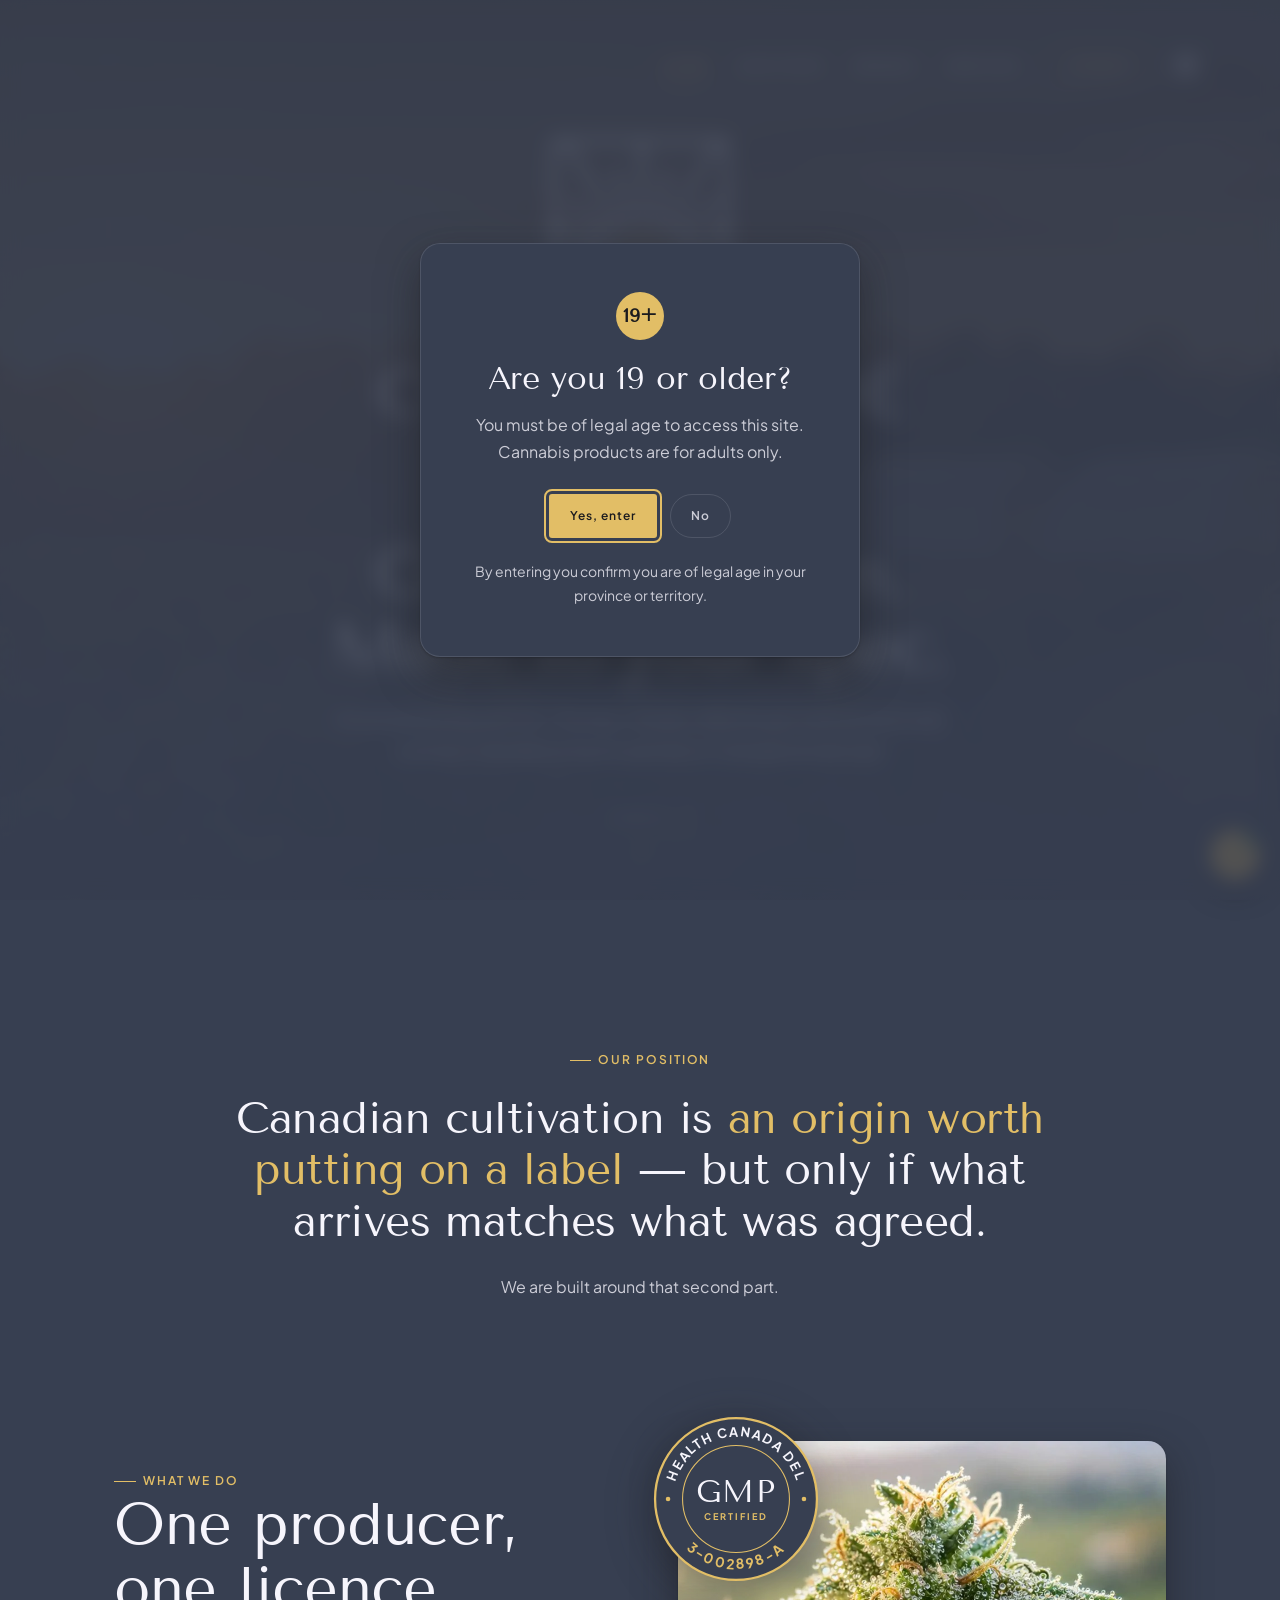
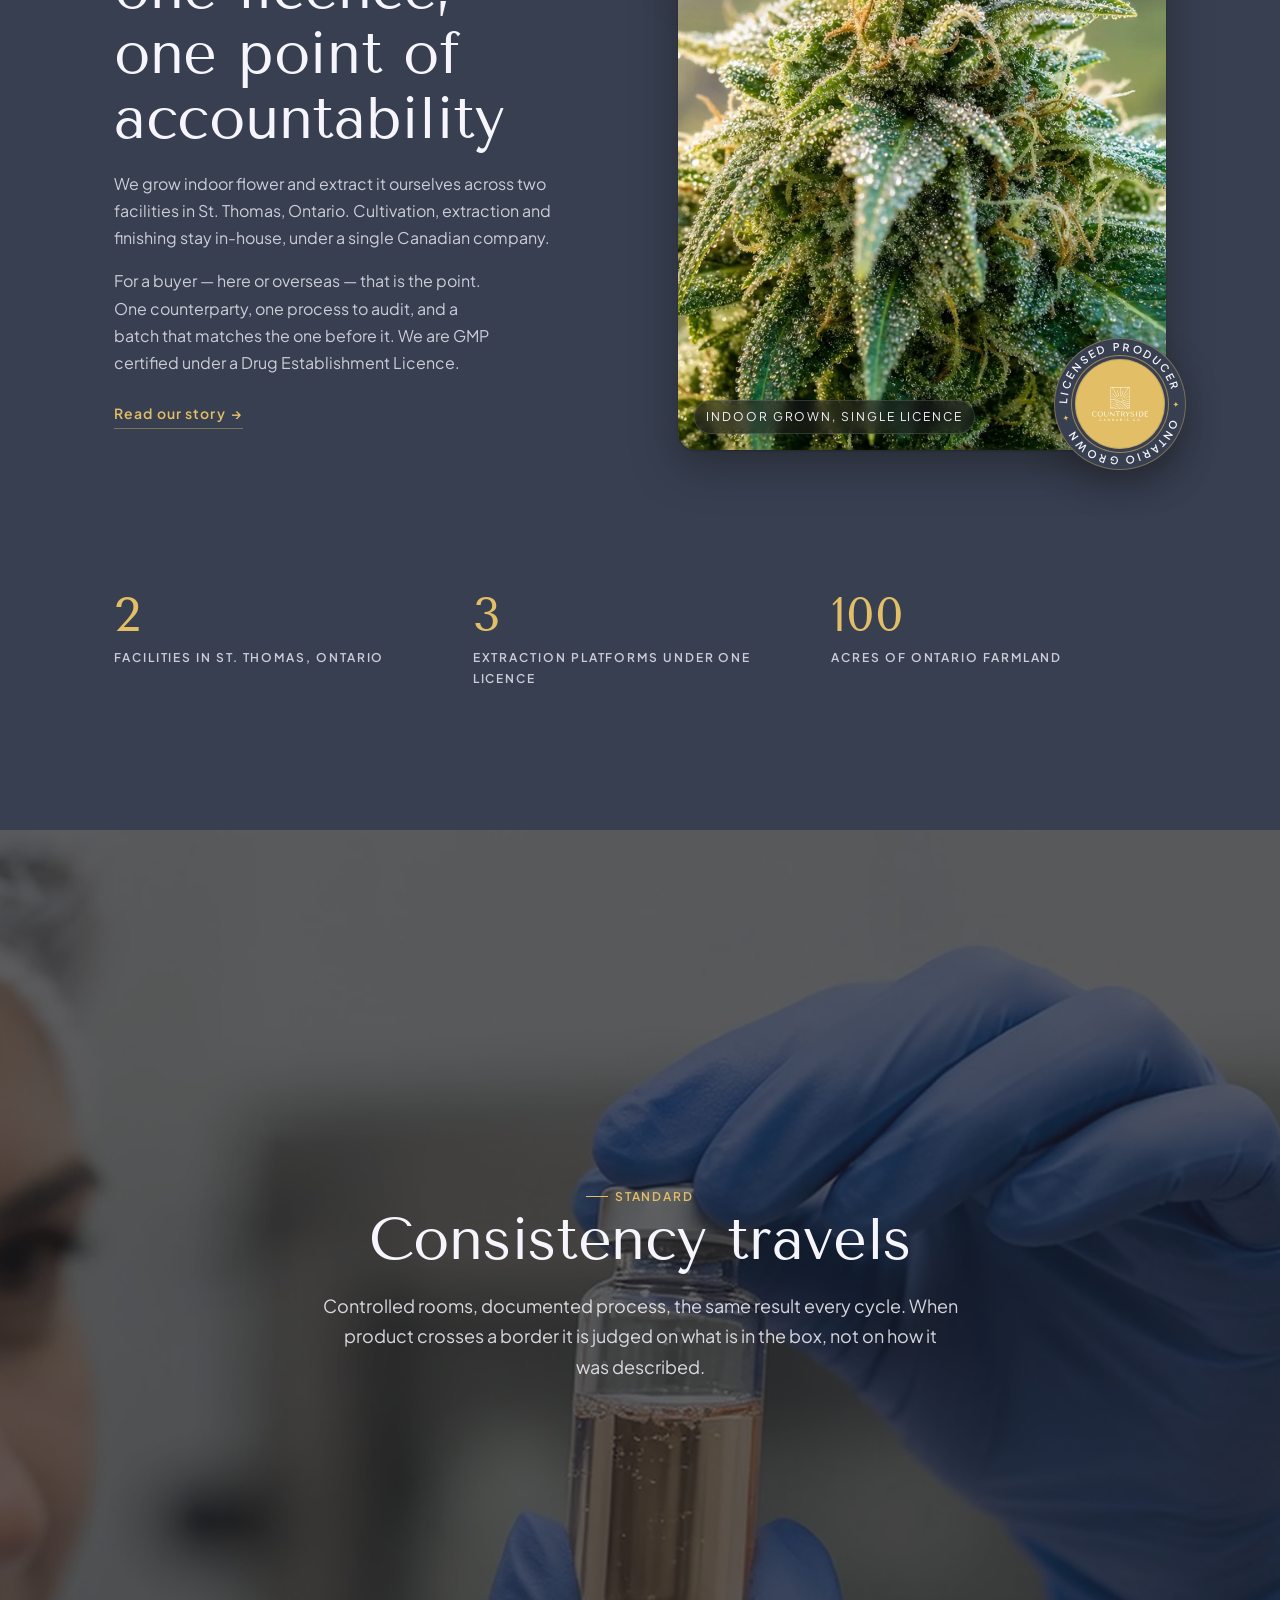
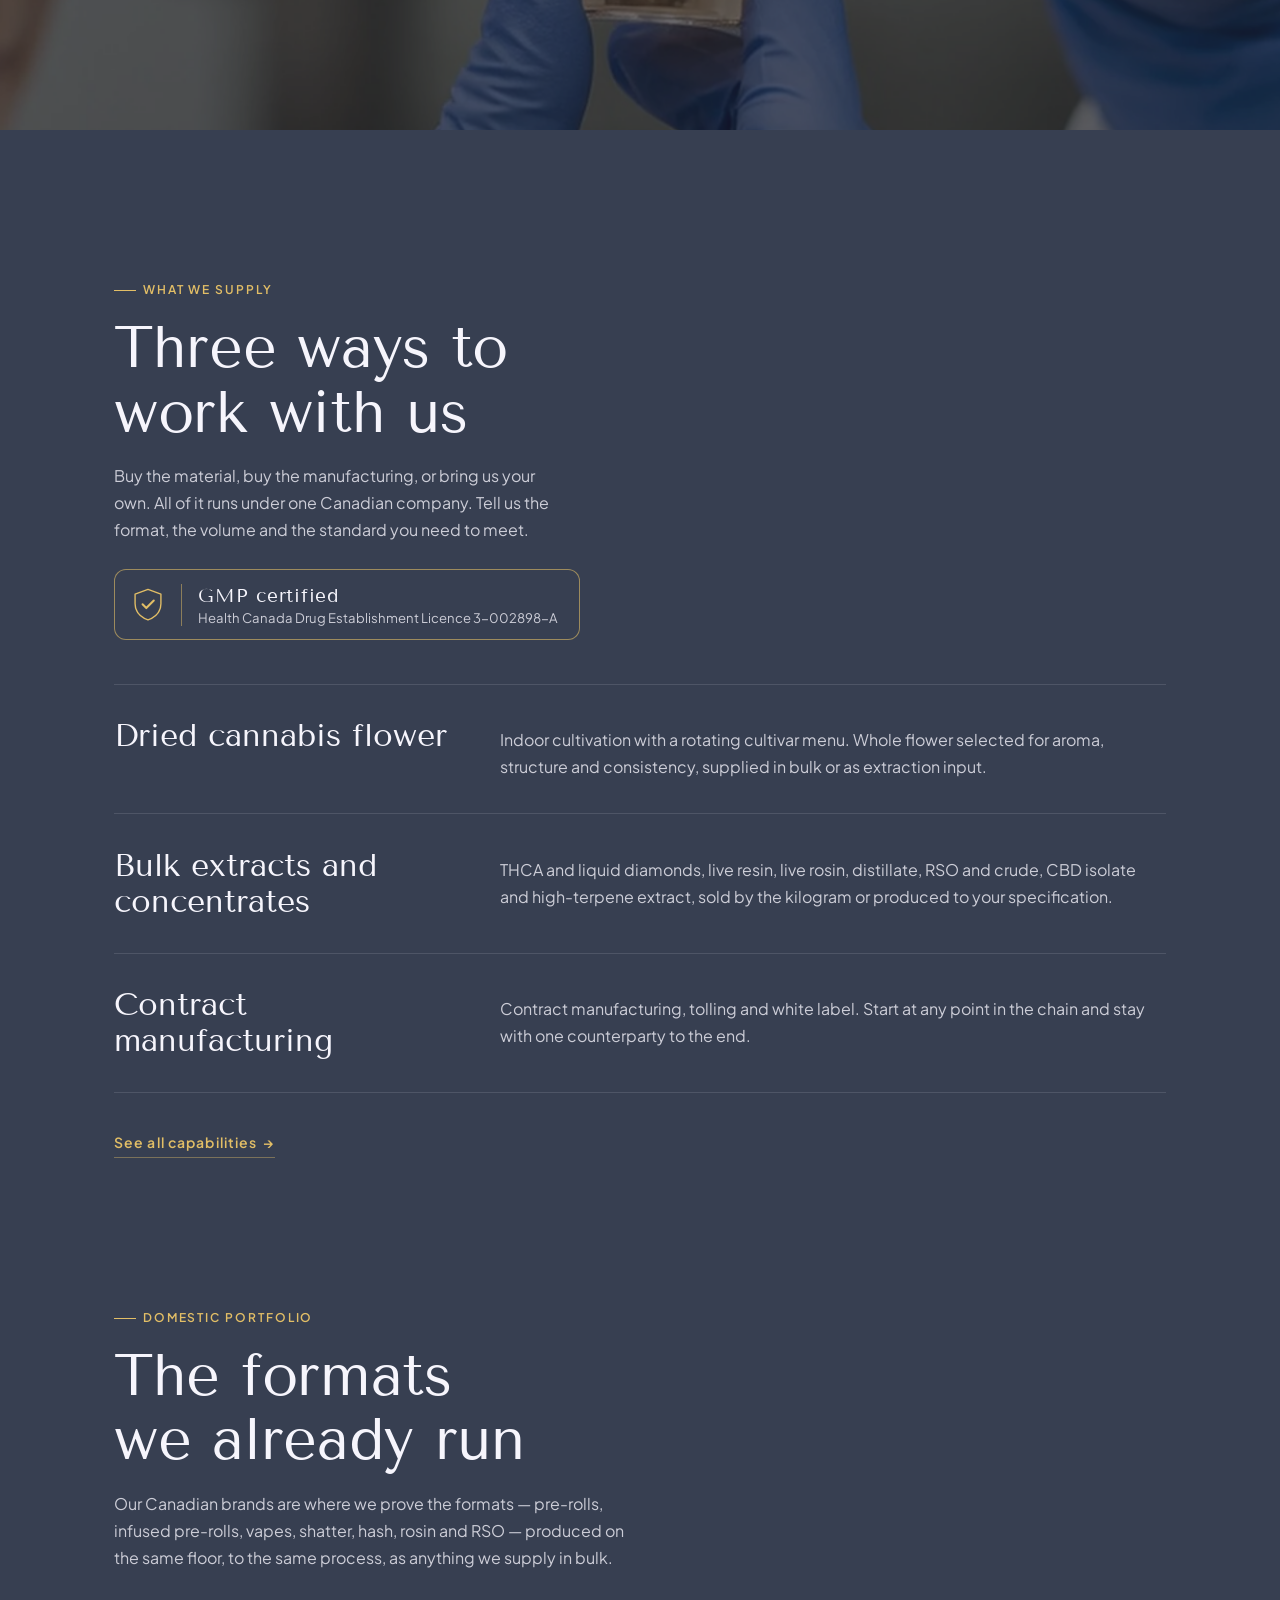
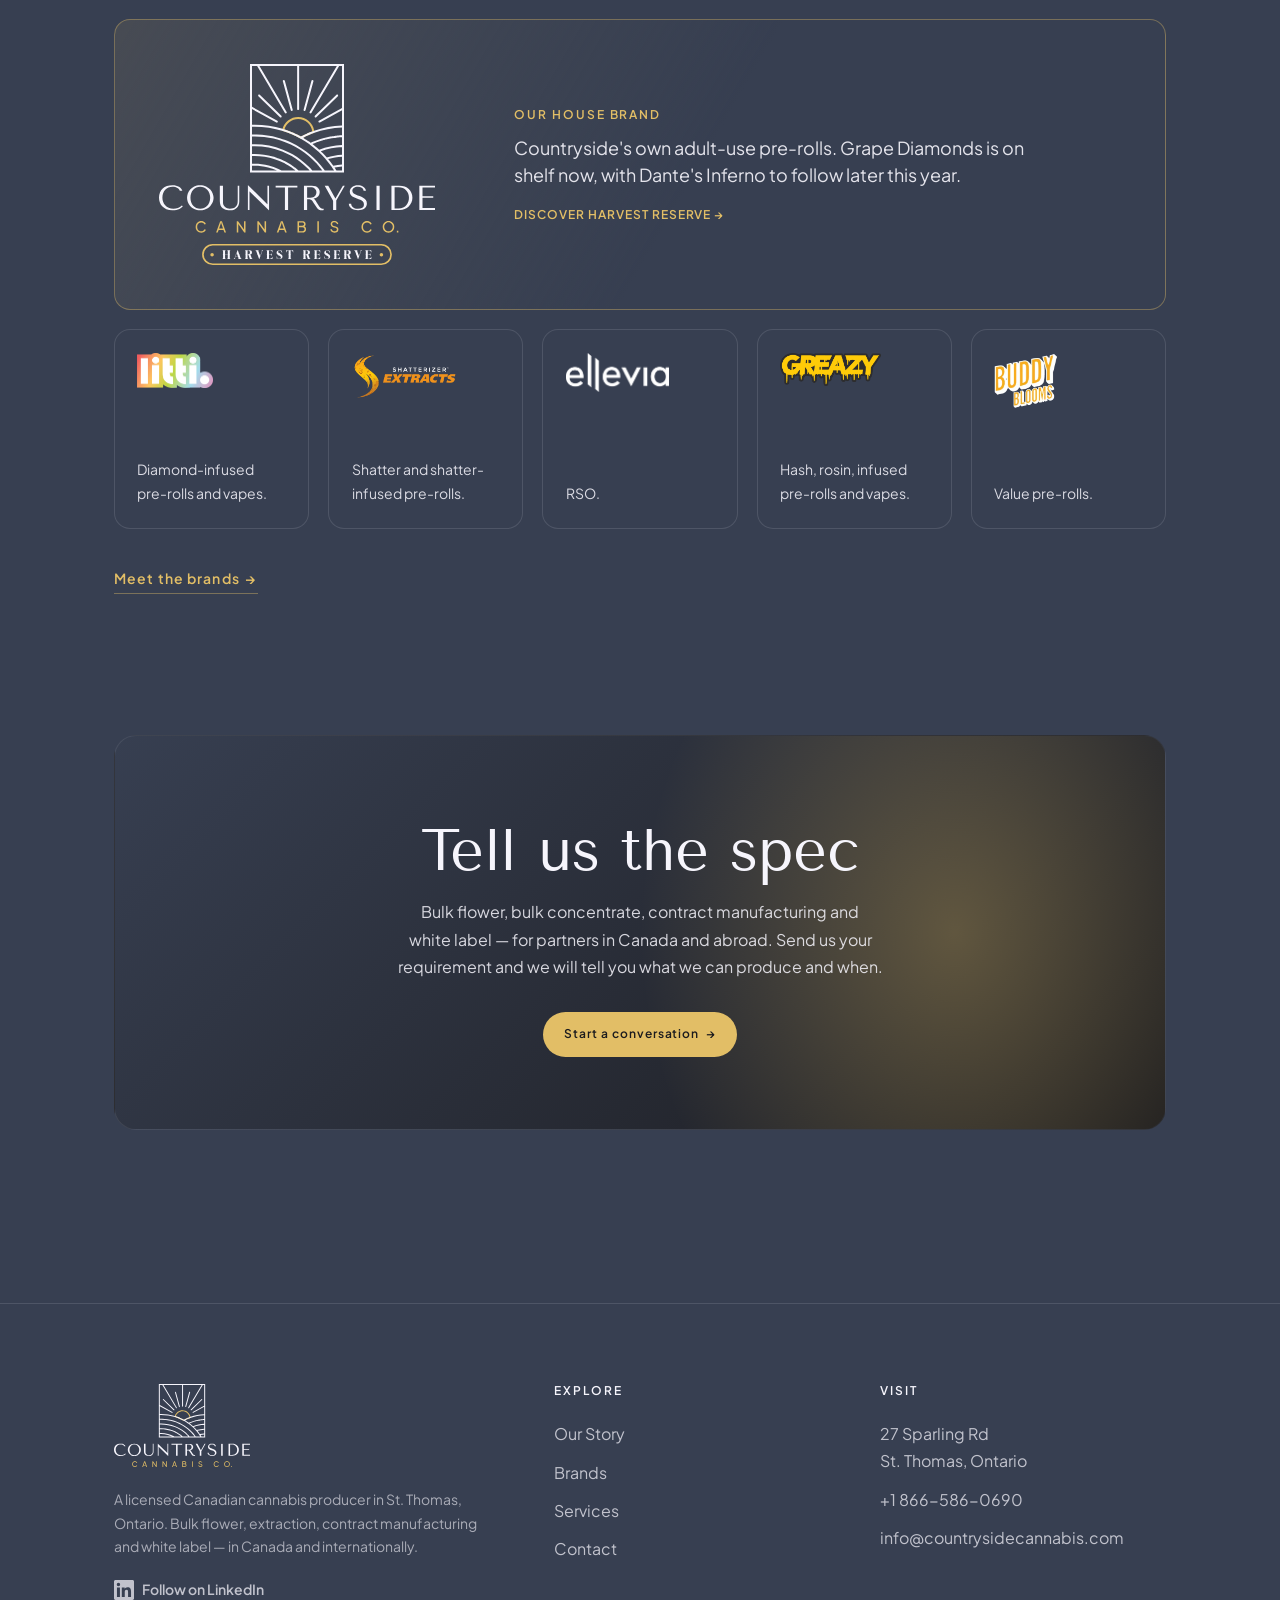
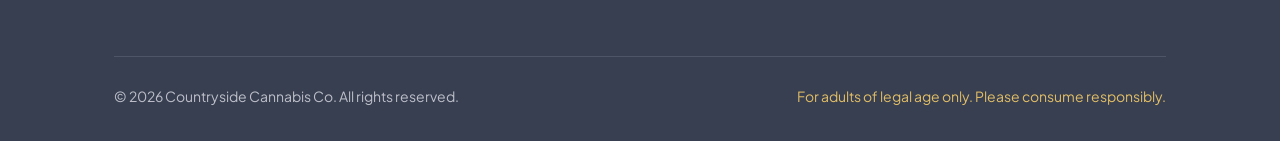
<file: site/index.html>
<!DOCTYPE html>
<html lang="en">
<head>
<meta charset="UTF-8">
<meta name="viewport" content="width=device-width, initial-scale=1.0">
<meta http-equiv="Cache-Control" content="no-cache, no-store, must-revalidate">
<meta http-equiv="Pragma" content="no-cache">
<meta http-equiv="Expires" content="0">
<title>Countryside Cannabis Co. | Bulk Cannabis Supply &amp; Contract Manufacturing</title>
<meta name="description" content="A licensed Canadian producer in St. Thomas, Ontario. Bulk flower, bulk extracts, contract manufacturing, tolling and white label for partners in Canada and internationally.">
<link rel="canonical" href="https://www.countrysidecannabis.com/">
<meta property="og:site_name" content="Countryside Cannabis Co.">
<meta property="og:title" content="Countryside Cannabis Co. | Bulk Cannabis Supply &amp; Contract Manufacturing">
<meta property="og:description" content="A licensed Canadian producer in St. Thomas, Ontario. Bulk flower, bulk extracts, contract manufacturing, tolling and white label for partners in Canada and internationally.">
<meta property="og:image" content="https://www.countrysidecannabis.com/assets/og-countryside-large-cannabis.jpg">
<meta property="og:image:width" content="1200">
<meta property="og:image:height" content="630">
<meta property="og:url" content="https://www.countrysidecannabis.com/">
<meta property="og:type" content="website">
<meta name="twitter:card" content="summary_large_image">
<link rel="icon" href="assets/favicon-brandmark-32.png" sizes="32x32" type="image/png">
<link rel="apple-touch-icon" href="assets/apple-touch-icon-brandmark.png">
<meta name="theme-color" content="#373F51">
<script type="application/ld+json">
{
  "@context": "https://schema.org",
  "@type": "Organization",
  "name": "Countryside Cannabis Co.",
  "legalName": "Countryside Cannabis Corp.",
  "alternateName": "Mera Cannabis Corp.",
  "url": "https://www.countrysidecannabis.com/",
  "logo": "https://www.countrysidecannabis.com/assets/logos/main-logo-large-cannabis/countryside-main-logo-full-colour-large-cannabis.png",
  "image": "https://www.countrysidecannabis.com/assets/og-countryside-large-cannabis.jpg",
  "description": "A licensed Canadian cannabis producer in St. Thomas, Ontario. Bulk flower, bulk extraction, contract manufacturing and white label.",
  "address": {
    "@type": "PostalAddress",
    "streetAddress": "27 Sparling Rd",
    "addressLocality": "St. Thomas",
    "addressRegion": "ON",
    "addressCountry": "CA"
  },
  "telephone": "+1-866-586-0690",
  "email": "info@countrysidecannabis.com",
  "sameAs": ["https://www.linkedin.com/company/countryside-cannabis-co/"]
}
</script>
<link rel="preconnect" href="https://fonts.googleapis.com">
<link rel="preconnect" href="https://fonts.gstatic.com" crossorigin>
<link href="https://fonts.googleapis.com/css2?family=Plus+Jakarta+Sans:wght@400;500;600;700&family=Tenor+Sans&display=swap" rel="stylesheet">
<link rel="stylesheet" href="css/site.v48.css">
<script>/* reveal-on-scroll only hides content once the site script is confirmed running */
document.documentElement.classList.add('js');setTimeout(function(){if(!window.__ccReady)document.documentElement.classList.remove('js');},2500);</script>

</head>
<body>

<a class="skip-link" href="#main">Skip to content</a>

<!-- age gate -->
<div class="agegate" id="agegate" hidden role="dialog" aria-modal="true" aria-labelledby="agegate-title" tabindex="-1">
  <div class="agegate__card">
    <div class="agegate__mark">19+</div>
    <h2 id="agegate-title">Are you 19 or older?</h2>
    <p>You must be of legal age to access this site. Cannabis products are for adults only.</p>
    <div class="agegate__actions">
      <button class="btn btn--gold" data-age="yes">Yes, enter</button>
      <button class="btn agegate__deny" data-age="no">No</button>
    </div>
    <div class="agegate__legal">By entering you confirm you are of legal age in your province or territory.</div>
  </div>
</div>

<!-- nav -->
<nav class="nav nav--home">
  <a class="nav__brand" href="index.html"><img class="nav__logo nav__logo--full" src="assets/logos/main-logo-large-cannabis/countryside-main-logo-inverse-large-cannabis.svg" alt="Countryside Cannabis Co." width="500" height="306" decoding="async"></a>
  <div class="nav__links">
    <a href="index.html" class="active">Home</a>
    <a href="about.html">Our Story</a>
    <a href="brands.html">Brands</a>
    <a href="services.html">Services</a>
    <a class="btn btn--on-dark nav__cta" href="contact.html">Connect</a>
    <a class="nav__social" href="https://www.linkedin.com/company/countryside-cannabis-co/" target="_blank" rel="noopener" aria-label="Countryside Cannabis on LinkedIn"><svg viewBox="0 0 24 24" fill="currentColor" aria-hidden="true"><path d="M20.45 20.45h-3.56v-5.57c0-1.33-.02-3.04-1.85-3.04-1.85 0-2.13 1.45-2.13 2.94v5.67H9.35V9h3.42v1.56h.05c.48-.9 1.64-1.85 3.37-1.85 3.6 0 4.27 2.37 4.27 5.46v6.28zM5.34 7.43a2.07 2.07 0 1 1 0-4.14 2.07 2.07 0 0 1 0 4.14zM7.12 20.45H3.56V9h3.56v11.45zM22.22 0H1.77C.79 0 0 .77 0 1.73v20.54C0 23.23.79 24 1.77 24h20.45c.98 0 1.78-.77 1.78-1.73V1.73C24 .77 23.2 0 22.22 0z"/></svg></a>
  </div>
  <button class="nav__toggle" aria-label="Menu">
    <svg width="26" height="26" viewBox="0 0 24 24" fill="none" stroke="currentColor" stroke-width="2"><path d="M4 7h16M4 12h16M4 17h16"/></svg>
  </button>
</nav>

<main id="main">

<!-- hero -->
<header class="hero">
  <div class="hero__bg" data-parallax="0.14">
    <img src="assets/farm-sunset-field.webp" alt="The sun setting over cannabis rows on the Countryside farm, with a tractor and hoop houses" width="1792" height="1024" decoding="async">
  </div>
  <div class="hero__inner wrap">
    <img class="hero__logo" src="assets/logos/main-logo-large-cannabis/countryside-main-logo-inverse-large-cannabis.svg" alt="" aria-hidden="true" width="500" height="306" decoding="async" fetchpriority="high">
    <h1>Canadian grown. Made to your spec.</h1>
    <p class="hero__sub">A licensed producer in St.&nbsp;Thomas, Ontario. Bulk flower, bulk extracts and contract manufacturing for partners in Canada and abroad.</p>
  </div>
  <div class="scrollcue">Scroll<span></span></div>
</header>

<!-- editorial statement -->
<section class="section statement">
  <div class="wrap reveal">
    <span class="eyebrow" style="justify-content:center">Our position</span>
    <p class="statement__lead" style="margin-top:1.4rem">Canadian cultivation is <em>an origin worth putting on a label</em> &mdash; but only if what arrives matches what was agreed.</p>
    <p class="statement__sub">We are built around that second part.</p>
  </div>
</section>

<!-- intro / what we do -->
<section class="section" style="padding-top:0">
  <div class="wrap">
    <div class="split">
      <div class="reveal">
        <span class="eyebrow">What we do</span>
        <h2>One producer, one licence, one point of accountability</h2>
        <p class="measure" style="margin-top:1.2rem">We grow indoor flower and extract it ourselves across two facilities in St.&nbsp;Thomas, Ontario. Cultivation, extraction and finishing stay in-house, under a single Canadian company.</p>
        <p class="measure" style="margin-top:1rem">For a buyer &mdash; here or overseas &mdash; that is the point. One counterparty, one process to audit, and a batch that matches the one before it. We are GMP certified under a Drug Establishment Licence.</p>
        <a class="textlink" href="about.html" style="margin-top:1.6rem">Read our story <span class="arrow">&rarr;</span></a>
      </div>
      <div class="reveal" data-delay="2">
        <div class="media-stamp">
          <div class="frame frame--tall">
            <img src="assets/macro.webp" alt="Macro view of a fresh cannabis flower covered in dew" width="1920" height="1097" loading="lazy" decoding="async">
            <span class="frame__tag">Indoor grown, single licence</span>
          </div>
<div class="delseal" role="img" aria-label="GMP certified: Health Canada Drug Establishment Licence 3-002898-A">
            <svg viewBox="0 0 220 220" aria-hidden="true">
              <circle cx="110" cy="110" r="106" fill="#373F51" stroke="#E2BE66" stroke-width="3"/>
              <circle cx="110" cy="110" r="70" fill="none" stroke="#E2BE66" stroke-width="1.4"/>
              <defs><path id="delTopA" d="M 28 110 A 82 82 0 0 1 192 110"/><path id="delBotA" d="M 18 110 A 92 92 0 0 0 202 110"/></defs>
              <text class="delseal__ring"><textPath href="#delTopA" startOffset="50%" text-anchor="middle">Health Canada DEL</textPath></text>
              <text class="delseal__ring delseal__ring--num"><textPath href="#delBotA" startOffset="50%" text-anchor="middle">3-002898-A</textPath></text>
              <circle cx="21" cy="110" r="3" fill="#E2BE66"/><circle cx="199" cy="110" r="3" fill="#E2BE66"/>
              <text class="delseal__gmp" x="110" y="114" text-anchor="middle">GMP</text>
              <text class="delseal__sub" x="110" y="137" text-anchor="middle">Certified</text>
            </svg>
          </div>
          <div class="seal" aria-hidden="true">
            <span class="seal__disc"></span>
            <svg viewBox="0 0 132 132">
              <!-- baseline at r=53 centres the caps in the band; textLength = 2&pi;&middot;53 so the ring closes evenly -->
              <defs><path id="sealring" d="M66,66 m-53,0 a53,53 0 1,1 106,0 a53,53 0 1,1 -106,0"></path></defs>
              <text><textPath href="#sealring" startOffset="0" textLength="333" lengthAdjust="spacing">Licensed Producer&#160;&#160;<tspan class="seal__dot">&#10022;</tspan>&#160;&#160;Ontario Grown&#160;&#160;<tspan class="seal__dot">&#10022;</tspan>&#160;&#160;</textPath></text>
            </svg>
            <img class="seal__mark" src="assets/logos/main-logo-large-cannabis/countryside-main-logo-white-large-cannabis.svg" alt="" width="500" height="306" loading="lazy" decoding="async">
          </div>
        </div>
      </div>
    </div>
  </div>
</section>

<!-- stats -->
<section class="section" style="padding-top:0">
  <div class="wrap">
    <div class="stats">
      <div class="reveal">
        <div class="stat__n">2</div>
        <div class="stat__l">Facilities in St.&nbsp;Thomas, Ontario</div>
      </div>
      <div class="reveal" data-delay="1">
        <div class="stat__n">3</div>
        <div class="stat__l">Extraction platforms under one licence</div>
      </div>
      <div class="reveal" data-delay="2">
        <div class="stat__n">100</div>
        <div class="stat__l">Acres of Ontario farmland</div>
      </div>
    </div>
  </div>
</section>

<!-- parallax statement -->
<section class="parallax parallax--full">
  <div class="parallax__bg" data-parallax="0.18"><img src="assets/qc-lab.webp" alt="A scientist in a lab coat inspecting an amber sample vial" width="2560" height="1440" loading="lazy" decoding="async"></div>
  <div class="wrap reveal">
    <span class="eyebrow" style="justify-content:center">Standard</span>
    <h2>Consistency travels</h2>
    <p>Controlled rooms, documented process, the same result every cycle. When product crosses a border it is judged on what is in the box, not on how it was described.</p>
  </div>
</section>

<!-- services teaser -->
<section class="section">
  <div class="wrap">
    <div class="kicker-head reveal">
      <span class="eyebrow">What we supply</span>
      <h2>Three ways to work with us</h2>
      <p>Buy the material, buy the manufacturing, or bring us your own. All of it runs under one Canadian company. Tell us the format, the volume and the standard you need to meet.</p>
    </div>
    <div class="delstrip reveal" role="img" aria-label="GMP certified: Health Canada Drug Establishment Licence 3-002898-A">
      <svg class="delstrip__icon" viewBox="0 0 100 104" aria-hidden="true"><path d="M50 6 L88 20 V48 C88 72 71 88 50 96 C29 88 12 72 12 48 V20 Z" fill="none" stroke="#E2BE66" stroke-width="4" stroke-linejoin="round"/><path d="M34 50 L45 61 L67 39" fill="none" stroke="#E2BE66" stroke-width="6" stroke-linecap="round" stroke-linejoin="round"/></svg>
      <span class="delstrip__text"><b>GMP certified</b><span>Health Canada Drug Establishment Licence 3-002898-A</span></span>
    </div>
    <dl class="spec spec--lead reveal">
      <div class="spec__row"><dt class="spec__term">Dried cannabis flower</dt><dd><p>Indoor cultivation with a rotating cultivar menu. Whole flower selected for aroma, structure and consistency, supplied in bulk or as extraction input.</p></dd></div>
      <div class="spec__row"><dt class="spec__term">Bulk extracts and concentrates</dt><dd><p>THCA and liquid diamonds, live resin, live rosin, distillate, RSO and crude, CBD isolate and high-terpene extract, sold by the kilogram or produced to your specification.</p></dd></div>
      <div class="spec__row"><dt class="spec__term">Contract manufacturing</dt><dd><p>Contract manufacturing, tolling and white label. Start at any point in the chain and stay with one counterparty to the end.</p></dd></div>
    </dl>
    <div class="reveal" style="margin-top:2.2rem">
      <a class="textlink" href="services.html">See all capabilities <span class="arrow">&rarr;</span></a>
    </div>
  </div>
</section>

<!-- brands teaser -->
<section class="section" style="padding-top:0">
  <div class="wrap">
    <div class="kicker-head reveal">
      <span class="eyebrow">Domestic portfolio</span>
      <h2>The formats we already run</h2>
      <p>Our Canadian brands are where we prove the formats &mdash; pre-rolls, infused pre-rolls, vapes, shatter, hash, rosin and RSO &mdash; produced on the same floor, to the same process, as anything we supply in bulk.</p>
    </div>
    <div class="brandcards">
      <a class="brandcard brandcard--feature reveal" style="--brand:#E2BE66" href="brands.html#harvest-reserve">
        <div class="brandcard__inner">
          <img class="brandcard__hr" src="assets/logo-harvest-reserve.svg" alt="Countryside Cannabis Co. Harvest Reserve" width="1000" height="732" decoding="async">
          <div class="brandcard__copy"><span class="brandcard__kicker">Our house brand</span><p class="brandcard__lead">Countryside's own adult-use pre-rolls. Grape Diamonds is on shelf now, with Dante's Inferno to follow later this year.</p><span class="brandcard__more">Discover Harvest Reserve <span class="arrow">&rarr;</span></span></div>
        </div>
      </a>
      <a class="brandcard reveal" data-delay="1" style="--brand:#f79562" href="https://litti.ca" target="_blank" rel="noopener">
        <div class="brandcard__inner"><img class="brandcard__logo" src="assets/logo-litti.png" alt="Litti" width="1201" height="563" loading="lazy" decoding="async"><p>Diamond-infused pre-rolls and vapes.</p></div>
      </a>
      <a class="brandcard reveal" data-delay="1" style="--brand:#f4a018" href="https://shatterizerextracts.ca" target="_blank" rel="noopener">
        <div class="brandcard__inner"><img class="brandcard__logo" src="assets/logo-shatterizer.png" alt="Shatterizer Extracts" width="1529" height="686" loading="lazy" decoding="async"><p>Shatter and shatter-infused pre-rolls.</p></div>
      </a>
      <a class="brandcard reveal" data-delay="2" style="--brand:#aec7a6" href="https://ellevia.ca" target="_blank" rel="noopener">
        <div class="brandcard__inner"><img class="brandcard__logo" src="assets/logo-ellevia.webp" alt="Ellevia" width="1652" height="635" loading="lazy" decoding="async"><p>RSO.</p></div>
      </a>
      <a class="brandcard reveal" style="--brand:#fdca08" href="https://greazy.ca" target="_blank" rel="noopener">
        <div class="brandcard__inner"><img class="brandcard__logo" src="assets/logo-greazy.png" alt="Greazy" width="1469" height="484" loading="lazy" decoding="async"><p>Hash, rosin, infused pre-rolls and vapes.</p></div>
      </a>
      <a class="brandcard reveal" data-delay="1" style="--brand:#f1ae2f" href="https://buddyblooms.ca" target="_blank" rel="noopener">
        <div class="brandcard__inner"><img class="brandcard__logo" src="mrb4xfz6-BuddyBlooms-White-02.webp" alt="BuddyBlooms" width="214" height="188" loading="lazy" decoding="async"><p>Value pre-rolls.</p></div>
      </a>
    </div>
    <div class="reveal" style="margin-top:2.2rem">
      <a class="textlink" href="brands.html">Meet the brands <span class="arrow">&rarr;</span></a>
    </div>
  </div>
</section>

<!-- CTA -->
<section class="section" style="padding-top:0">
  <div class="wrap">
    <div class="cta reveal">
      <span class="eyebrow">Start here</span>
      <h2>Tell us the spec</h2>
      <p>Bulk flower, bulk concentrate, contract manufacturing and white label &mdash; for partners in Canada and abroad. Send us your requirement and we will tell you what we can produce and when.</p>
      <div class="cta__actions">
        <a class="btn btn--gold" href="contact.html">Start a conversation <span class="arrow">&rarr;</span></a>
      </div>
    </div>
  </div>
</section>

</main>

<!-- footer -->
<footer class="footer">
  <div class="wrap">
    <div class="footer__top">
      <div>
        <div class="footer__brand"><img class="footer__logo" src="assets/logos/main-logo-large-cannabis/countryside-main-logo-inverse-large-cannabis.svg" alt="Countryside Cannabis Co." width="500" height="306" loading="lazy" decoding="async"></div>
        <p>A licensed Canadian cannabis producer in St.&nbsp;Thomas, Ontario. Bulk flower, extraction, contract manufacturing and white label &mdash; in Canada and internationally.</p>
        <a class="footer__social" href="https://www.linkedin.com/company/countryside-cannabis-co/" target="_blank" rel="noopener"><svg viewBox="0 0 24 24" fill="currentColor" aria-hidden="true"><path d="M20.45 20.45h-3.56v-5.57c0-1.33-.02-3.04-1.85-3.04-1.85 0-2.13 1.45-2.13 2.94v5.67H9.35V9h3.42v1.56h.05c.48-.9 1.64-1.85 3.37-1.85 3.6 0 4.27 2.37 4.27 5.46v6.28zM5.34 7.43a2.07 2.07 0 1 1 0-4.14 2.07 2.07 0 0 1 0 4.14zM7.12 20.45H3.56V9h3.56v11.45zM22.22 0H1.77C.79 0 0 .77 0 1.73v20.54C0 23.23.79 24 1.77 24h20.45c.98 0 1.78-.77 1.78-1.73V1.73C24 .77 23.2 0 22.22 0z"/></svg> Follow on LinkedIn</a>
      </div>
      <div class="footer__col">
        <h4>Explore</h4>
        <a href="about.html">Our Story</a>
        <a href="brands.html">Brands</a>
        <a href="services.html">Services</a>
        <a href="contact.html">Contact</a>
      </div>
      <div class="footer__col">
        <h4>Visit</h4>
        <a href="contact.html">27 Sparling Rd<br>St.&nbsp;Thomas, Ontario</a>
        <a href="tel:+18665860690">+1 866-586-0690</a>
        <a href="mailto:info@countrysidecannabis.com">info@countrysidecannabis.com</a>
      </div>
    </div>
    <div class="footer__bottom">
      <span>&copy; <span id="year">2026</span> Countryside Cannabis Co. All rights reserved.</span>
      <span class="leaf">For adults of legal age only. Please consume responsibly.</span>
    </div>
  </div>
</footer>

<script src="js/site.v16.js"></script>
</body>
</html>
</file>
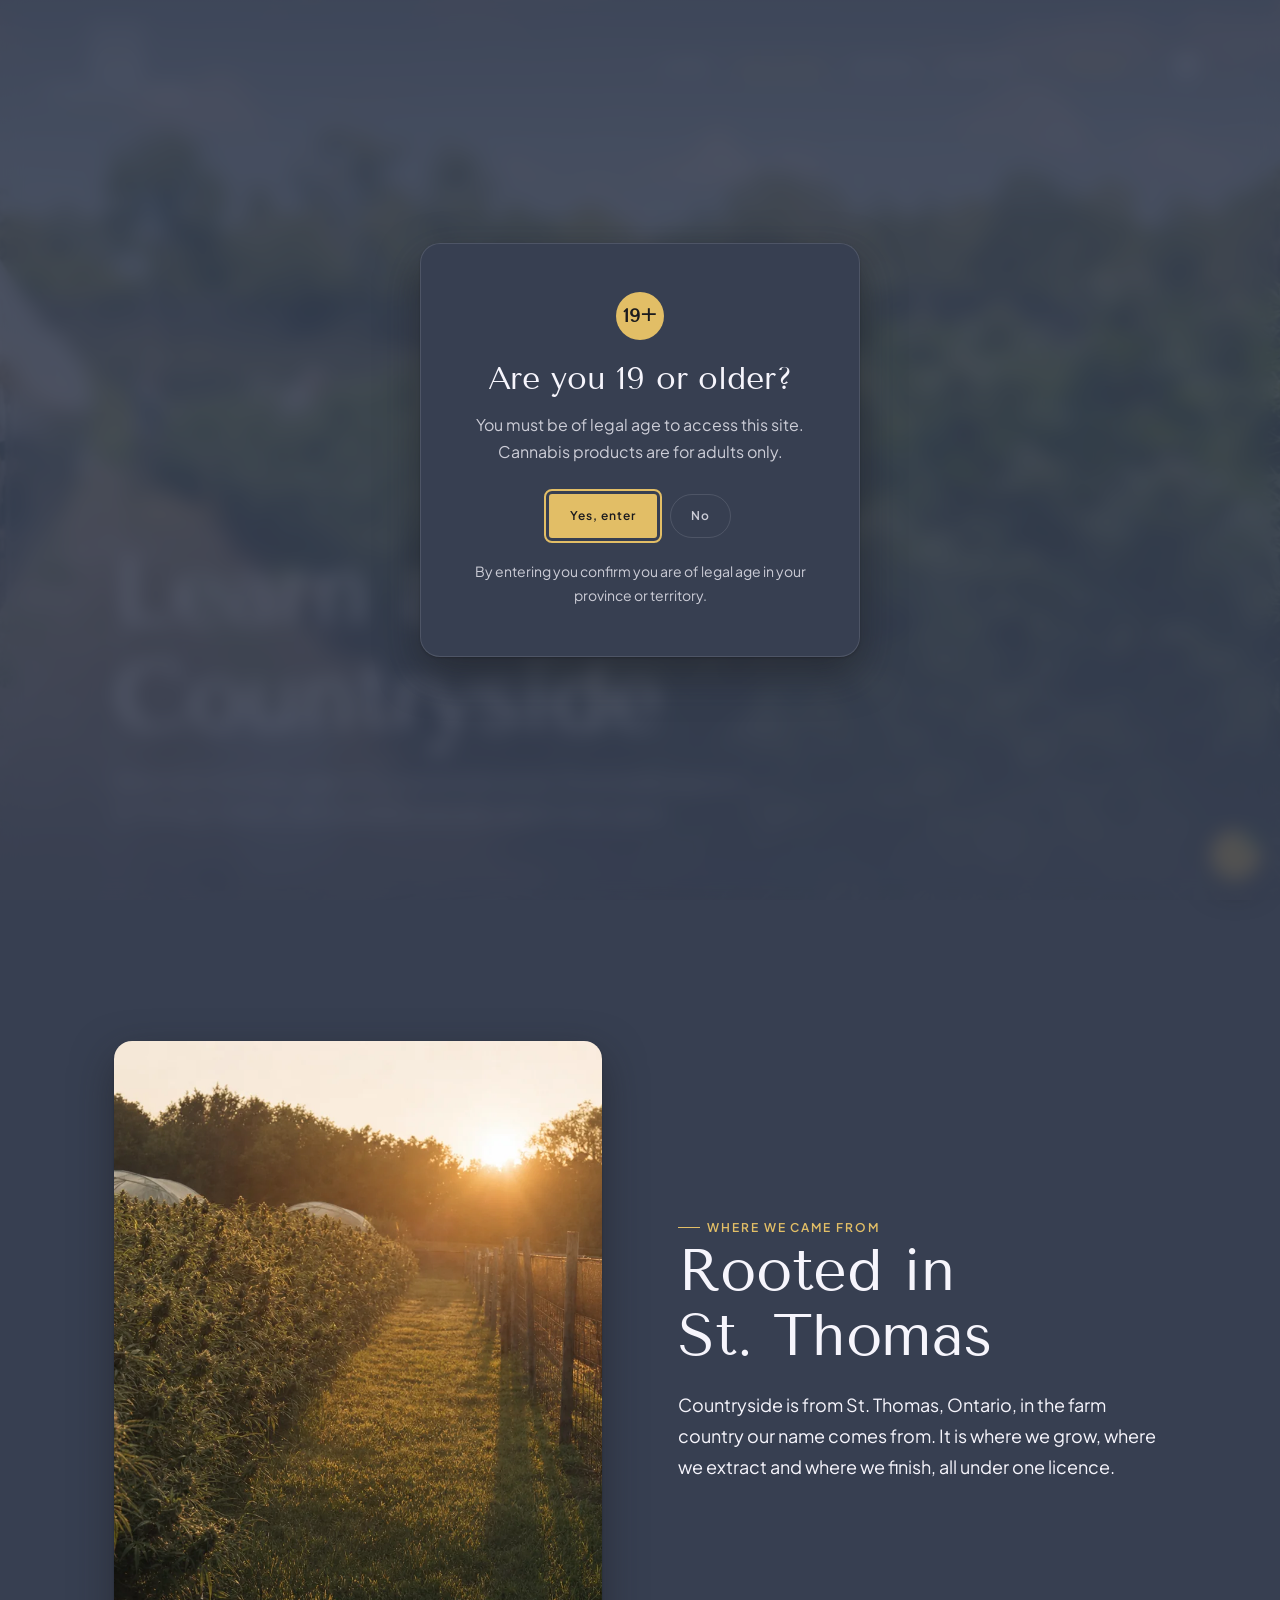
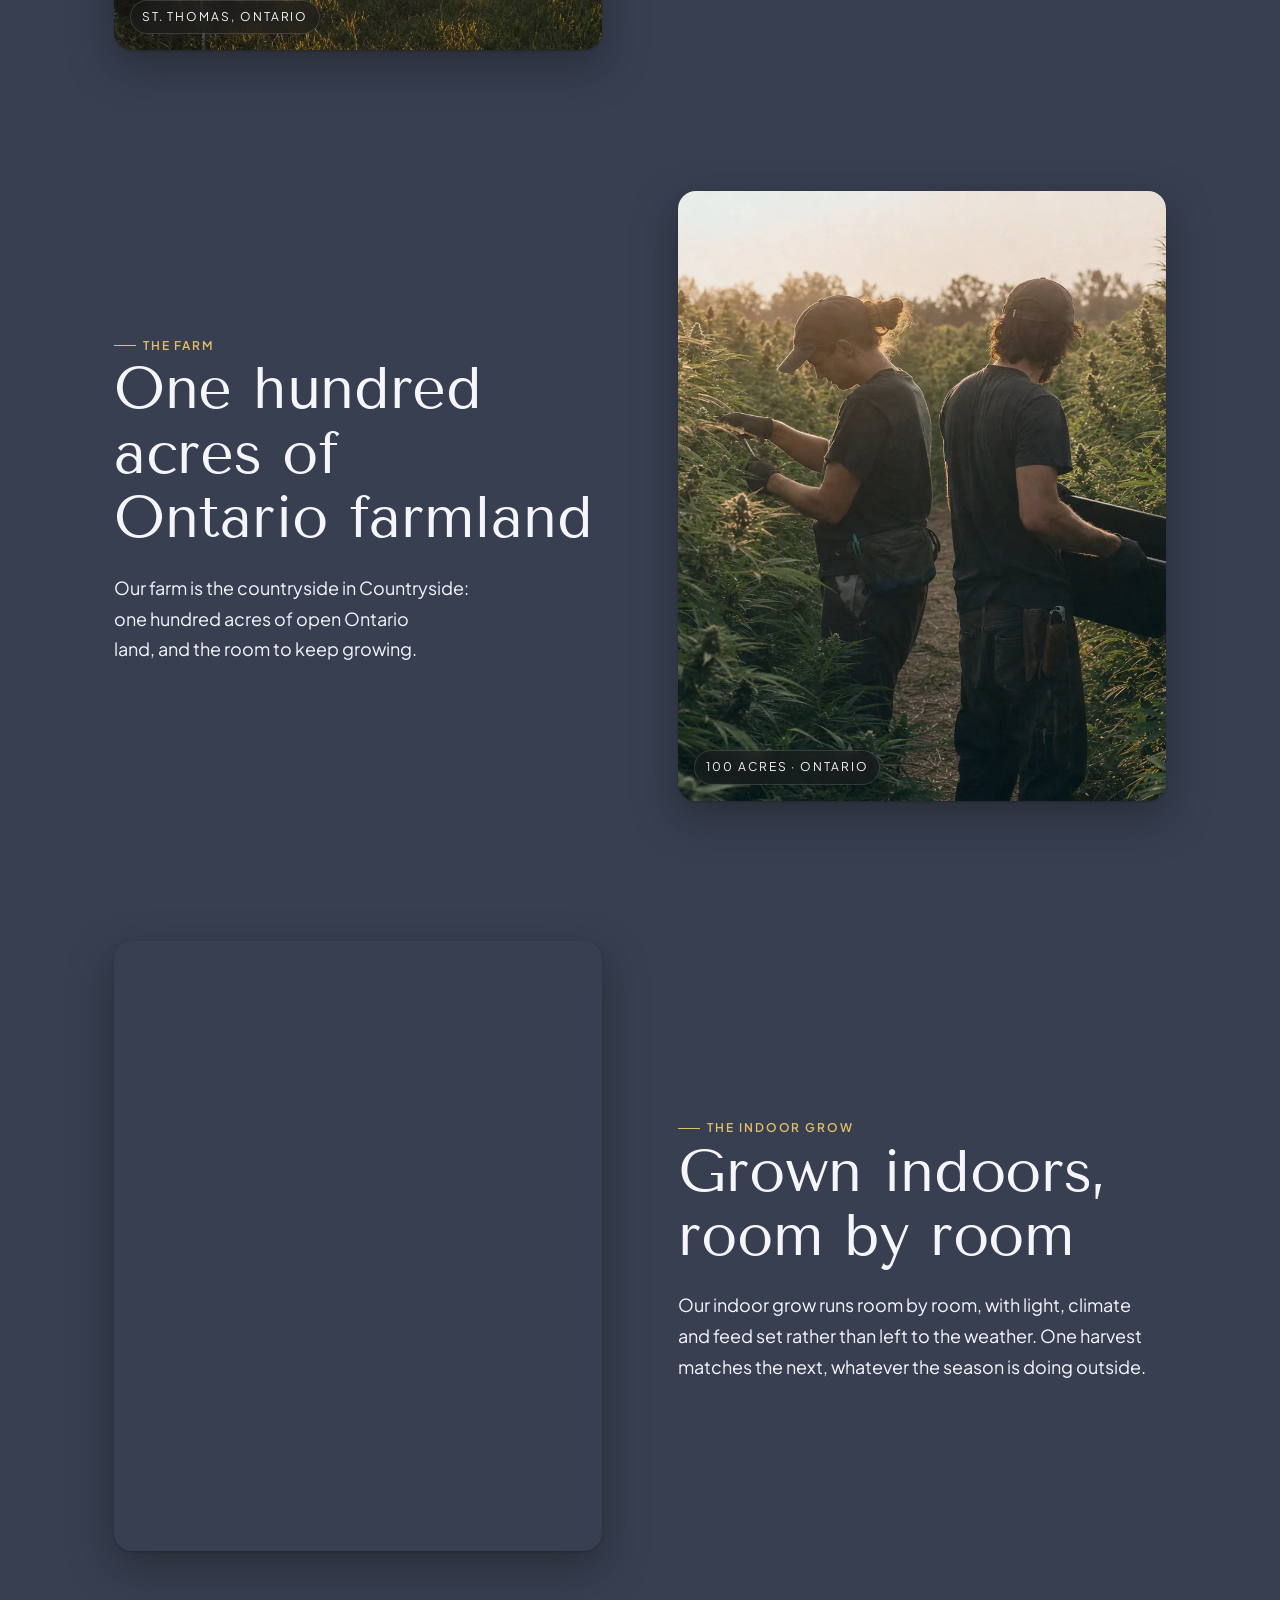
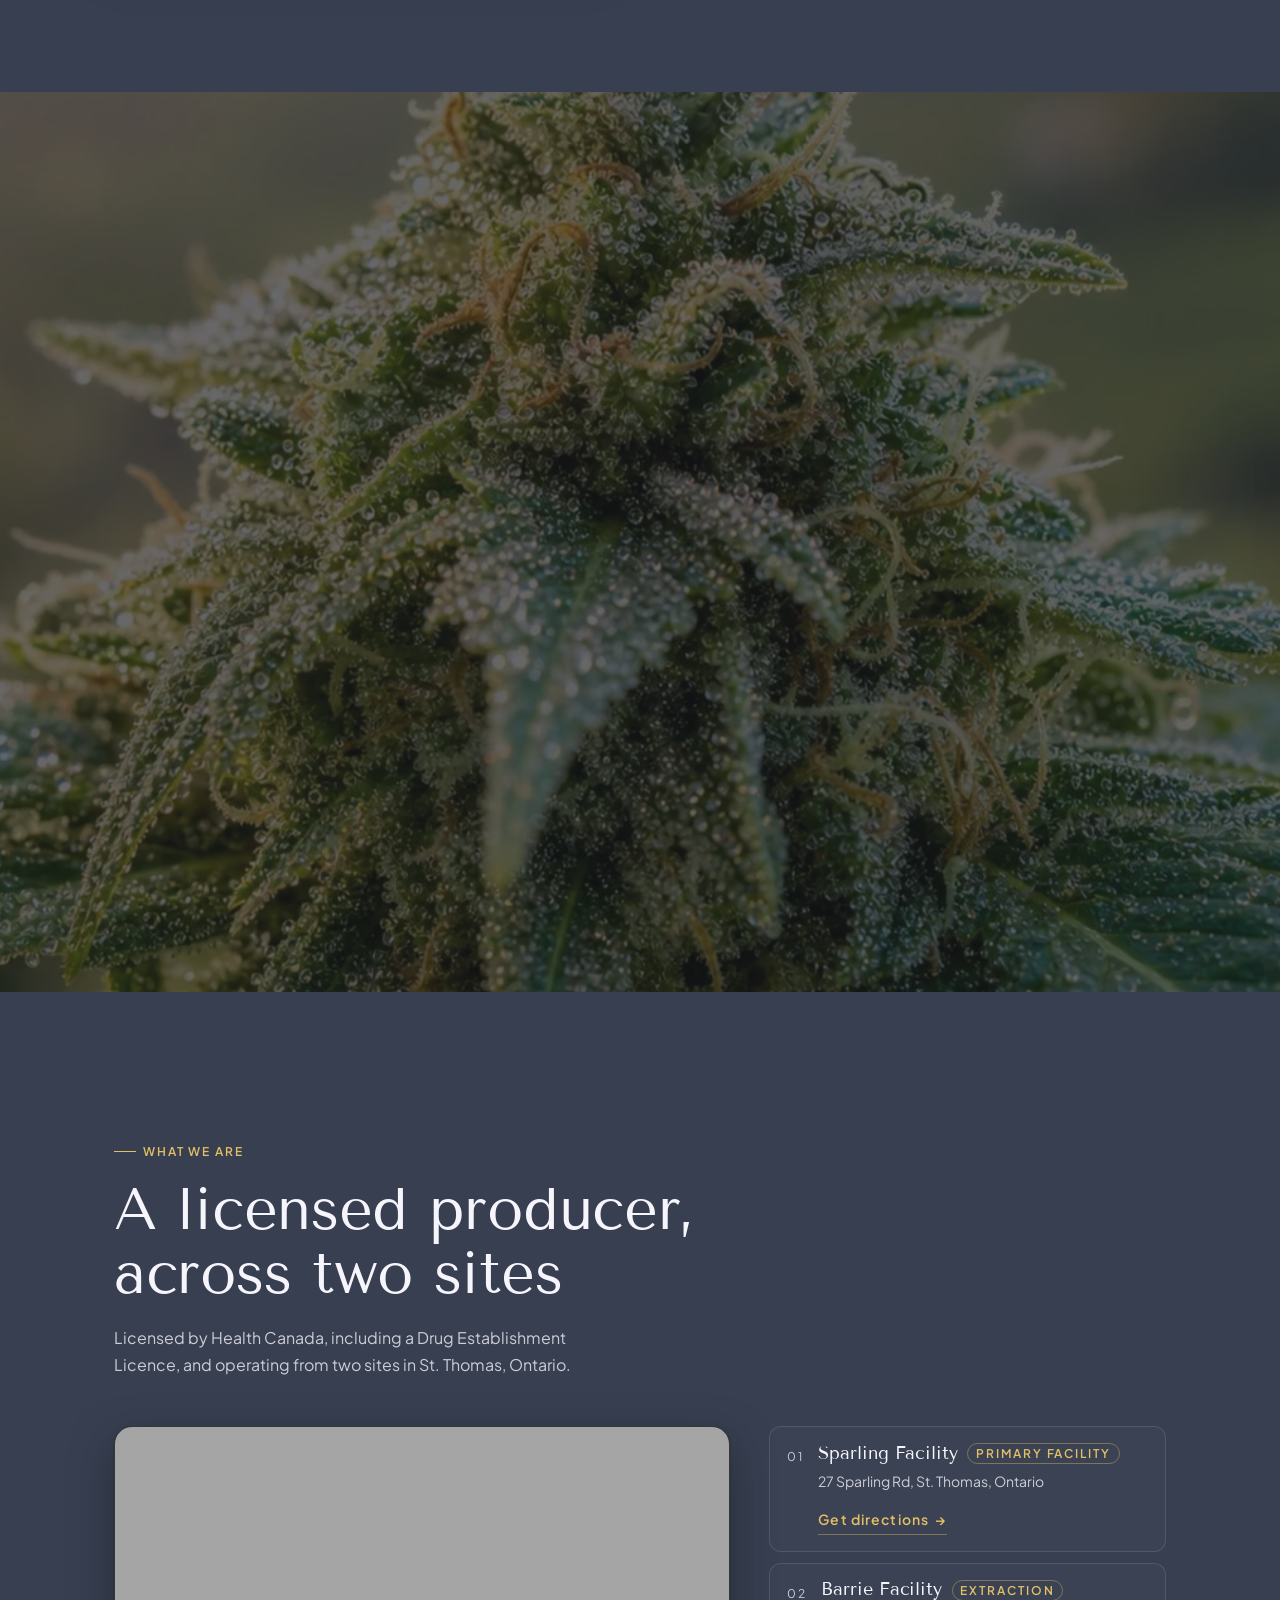
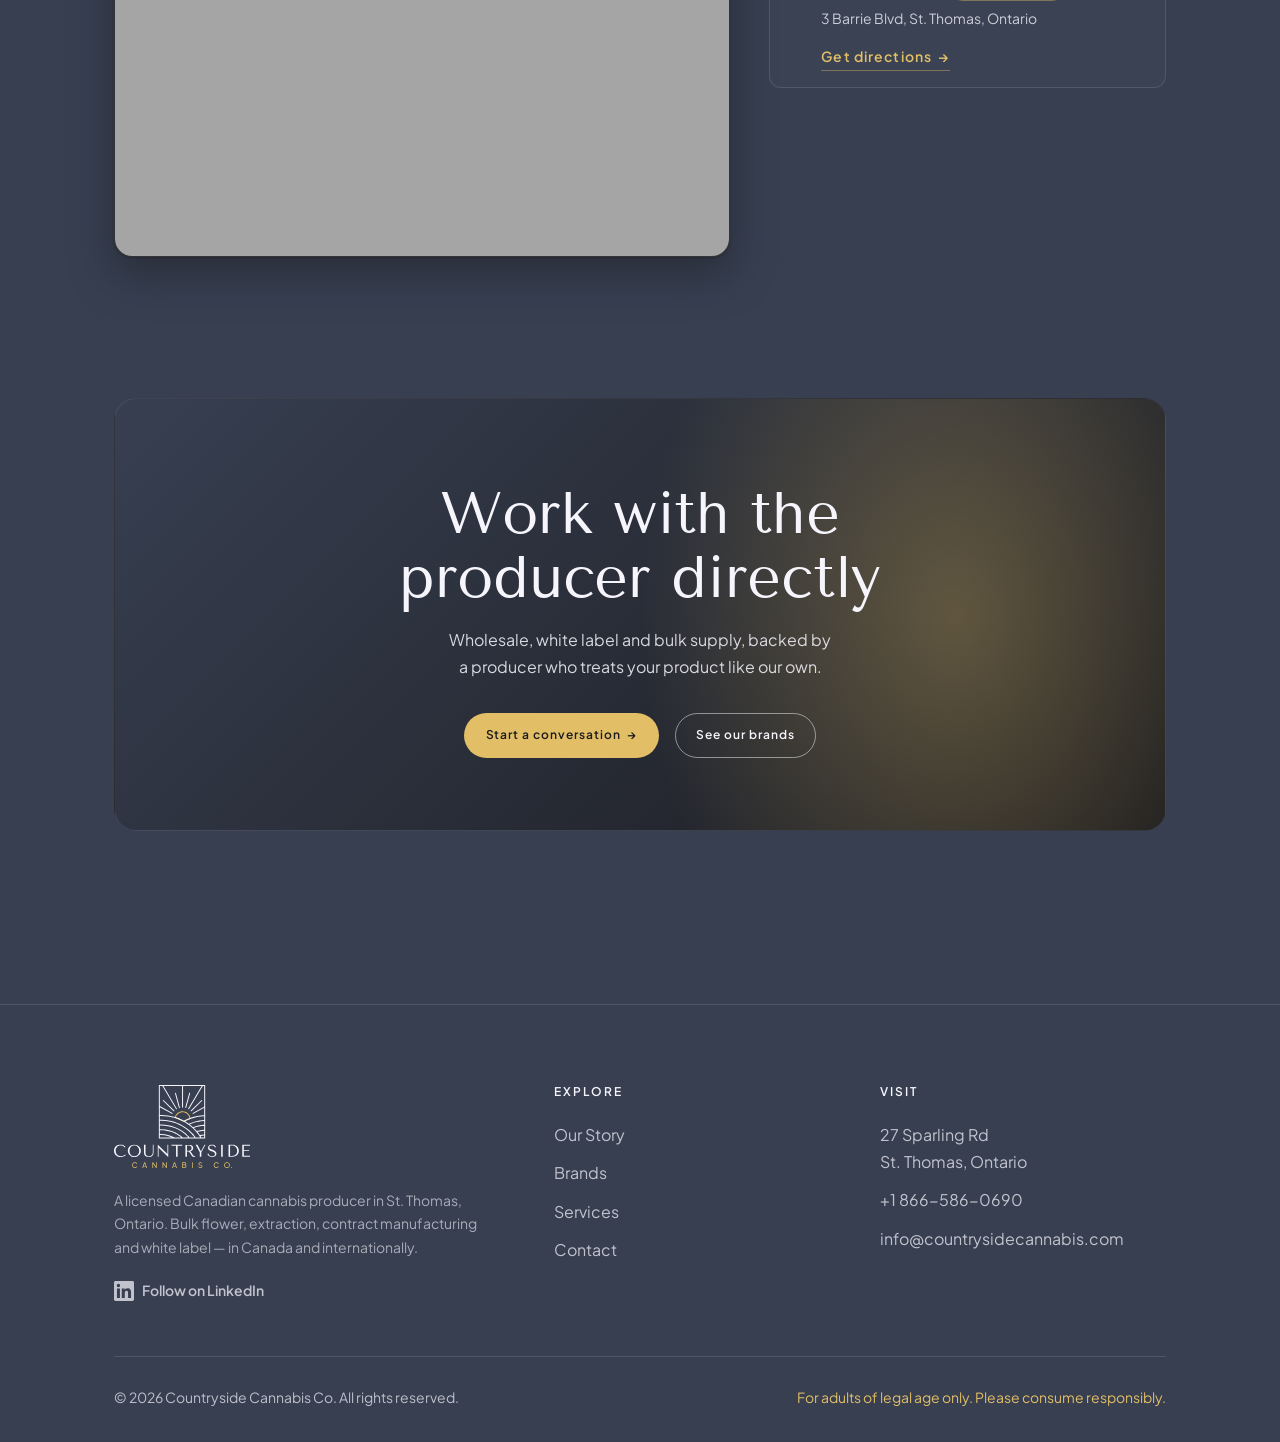
<file: site/about.html>
<!DOCTYPE html>
<html lang="en">
<head>
<meta charset="UTF-8">
<meta name="viewport" content="width=device-width, initial-scale=1.0">
<meta http-equiv="Cache-Control" content="no-cache, no-store, must-revalidate">
<meta http-equiv="Pragma" content="no-cache">
<meta http-equiv="Expires" content="0">
<title>Our Story | Countryside Cannabis Co.</title>
<meta name="description" content="Countryside Cannabis Co. is a licensed producer in St. Thomas, Ontario, running cultivation, extraction and finishing across two sites under a single licence.">
<link rel="canonical" href="https://www.countrysidecannabis.com/about.html">
<meta property="og:site_name" content="Countryside Cannabis Co.">
<meta property="og:title" content="Our Story | Countryside Cannabis Co.">
<meta property="og:description" content="Countryside Cannabis Co. is a licensed producer in St. Thomas, Ontario, running cultivation, extraction and finishing across two sites under a single licence.">
<meta property="og:image" content="https://www.countrysidecannabis.com/assets/og-countryside-large-cannabis.jpg">
<meta property="og:image:width" content="1200">
<meta property="og:image:height" content="630">
<meta property="og:url" content="https://www.countrysidecannabis.com/about.html">
<meta property="og:type" content="website">
<meta name="twitter:card" content="summary_large_image">
<link rel="icon" href="assets/favicon-brandmark-32.png" sizes="32x32" type="image/png">
<link rel="apple-touch-icon" href="assets/apple-touch-icon-brandmark.png">
<meta name="theme-color" content="#373F51">
<link rel="preconnect" href="https://fonts.googleapis.com">
<link rel="preconnect" href="https://fonts.gstatic.com" crossorigin>
<link href="https://fonts.googleapis.com/css2?family=Plus+Jakarta+Sans:wght@400;500;600;700&family=Tenor+Sans&display=swap" rel="stylesheet">
<link rel="stylesheet" href="css/site.v48.css">
<script>/* reveal-on-scroll only hides content once the site script is confirmed running */
document.documentElement.classList.add('js');setTimeout(function(){if(!window.__ccReady)document.documentElement.classList.remove('js');},2500);</script>

</head>
<body>

<a class="skip-link" href="#main">Skip to content</a>

<!-- age gate -->
<div class="agegate" id="agegate" hidden role="dialog" aria-modal="true" aria-labelledby="agegate-title" tabindex="-1">
  <div class="agegate__card">
    <div class="agegate__mark">19+</div>
    <h2 id="agegate-title">Are you 19 or older?</h2>
    <p>You must be of legal age to access this site. Cannabis products are for adults only.</p>
    <div class="agegate__actions">
      <button class="btn btn--gold" data-age="yes">Yes, enter</button>
      <button class="btn agegate__deny" data-age="no">No</button>
    </div>
    <div class="agegate__legal">By entering you confirm you are of legal age in your province or territory.</div>
  </div>
</div>

<nav class="nav">
  <a class="nav__brand" href="index.html"><img class="nav__logo nav__logo--full" src="assets/logos/main-logo-large-cannabis/countryside-main-logo-inverse-large-cannabis.svg" alt="Countryside Cannabis Co." width="500" height="306" decoding="async"></a>
  <div class="nav__links">
    <a href="index.html">Home</a>
    <a href="about.html" class="active">Our Story</a>
    <a href="brands.html">Brands</a>
    <a href="services.html">Services</a>
    <a class="btn btn--on-dark nav__cta" href="contact.html">Connect</a>
    <a class="nav__social" href="https://www.linkedin.com/company/countryside-cannabis-co/" target="_blank" rel="noopener" aria-label="Countryside Cannabis on LinkedIn"><svg viewBox="0 0 24 24" fill="currentColor" aria-hidden="true"><path d="M20.45 20.45h-3.56v-5.57c0-1.33-.02-3.04-1.85-3.04-1.85 0-2.13 1.45-2.13 2.94v5.67H9.35V9h3.42v1.56h.05c.48-.9 1.64-1.85 3.37-1.85 3.6 0 4.27 2.37 4.27 5.46v6.28zM5.34 7.43a2.07 2.07 0 1 1 0-4.14 2.07 2.07 0 0 1 0 4.14zM7.12 20.45H3.56V9h3.56v11.45zM22.22 0H1.77C.79 0 0 .77 0 1.73v20.54C0 23.23.79 24 1.77 24h20.45c.98 0 1.78-.77 1.78-1.73V1.73C24 .77 23.2 0 22.22 0z"/></svg></a>
  </div>
  <button class="nav__toggle" aria-label="Menu">
    <svg width="26" height="26" viewBox="0 0 24 24" fill="none" stroke="currentColor" stroke-width="2"><path d="M4 7h16M4 12h16M4 17h16"/></svg>
  </button>
</nav>

<main id="main">
<header class="pagehero">
  <div class="pagehero__bg" data-parallax="0.14"><img src="assets/farm-midday.webp" alt="Growers working between rows of cannabis and a hoop house on the Countryside farm on a sunny day" width="1792" height="1024" decoding="async"></div>
  <div class="pagehero__inner">
    <div class="wrap">
      <span class="eyebrow">Our story</span>
      <h1>Learn about Countryside</h1>
      <p class="lede">Where we came from, what we grow and what we do. A licensed producer in St.&nbsp;Thomas, Ontario, with a hundred-acre farm and an indoor grow.</p>
    </div>
  </div>
</header>

<!-- where we came from -->
<section class="section" data-od-id="about-origin">
  <div class="wrap">
    <div class="split">
      <div class="reveal">
        <div class="frame frame--tall">
          <img src="assets/farm-sunset-fenceline.webp" alt="Cannabis rows along a fenceline on the Countryside farm at sunset" width="1792" height="1024" loading="lazy" decoding="async">
          <span class="frame__tag">St.&nbsp;Thomas, Ontario</span>
        </div>
      </div>
      <div class="reveal story-copy" data-delay="2">
        <span class="eyebrow">Where we came from</span>
        <h2>Rooted in St.&nbsp;Thomas</h2>
        <p class="story-lead" style="margin-top:1.4rem">Countryside is from St.&nbsp;Thomas, Ontario, in the farm country our name comes from. It is where we grow, where we extract and where we finish, all under one licence.</p>
      </div>
    </div>
  </div>
</section>

<!-- the farm -->
<section class="section" style="padding-top:0" data-od-id="about-farm">
  <div class="wrap">
    <div class="split split--flip">
      <div class="reveal">
        <div class="frame frame--tall">
          <img src="assets/farm-workers-field.webp" alt="Two Countryside growers inspecting and harvesting cannabis plants on the farm" width="1792" height="1024" loading="lazy" decoding="async">
          <span class="frame__tag">100 acres &middot; Ontario</span>
        </div>
      </div>
      <div class="reveal story-copy" data-delay="2">
        <span class="eyebrow">The farm</span>
        <h2>One hundred acres of Ontario farmland</h2>
        <p class="story-lead" style="margin-top:1.4rem">Our farm is the countryside in Countryside: one hundred acres of open Ontario land, and the room to keep growing.</p>
      </div>
    </div>
  </div>
</section>

<!-- the indoor grow -->
<section class="section" style="padding-top:0" data-od-id="about-indoor">
  <div class="wrap">
    <div class="split">
      <div class="reveal">
        <div class="frame frame--tall">
          <img src="assets/grow-inspect.webp" alt="A Countryside grower in protective gear inspecting cannabis plants indoors at the St. Thomas facility" width="2400" height="1600" loading="lazy" decoding="async">
        </div>
      </div>
      <div class="reveal story-copy" data-delay="2">
        <span class="eyebrow">The indoor grow</span>
        <h2>Grown indoors, room by room</h2>
        <p class="story-lead" style="margin-top:1.4rem">Our indoor grow runs room by room, with light, climate and feed set rather than left to the weather. One harvest matches the next, whatever the season is doing outside.</p>
      </div>
    </div>
  </div>
</section>

<!-- what we do -->
<section class="parallax parallax--full" data-od-id="about-what-we-do">
  <div class="parallax__bg" data-parallax="0.16"><img src="assets/macro.webp" alt="Close-up of a cannabis flower" width="1920" height="1097" loading="lazy" decoding="async"></div>
  <div class="wrap reveal mission-split">
    <div>
      <span class="eyebrow">What we do</span>
      <h2>Grow, extract, finish</h2>
    </div>
    <div>
      <p>We grow, extract and finish cannabis ourselves, and put that work to use for other businesses: bulk flower and extracts, contract manufacturing, tolling and white label, for partners in Canada and overseas.</p>
      <p>At home, the same floor makes six brands on Canadian shelves: <strong>Harvest Reserve</strong>, <strong>Shatterizer Extracts</strong>, <strong>Greazy</strong>, <strong>Ellevia</strong>, <strong>Litti</strong> and <strong>Buddy Blooms</strong>.</p>
    </div>
  </div>
</section>

<!-- facilities: what we are -->
<section class="section" data-od-id="about-what-we-are">
  <div class="wrap">
    <div class="kicker-head reveal">
      <span class="eyebrow">What we are</span>
      <h2>A licensed producer, across two sites</h2>
      <p id="licensing">Licensed by Health Canada, including a Drug Establishment Licence, and operating from two sites in St.&nbsp;Thomas, Ontario.</p>
    </div>

    <div class="facmap reveal">
      <div class="facmap__stage">
        <iframe class="facmap__frame" title="Map of Countryside Cannabis in St. Thomas, Ontario" src="https://www.google.com/maps?q=St.+Thomas,+Ontario,+Canada&z=12&output=embed" loading="lazy" referrerpolicy="no-referrer-when-downgrade"></iframe>
      </div>
      <div class="facmap__panel">
        <article class="facsite">
          <span class="facsite__no">01</span>
          <div class="facsite__body">
            <h3>Sparling Facility <span class="facsite__tag">Primary facility</span></h3>
            <p>27 Sparling Rd, St.&nbsp;Thomas, Ontario</p>
            <a class="textlink" href="https://www.google.com/maps/search/?api=1&amp;query=27+Sparling+Rd+St+Thomas+Ontario" target="_blank" rel="noopener">Get directions <span class="arrow">&rarr;</span></a>
          </div>
        </article>
        <article class="facsite">
          <span class="facsite__no">02</span>
          <div class="facsite__body">
            <h3>Barrie Facility <span class="facsite__tag">Extraction</span></h3>
            <p>3 Barrie Blvd, St.&nbsp;Thomas, Ontario</p>
            <a class="textlink" href="https://www.google.com/maps/search/?api=1&amp;query=3+Barrie+Blvd+St+Thomas+Ontario" target="_blank" rel="noopener">Get directions <span class="arrow">&rarr;</span></a>
          </div>
        </article>
      </div>
    </div>
  </div>
</section>

<!-- CTA -->
<section class="section" style="padding-top:0">
  <div class="wrap">
    <div class="cta reveal">
      <span class="eyebrow">Partnerships</span>
      <h2>Work with the producer directly</h2>
      <p>Wholesale, white label and bulk supply, backed by a producer who treats your product like our own.</p>
      <div class="cta__actions">
        <a class="btn btn--gold" href="contact.html">Start a conversation <span class="arrow">&rarr;</span></a>
        <a class="btn btn--on-dark" href="brands.html">See our brands</a>
      </div>
    </div>
  </div>
</section>
</main>

<footer class="footer">
  <div class="wrap">
    <div class="footer__top">
      <div>
        <div class="footer__brand"><img class="footer__logo" src="assets/logos/main-logo-large-cannabis/countryside-main-logo-inverse-large-cannabis.svg" alt="Countryside Cannabis Co." width="500" height="306" loading="lazy" decoding="async"></div>
        <p>A licensed Canadian cannabis producer in St.&nbsp;Thomas, Ontario. Bulk flower, extraction, contract manufacturing and white label &mdash; in Canada and internationally.</p>
        <a class="footer__social" href="https://www.linkedin.com/company/countryside-cannabis-co/" target="_blank" rel="noopener"><svg viewBox="0 0 24 24" fill="currentColor" aria-hidden="true"><path d="M20.45 20.45h-3.56v-5.57c0-1.33-.02-3.04-1.85-3.04-1.85 0-2.13 1.45-2.13 2.94v5.67H9.35V9h3.42v1.56h.05c.48-.9 1.64-1.85 3.37-1.85 3.6 0 4.27 2.37 4.27 5.46v6.28zM5.34 7.43a2.07 2.07 0 1 1 0-4.14 2.07 2.07 0 0 1 0 4.14zM7.12 20.45H3.56V9h3.56v11.45zM22.22 0H1.77C.79 0 0 .77 0 1.73v20.54C0 23.23.79 24 1.77 24h20.45c.98 0 1.78-.77 1.78-1.73V1.73C24 .77 23.2 0 22.22 0z"/></svg> Follow on LinkedIn</a>
      </div>
      <div class="footer__col">
        <h4>Explore</h4>
        <a href="about.html">Our Story</a>
        <a href="brands.html">Brands</a>
        <a href="services.html">Services</a>
        <a href="contact.html">Contact</a>
      </div>
      <div class="footer__col">
        <h4>Visit</h4>
        <a href="contact.html">27 Sparling Rd<br>St.&nbsp;Thomas, Ontario</a>
        <a href="tel:+18665860690">+1 866-586-0690</a>
        <a href="mailto:info@countrysidecannabis.com">info@countrysidecannabis.com</a>
      </div>
    </div>
    <div class="footer__bottom">
      <span>&copy; <span id="year">2026</span> Countryside Cannabis Co. All rights reserved.</span>
      <span class="leaf">For adults of legal age only. Please consume responsibly.</span>
    </div>
  </div>
</footer>

<script src="js/site.v16.js"></script>
</body>
</html>
</file>
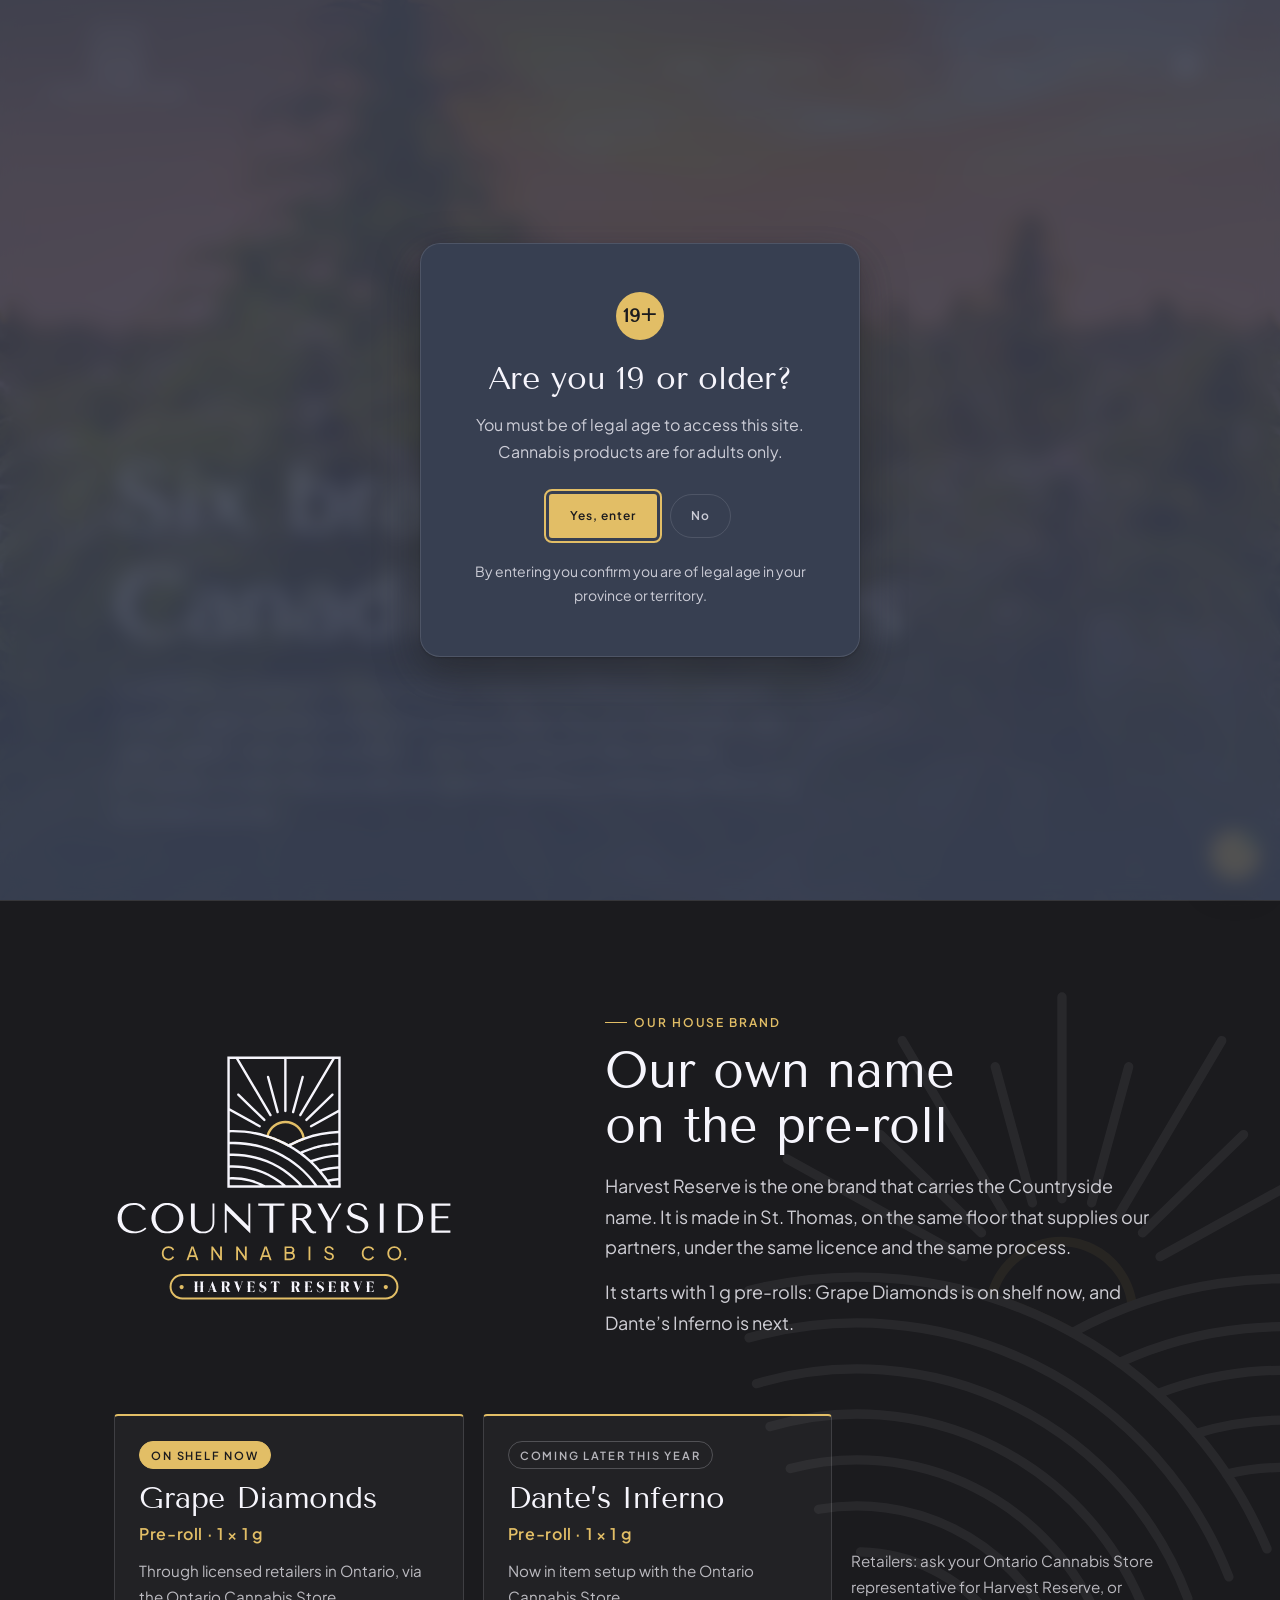
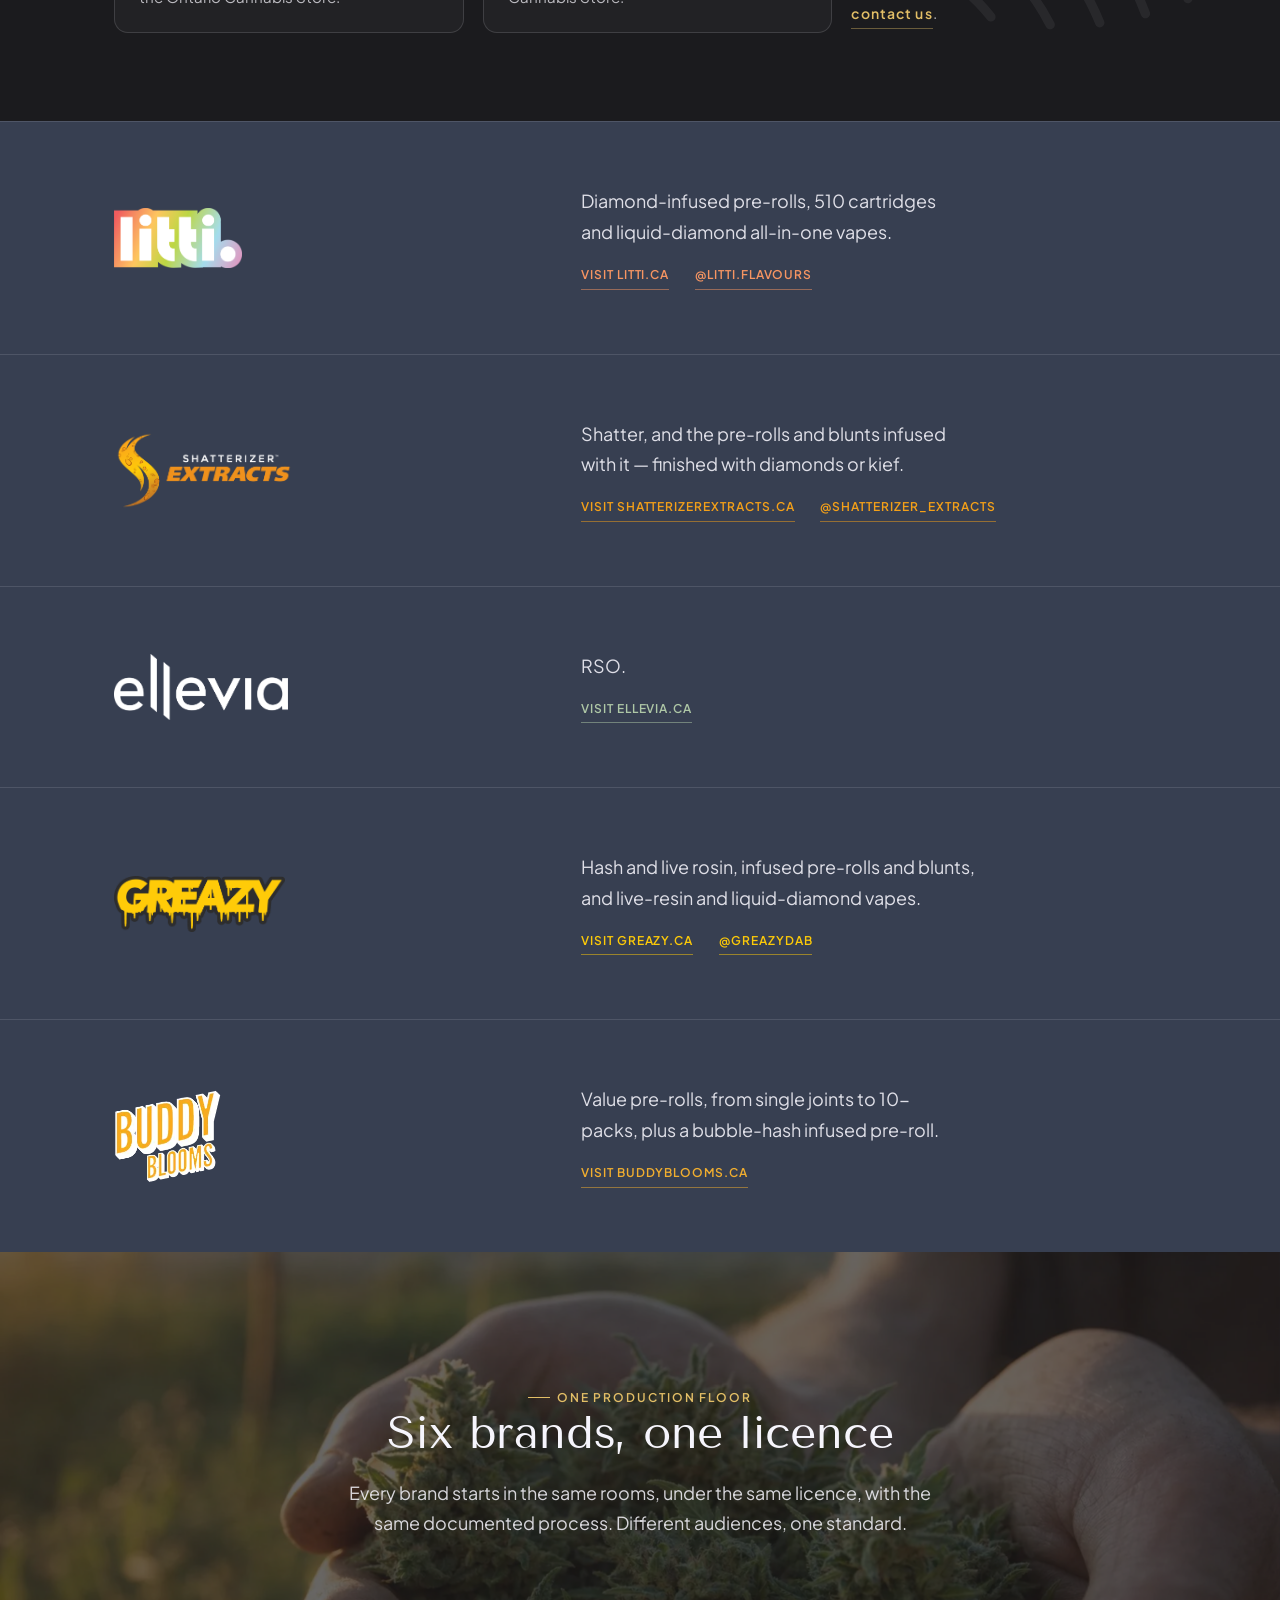
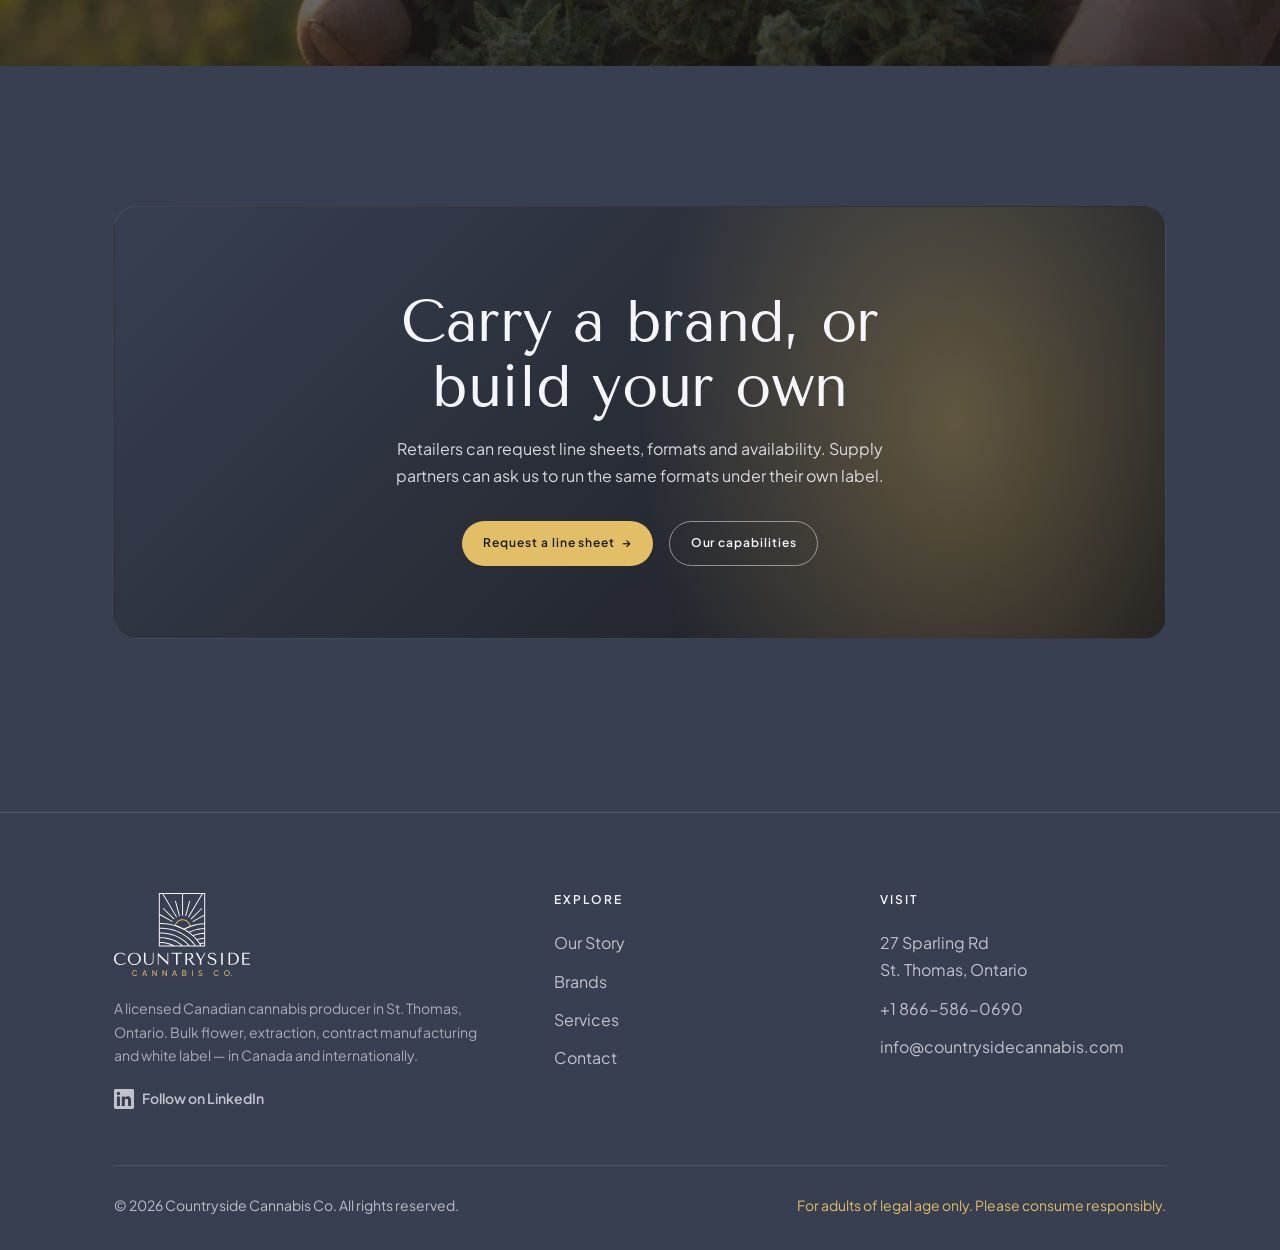
<file: site/brands.html>
<!DOCTYPE html>
<html lang="en">
<head>
<meta charset="UTF-8">
<meta name="viewport" content="width=device-width, initial-scale=1.0">
<meta http-equiv="Cache-Control" content="no-cache, no-store, must-revalidate">
<meta http-equiv="Pragma" content="no-cache">
<meta http-equiv="Expires" content="0">
<title>Our Brands | Countryside Cannabis Co.</title>
<meta name="description" content="Six in-house brands from Countryside Cannabis Co. — Harvest Reserve, Litti, Shatterizer Extracts, Ellevia, Greazy and Buddy Blooms. Pre-rolls, infused pre-rolls, vapes, shatter, hash, rosin and RSO.">
<link rel="canonical" href="https://www.countrysidecannabis.com/brands.html">
<meta property="og:site_name" content="Countryside Cannabis Co.">
<meta property="og:title" content="Our Brands | Countryside Cannabis Co.">
<meta property="og:description" content="Six in-house brands from Countryside Cannabis Co. — Harvest Reserve, Litti, Shatterizer Extracts, Ellevia, Greazy and Buddy Blooms. Pre-rolls, infused pre-rolls, vapes, shatter, hash, rosin and RSO.">
<meta property="og:image" content="https://www.countrysidecannabis.com/assets/og-countryside-large-cannabis.jpg">
<meta property="og:image:width" content="1200">
<meta property="og:image:height" content="630">
<meta property="og:url" content="https://www.countrysidecannabis.com/brands.html">
<meta property="og:type" content="website">
<meta name="twitter:card" content="summary_large_image">
<link rel="icon" href="assets/favicon-brandmark-32.png" sizes="32x32" type="image/png">
<link rel="apple-touch-icon" href="assets/apple-touch-icon-brandmark.png">
<meta name="theme-color" content="#373F51">
<link rel="preconnect" href="https://fonts.googleapis.com">
<link rel="preconnect" href="https://fonts.gstatic.com" crossorigin>
<link href="https://fonts.googleapis.com/css2?family=Plus+Jakarta+Sans:wght@400;500;600;700&family=Tenor+Sans&display=swap" rel="stylesheet">
<link rel="stylesheet" href="css/site.v48.css">
<script>/* reveal-on-scroll only hides content once the site script is confirmed running */
document.documentElement.classList.add('js');setTimeout(function(){if(!window.__ccReady)document.documentElement.classList.remove('js');},2500);</script>

</head>
<body>

<a class="skip-link" href="#main">Skip to content</a>

<!-- age gate -->
<div class="agegate" id="agegate" hidden role="dialog" aria-modal="true" aria-labelledby="agegate-title" tabindex="-1">
  <div class="agegate__card">
    <div class="agegate__mark">19+</div>
    <h2 id="agegate-title">Are you 19 or older?</h2>
    <p>You must be of legal age to access this site. Cannabis products are for adults only.</p>
    <div class="agegate__actions">
      <button class="btn btn--gold" data-age="yes">Yes, enter</button>
      <button class="btn agegate__deny" data-age="no">No</button>
    </div>
    <div class="agegate__legal">By entering you confirm you are of legal age in your province or territory.</div>
  </div>
</div>

<nav class="nav">
  <a class="nav__brand" href="index.html"><img class="nav__logo nav__logo--full" src="assets/logos/main-logo-large-cannabis/countryside-main-logo-inverse-large-cannabis.svg" alt="Countryside Cannabis Co." width="500" height="306" decoding="async"></a>
  <div class="nav__links">
    <a href="index.html">Home</a>
    <a href="about.html">Our Story</a>
    <a href="brands.html" class="active">Brands</a>
    <a href="services.html">Services</a>
    <a class="btn btn--on-dark nav__cta" href="contact.html">Connect</a>
    <a class="nav__social" href="https://www.linkedin.com/company/countryside-cannabis-co/" target="_blank" rel="noopener" aria-label="Countryside Cannabis on LinkedIn"><svg viewBox="0 0 24 24" fill="currentColor" aria-hidden="true"><path d="M20.45 20.45h-3.56v-5.57c0-1.33-.02-3.04-1.85-3.04-1.85 0-2.13 1.45-2.13 2.94v5.67H9.35V9h3.42v1.56h.05c.48-.9 1.64-1.85 3.37-1.85 3.6 0 4.27 2.37 4.27 5.46v6.28zM5.34 7.43a2.07 2.07 0 1 1 0-4.14 2.07 2.07 0 0 1 0 4.14zM7.12 20.45H3.56V9h3.56v11.45zM22.22 0H1.77C.79 0 0 .77 0 1.73v20.54C0 23.23.79 24 1.77 24h20.45c.98 0 1.78-.77 1.78-1.73V1.73C24 .77 23.2 0 22.22 0z"/></svg></a>
  </div>
  <button class="nav__toggle" aria-label="Menu">
    <svg width="26" height="26" viewBox="0 0 24 24" fill="none" stroke="currentColor" stroke-width="2"><path d="M4 7h16M4 12h16M4 17h16"/></svg>
  </button>
</nav>

<main id="main">
<header class="pagehero">
  <div class="pagehero__bg" data-parallax="0.14"><img src="assets/farm-sunset-sky.webp" alt="Flowering cannabis plants under an orange sunset sky" width="1560" height="1040" decoding="async"></div>
  <div class="pagehero__inner">
    <div class="wrap">
      <span class="eyebrow">Domestic portfolio</span>
      <h1>Six brands on Canadian shelves</h1>
      <p class="lede">Countryside Cannabis Co. is the producer; the brands below are the consumer names it makes, and Harvest Reserve carries our own. Pre-rolls, infused pre-rolls, vapes, shatter, hash, rosin and RSO &mdash; six in-house brands, all produced in St.&nbsp;Thomas, Ontario. They are also the clearest evidence of the formats we can run for a supply partner.</p>
    </div>
  </div>
</header>

<!-- full-height brand sections -->
<section class="hr" id="harvest-reserve" aria-labelledby="hr-title">
  <img class="hr__emb" src="assets/logo-emblem-open.svg" alt="" aria-hidden="true">
  <div class="hr__inner wrap reveal">
    <div class="hr__brand">
      <img class="hr__logo" src="assets/logo-harvest-reserve.svg" alt="Countryside Cannabis Co. Harvest Reserve" width="1000" height="732" decoding="async">
    </div>
    <div class="hr__story">
      <span class="eyebrow">Our house brand</span>
      <h2 id="hr-title">Our own name on the pre-roll</h2>
      <p>Harvest Reserve is the one brand that carries the Countryside name. It is made in St.&nbsp;Thomas, on the same floor that supplies our partners, under the same licence and the same process.</p>
      <p>It starts with 1&nbsp;g pre-rolls: Grape Diamonds is on shelf now, and Dante&rsquo;s Inferno is next.</p>
    </div>
  </div>
  <div class="hr__range wrap reveal">
    <article class="hr__item">
      <span class="hr__status hr__status--live">On shelf now</span>
      <h3>Grape Diamonds</h3>
      <p class="hr__fmt">Pre-roll &middot; 1 &times; 1&nbsp;g</p>
      <p class="hr__where">Through licensed retailers in Ontario, via the Ontario Cannabis Store.</p>
    </article>
    <article class="hr__item">
      <span class="hr__status">Coming later this year</span>
      <h3>Dante&rsquo;s Inferno</h3>
      <p class="hr__fmt">Pre-roll &middot; 1 &times; 1&nbsp;g</p>
      <p class="hr__where">Now in item setup with the Ontario Cannabis Store.</p>
    </article>
    <aside class="hr__note">
      <p>Retailers: ask your Ontario Cannabis Store representative for Harvest Reserve, or <a class="textlink" href="contact.html">contact us</a>.</p>
    </aside>
  </div>
</section>

<section class="brandsec" style="--brand:#f79562">
  <div class="brandsec__inner wrap reveal">
    <img class="brandsec__logo" src="assets/logo-litti.png" alt="Litti" width="1201" height="563" loading="lazy" decoding="async">
    <p class="brandsec__desc">Diamond-infused pre-rolls, 510 cartridges and liquid-diamond all-in-one vapes.</p>
    <div class="brandsec__links">
      <a class="brandsec__link" href="https://litti.ca" target="_blank" rel="noopener">Visit litti.ca</a>
      <a class="brandsec__link" href="https://instagram.com/litti.flavours" target="_blank" rel="noopener">@litti.flavours</a>
    </div>
  </div>
</section>

<section class="brandsec" style="--brand:#f4a018">
  <div class="brandsec__inner wrap reveal">
    <img class="brandsec__logo" src="assets/logo-shatterizer.png" alt="Shatterizer Extracts" width="1529" height="686" loading="lazy" decoding="async">
    <p class="brandsec__desc">Shatter, and the pre-rolls and blunts infused with it &mdash; finished with diamonds or kief.</p>
    <div class="brandsec__links">
      <a class="brandsec__link" href="https://shatterizerextracts.ca" target="_blank" rel="noopener">Visit shatterizerextracts.ca</a>
      <a class="brandsec__link" href="https://instagram.com/shatterizer_extracts" target="_blank" rel="noopener">@shatterizer_extracts</a>
    </div>
  </div>
</section>

<section class="brandsec" style="--brand:#aec7a6">
  <div class="brandsec__inner wrap reveal">
    <img class="brandsec__logo" src="assets/logo-ellevia.webp" alt="Ellevia" width="1652" height="635" loading="lazy" decoding="async">
    <p class="brandsec__desc">RSO.</p>
    <div class="brandsec__links">
      <a class="brandsec__link" href="https://ellevia.ca" target="_blank" rel="noopener">Visit ellevia.ca</a>
    </div>
  </div>
</section>

<section class="brandsec" style="--brand:#fdca08">
  <div class="brandsec__inner wrap reveal">
    <img class="brandsec__logo" src="assets/logo-greazy.png" alt="Greazy" width="1469" height="484" loading="lazy" decoding="async">
    <p class="brandsec__desc">Hash and live rosin, infused pre-rolls and blunts, and live-resin and liquid-diamond vapes.</p>
    <div class="brandsec__links">
      <a class="brandsec__link" href="https://greazy.ca" target="_blank" rel="noopener">Visit greazy.ca</a>
      <a class="brandsec__link" href="https://instagram.com/greazydab" target="_blank" rel="noopener">@greazydab</a>
    </div>
  </div>
</section>

<section class="brandsec" style="--brand:#f1ae2f">
  <div class="brandsec__inner wrap reveal">
    <img class="brandsec__logo" src="mrb4xfz6-BuddyBlooms-White-02.webp" alt="BuddyBlooms" width="214" height="188" loading="lazy" decoding="async">
    <p class="brandsec__desc">Value pre-rolls, from single joints to 10-packs, plus a bubble-hash infused pre-roll.</p>
    <div class="brandsec__links">
      <a class="brandsec__link" href="https://buddyblooms.ca" target="_blank" rel="noopener">Visit buddyblooms.ca</a>
    </div>
  </div>
</section>

<!-- parallax statement -->
<section class="parallax parallax--band">
  <div class="parallax__bg" data-parallax="0.16"><img src="assets/harvest_hands.webp" alt="Hands cradling freshly harvested cannabis at golden hour" width="1920" height="1097" loading="lazy" decoding="async"></div>
  <div class="wrap reveal">
    <span class="eyebrow" style="justify-content:center">One production floor</span>
    <h2>Six brands, one licence</h2>
    <p>Every brand starts in the same rooms, under the same licence, with the same documented process. Different audiences, one standard.</p>
  </div>
</section>

<section class="section">
  <div class="wrap">
    <div class="cta reveal">
      <span class="eyebrow">Stockists &amp; partners</span>
      <h2>Carry a brand, or build your own</h2>
      <p>Retailers can request line sheets, formats and availability. Supply partners can ask us to run the same formats under their own label.</p>
      <div class="cta__actions">
        <a class="btn btn--gold" href="contact.html">Request a line sheet <span class="arrow">&rarr;</span></a>
        <a class="btn btn--on-dark" href="services.html">Our capabilities</a>
      </div>
    </div>
  </div>
</section>
</main>

<footer class="footer">
  <div class="wrap">
    <div class="footer__top">
      <div>
        <div class="footer__brand"><img class="footer__logo" src="assets/logos/main-logo-large-cannabis/countryside-main-logo-inverse-large-cannabis.svg" alt="Countryside Cannabis Co." width="500" height="306" loading="lazy" decoding="async"></div>
        <p>A licensed Canadian cannabis producer in St.&nbsp;Thomas, Ontario. Bulk flower, extraction, contract manufacturing and white label &mdash; in Canada and internationally.</p>
        <a class="footer__social" href="https://www.linkedin.com/company/countryside-cannabis-co/" target="_blank" rel="noopener"><svg viewBox="0 0 24 24" fill="currentColor" aria-hidden="true"><path d="M20.45 20.45h-3.56v-5.57c0-1.33-.02-3.04-1.85-3.04-1.85 0-2.13 1.45-2.13 2.94v5.67H9.35V9h3.42v1.56h.05c.48-.9 1.64-1.85 3.37-1.85 3.6 0 4.27 2.37 4.27 5.46v6.28zM5.34 7.43a2.07 2.07 0 1 1 0-4.14 2.07 2.07 0 0 1 0 4.14zM7.12 20.45H3.56V9h3.56v11.45zM22.22 0H1.77C.79 0 0 .77 0 1.73v20.54C0 23.23.79 24 1.77 24h20.45c.98 0 1.78-.77 1.78-1.73V1.73C24 .77 23.2 0 22.22 0z"/></svg> Follow on LinkedIn</a>
      </div>
      <div class="footer__col">
        <h4>Explore</h4>
        <a href="about.html">Our Story</a>
        <a href="brands.html">Brands</a>
        <a href="services.html">Services</a>
        <a href="contact.html">Contact</a>
      </div>
      <div class="footer__col">
        <h4>Visit</h4>
        <a href="contact.html">27 Sparling Rd<br>St.&nbsp;Thomas, Ontario</a>
        <a href="tel:+18665860690">+1 866-586-0690</a>
        <a href="mailto:info@countrysidecannabis.com">info@countrysidecannabis.com</a>
      </div>
    </div>
    <div class="footer__bottom">
      <span>&copy; <span id="year">2026</span> Countryside Cannabis Co. All rights reserved.</span>
      <span class="leaf">For adults of legal age only. Please consume responsibly.</span>
    </div>
  </div>
</footer>

<script src="js/site.v16.js"></script>
</body>
</html>
</file>
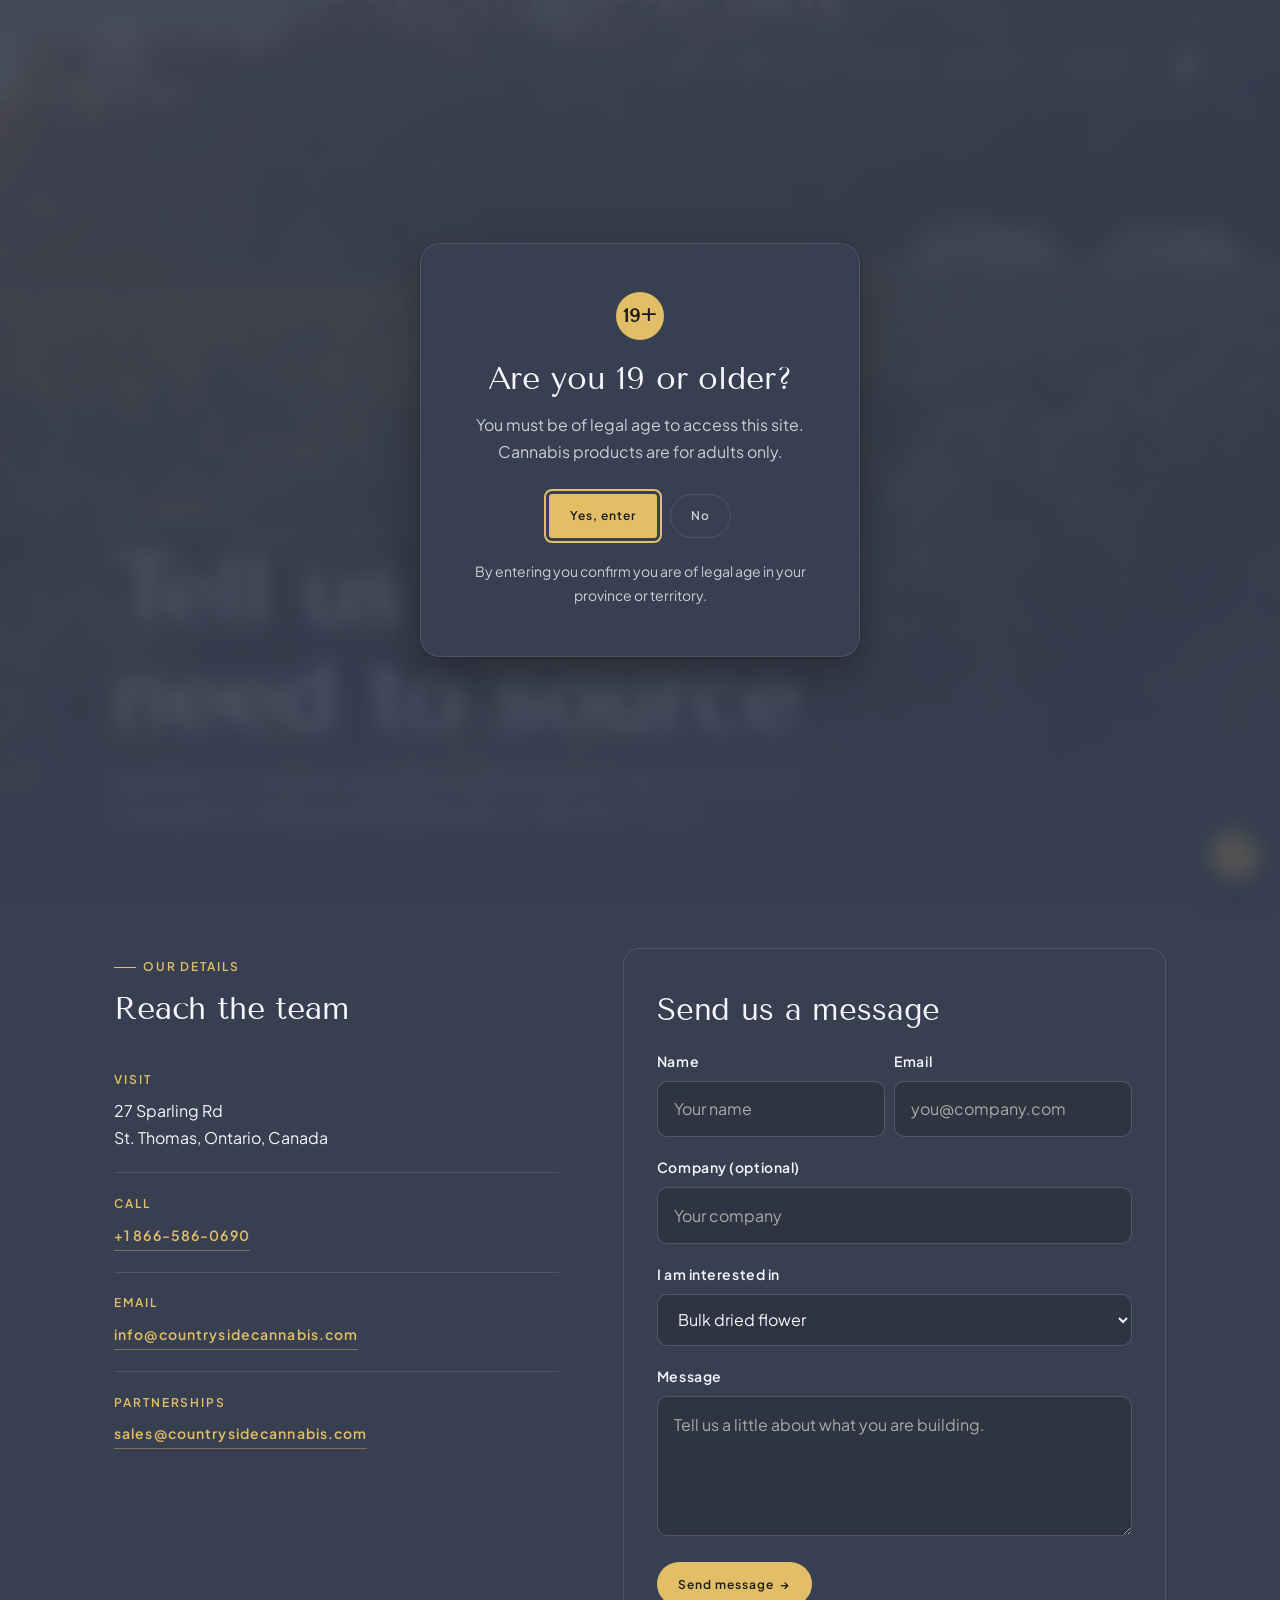
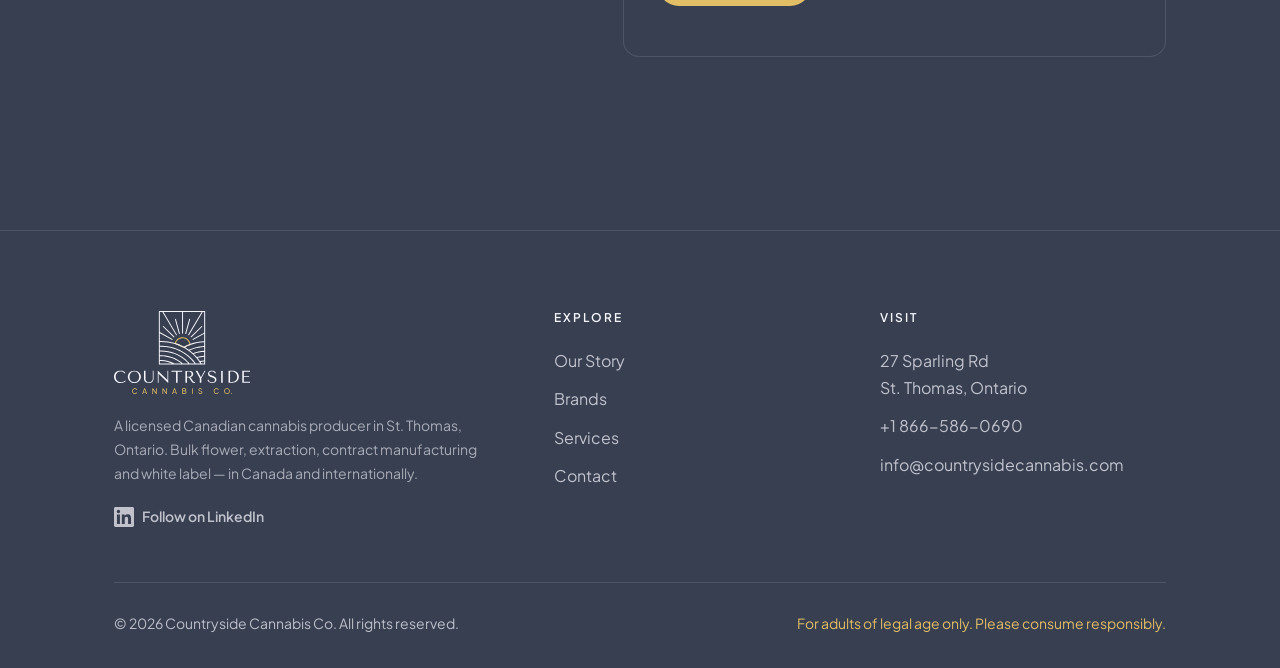
<file: site/contact.html>
<!DOCTYPE html>
<html lang="en">
<head>
<meta charset="UTF-8">
<meta name="viewport" content="width=device-width, initial-scale=1.0">
<meta http-equiv="Cache-Control" content="no-cache, no-store, must-revalidate">
<meta http-equiv="Pragma" content="no-cache">
<meta http-equiv="Expires" content="0">
<title>Contact | Countryside Cannabis Co.</title>
<meta name="description" content="Contact Countryside Cannabis Co. in St. Thomas, Ontario for bulk flower, bulk extraction, contract manufacturing and white label enquiries.">
<link rel="canonical" href="https://www.countrysidecannabis.com/contact.html">
<meta property="og:site_name" content="Countryside Cannabis Co.">
<meta property="og:title" content="Contact | Countryside Cannabis Co.">
<meta property="og:description" content="Contact Countryside Cannabis Co. in St. Thomas, Ontario for bulk flower, bulk extraction, contract manufacturing and white label enquiries.">
<meta property="og:image" content="https://www.countrysidecannabis.com/assets/og-countryside-large-cannabis.jpg">
<meta property="og:image:width" content="1200">
<meta property="og:image:height" content="630">
<meta property="og:url" content="https://www.countrysidecannabis.com/contact.html">
<meta property="og:type" content="website">
<meta name="twitter:card" content="summary_large_image">
<link rel="icon" href="assets/favicon-brandmark-32.png" sizes="32x32" type="image/png">
<link rel="apple-touch-icon" href="assets/apple-touch-icon-brandmark.png">
<meta name="theme-color" content="#373F51">
<link rel="preconnect" href="https://fonts.googleapis.com">
<link rel="preconnect" href="https://fonts.gstatic.com" crossorigin>
<link href="https://fonts.googleapis.com/css2?family=Plus+Jakarta+Sans:wght@400;500;600;700&family=Tenor+Sans&display=swap" rel="stylesheet">
<link rel="stylesheet" href="css/site.v48.css">
<script>/* reveal-on-scroll only hides content once the site script is confirmed running */
document.documentElement.classList.add('js');setTimeout(function(){if(!window.__ccReady)document.documentElement.classList.remove('js');},2500);</script>

</head>
<body>

<a class="skip-link" href="#main">Skip to content</a>

<!-- age gate -->
<div class="agegate" id="agegate" hidden role="dialog" aria-modal="true" aria-labelledby="agegate-title" tabindex="-1">
  <div class="agegate__card">
    <div class="agegate__mark">19+</div>
    <h2 id="agegate-title">Are you 19 or older?</h2>
    <p>You must be of legal age to access this site. Cannabis products are for adults only.</p>
    <div class="agegate__actions">
      <button class="btn btn--gold" data-age="yes">Yes, enter</button>
      <button class="btn agegate__deny" data-age="no">No</button>
    </div>
    <div class="agegate__legal">By entering you confirm you are of legal age in your province or territory.</div>
  </div>
</div>

<nav class="nav">
  <a class="nav__brand" href="index.html"><img class="nav__logo nav__logo--full" src="assets/logos/main-logo-large-cannabis/countryside-main-logo-inverse-large-cannabis.svg" alt="Countryside Cannabis Co." width="500" height="306" decoding="async"></a>
  <div class="nav__links">
    <a href="index.html">Home</a>
    <a href="about.html">Our Story</a>
    <a href="brands.html">Brands</a>
    <a href="services.html">Services</a>
    <a class="btn btn--on-dark nav__cta" href="contact.html">Connect</a>
    <a class="nav__social" href="https://www.linkedin.com/company/countryside-cannabis-co/" target="_blank" rel="noopener" aria-label="Countryside Cannabis on LinkedIn"><svg viewBox="0 0 24 24" fill="currentColor" aria-hidden="true"><path d="M20.45 20.45h-3.56v-5.57c0-1.33-.02-3.04-1.85-3.04-1.85 0-2.13 1.45-2.13 2.94v5.67H9.35V9h3.42v1.56h.05c.48-.9 1.64-1.85 3.37-1.85 3.6 0 4.27 2.37 4.27 5.46v6.28zM5.34 7.43a2.07 2.07 0 1 1 0-4.14 2.07 2.07 0 0 1 0 4.14zM7.12 20.45H3.56V9h3.56v11.45zM22.22 0H1.77C.79 0 0 .77 0 1.73v20.54C0 23.23.79 24 1.77 24h20.45c.98 0 1.78-.77 1.78-1.73V1.73C24 .77 23.2 0 22.22 0z"/></svg></a>
  </div>
  <button class="nav__toggle" aria-label="Menu">
    <svg width="26" height="26" viewBox="0 0 24 24" fill="none" stroke="currentColor" stroke-width="2"><path d="M4 7h16M4 12h16M4 17h16"/></svg>
  </button>
</nav>

<main id="main">
<header class="pagehero">
  <div class="pagehero__bg" data-parallax="0.14"><img src="assets/farm-sunset-rows.webp" alt="Rows of cannabis on the Countryside farm at sunset" width="1792" height="1024" decoding="async"></div>
  <div class="pagehero__inner">
    <div class="wrap">
      <span class="eyebrow">Contact</span>
      <h1>Tell us what you need to source</h1>
      <p class="lede">Bulk flower, bulk extraction, white label or a general question. Tell us the format, the volume and the market you are supplying, and our team will be in touch.</p>
    </div>
  </div>
</header>

<section class="section" style="padding-top:clamp(2rem,5vw,3rem)">
  <div class="wrap">
    <div class="contact-grid">
      <!-- info -->
      <div class="reveal">
        <span class="eyebrow">Our details</span>
        <h2 style="margin:0.8rem 0 1.5rem;font-size:2rem">Reach the team</h2>
        <div class="info-item">
          <div class="lbl">Visit</div>
          <div class="val">27 Sparling Rd<br>St.&nbsp;Thomas, Ontario, Canada</div>
        </div>
        <div class="info-item">
          <div class="lbl">Call</div>
          <div class="val"><a class="textlink" href="tel:+18665860690">+1 866-586-0690</a></div>
        </div>
        <div class="info-item">
          <div class="lbl">Email</div>
          <div class="val"><a class="textlink" href="mailto:info@countrysidecannabis.com">info@countrysidecannabis.com</a></div>
        </div>
        <div class="info-item" style="border-bottom:none">
          <div class="lbl">Partnerships</div>
          <div class="val"><a class="textlink" href="mailto:sales@countrysidecannabis.com">sales@countrysidecannabis.com</a></div>
        </div>
      </div>

      <!-- form -->
      <div class="reveal" data-delay="2">
        <div class="card">
          <h3 style="margin-bottom:1.4rem">Send us a message</h3>
          <form id="contact-form" novalidate>
            <div class="grid grid--2" style="gap:0">
              <div class="field" data-required style="margin-right:0.6rem">
                <label for="name">Name</label>
                <input type="text" id="name" name="name" placeholder="Your name" autocomplete="name">
                <div class="error-msg">Please enter your name.</div>
              </div>
              <div class="field" data-required>
                <label for="email">Email</label>
                <input type="email" id="email" name="email" placeholder="you@company.com" autocomplete="email">
                <div class="error-msg">Please enter a valid email.</div>
              </div>
            </div>
            <div class="field">
              <label for="company">Company (optional)</label>
              <input type="text" id="company" name="company" placeholder="Your company" autocomplete="organization">
            </div>
            <div class="field">
              <label for="topic">I am interested in</label>
              <select id="topic" name="topic">
                <option>Bulk dried flower</option>
                <option>Bulk extraction &amp; concentrates</option>
                <option>Contract manufacturing / tolling</option>
                <option>White label / private brand</option>
                <option>General enquiry</option>
              </select>
            </div>
            <div class="field" data-required>
              <label for="message">Message</label>
              <textarea id="message" name="message" placeholder="Tell us a little about what you are building."></textarea>
              <div class="error-msg">Please add a short message.</div>
            </div>
            <button type="submit" class="btn btn--gold">Send message <span class="arrow">&rarr;</span></button>
            <div class="form-status" role="status" aria-live="polite"></div>
          </form>
        </div>
      </div>
    </div>
  </div>
</section>
</main>

<footer class="footer">
  <div class="wrap">
    <div class="footer__top">
      <div>
        <div class="footer__brand"><img class="footer__logo" src="assets/logos/main-logo-large-cannabis/countryside-main-logo-inverse-large-cannabis.svg" alt="Countryside Cannabis Co." width="500" height="306" loading="lazy" decoding="async"></div>
        <p>A licensed Canadian cannabis producer in St.&nbsp;Thomas, Ontario. Bulk flower, extraction, contract manufacturing and white label &mdash; in Canada and internationally.</p>
        <a class="footer__social" href="https://www.linkedin.com/company/countryside-cannabis-co/" target="_blank" rel="noopener"><svg viewBox="0 0 24 24" fill="currentColor" aria-hidden="true"><path d="M20.45 20.45h-3.56v-5.57c0-1.33-.02-3.04-1.85-3.04-1.85 0-2.13 1.45-2.13 2.94v5.67H9.35V9h3.42v1.56h.05c.48-.9 1.64-1.85 3.37-1.85 3.6 0 4.27 2.37 4.27 5.46v6.28zM5.34 7.43a2.07 2.07 0 1 1 0-4.14 2.07 2.07 0 0 1 0 4.14zM7.12 20.45H3.56V9h3.56v11.45zM22.22 0H1.77C.79 0 0 .77 0 1.73v20.54C0 23.23.79 24 1.77 24h20.45c.98 0 1.78-.77 1.78-1.73V1.73C24 .77 23.2 0 22.22 0z"/></svg> Follow on LinkedIn</a>
      </div>
      <div class="footer__col">
        <h4>Explore</h4>
        <a href="about.html">Our Story</a>
        <a href="brands.html">Brands</a>
        <a href="services.html">Services</a>
        <a href="contact.html">Contact</a>
      </div>
      <div class="footer__col">
        <h4>Visit</h4>
        <a href="contact.html">27 Sparling Rd<br>St.&nbsp;Thomas, Ontario</a>
        <a href="tel:+18665860690">+1 866-586-0690</a>
        <a href="mailto:info@countrysidecannabis.com">info@countrysidecannabis.com</a>
      </div>
    </div>
    <div class="footer__bottom">
      <span>&copy; <span id="year">2026</span> Countryside Cannabis Co. All rights reserved.</span>
      <span class="leaf">For adults of legal age only. Please consume responsibly.</span>
    </div>
  </div>
</footer>

<script src="js/site.v16.js"></script>
</body>
</html>
</file>
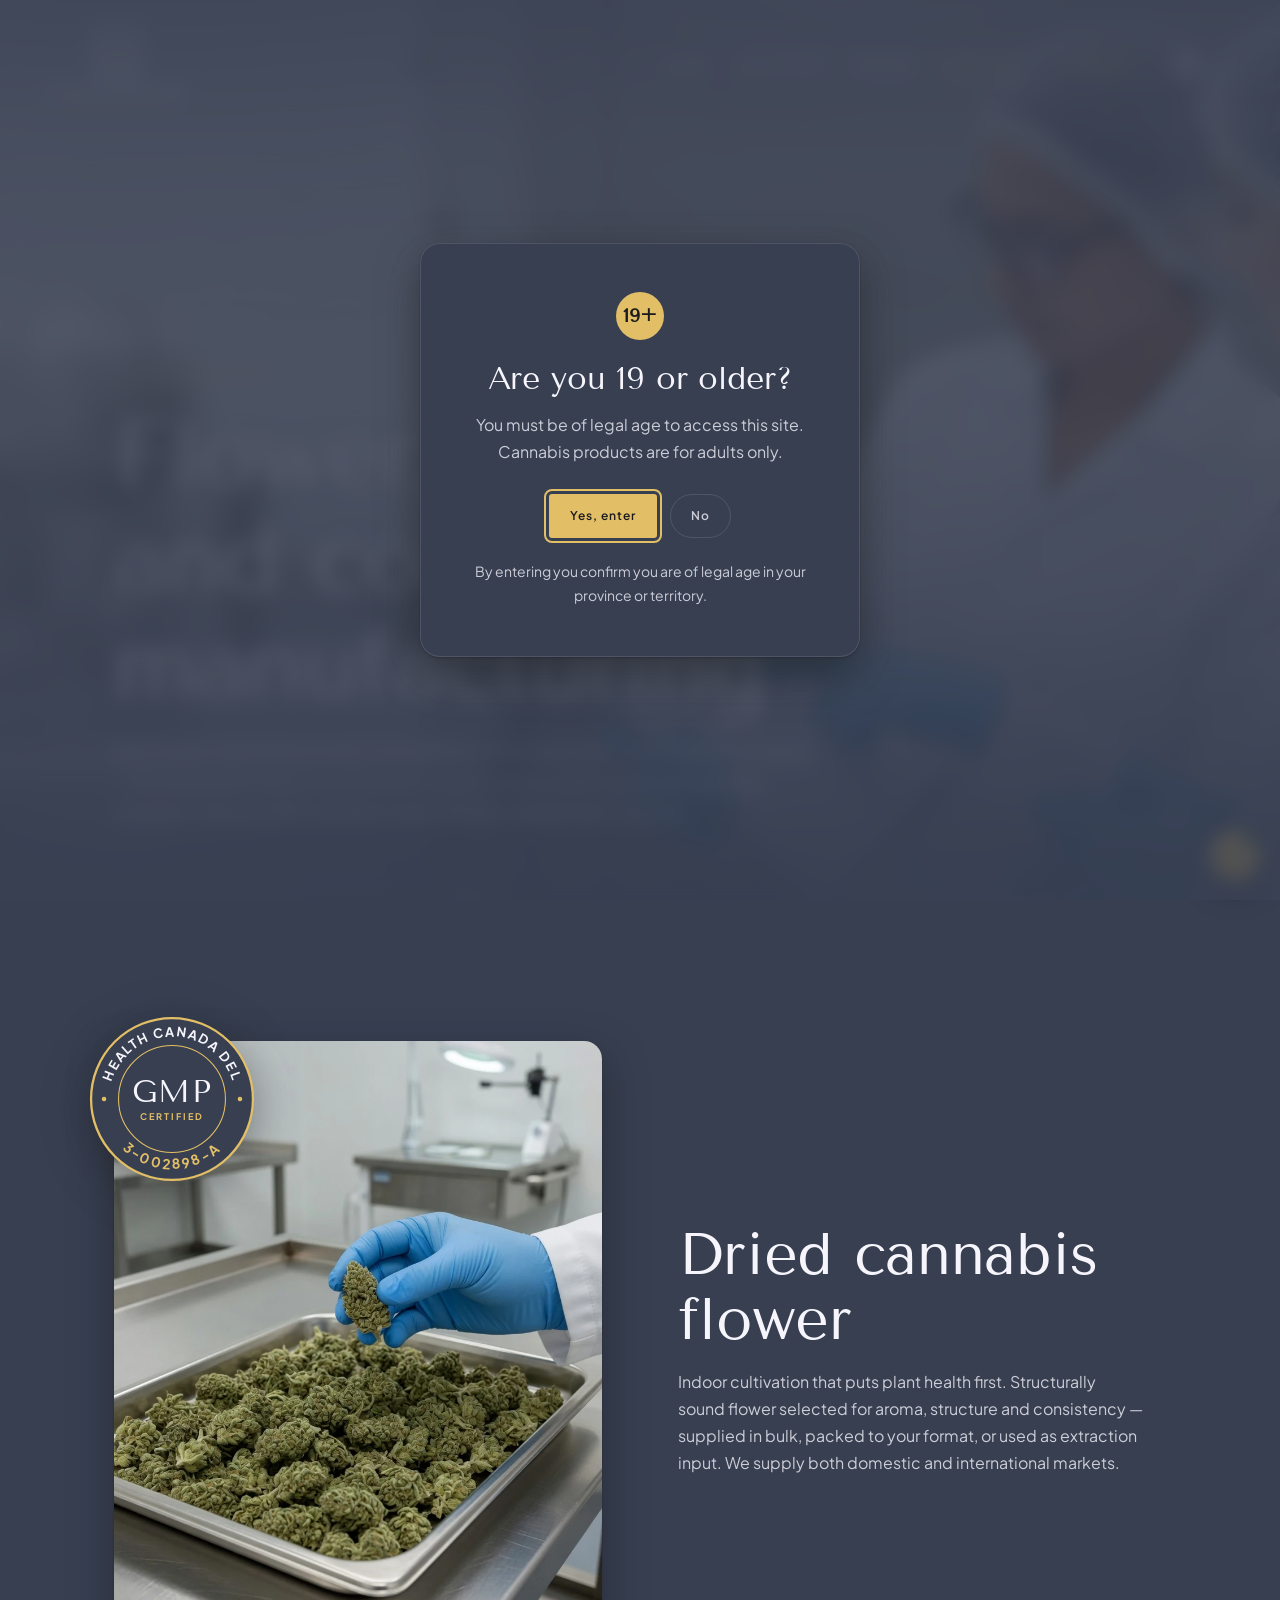
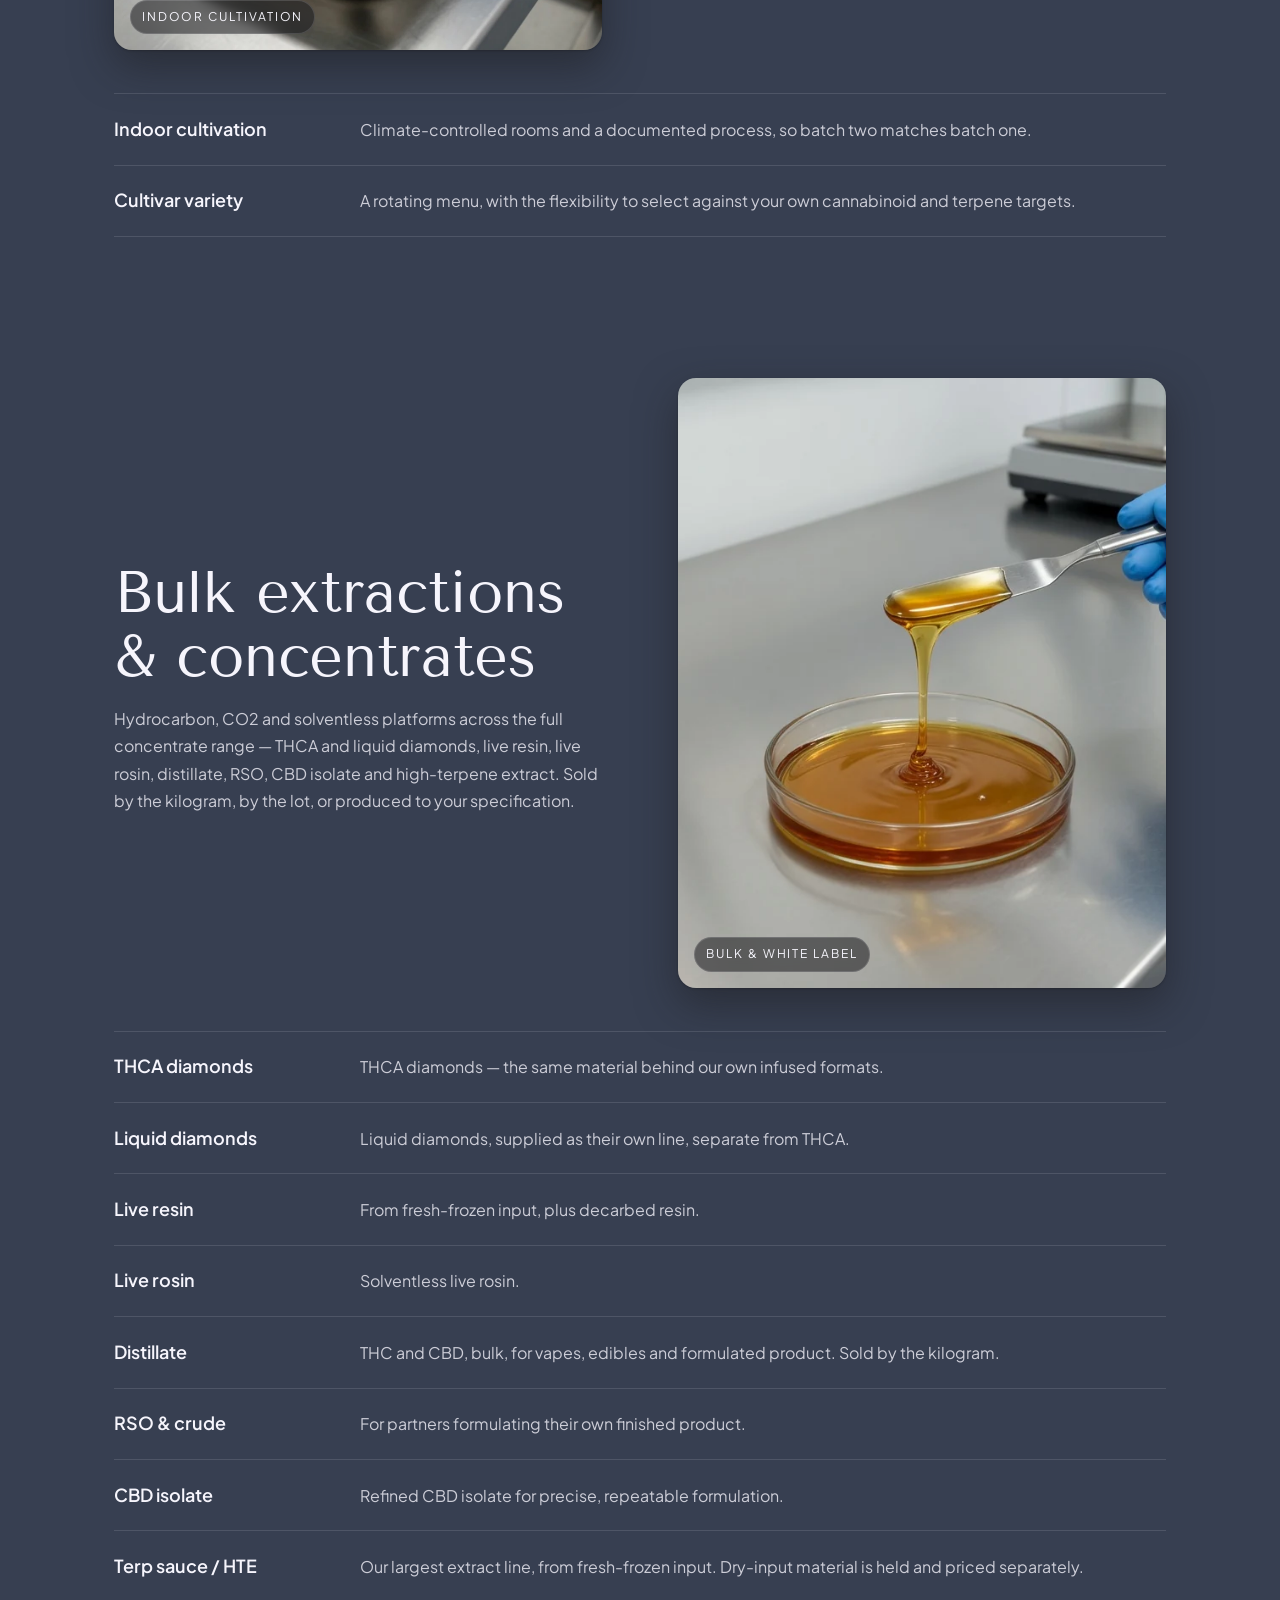
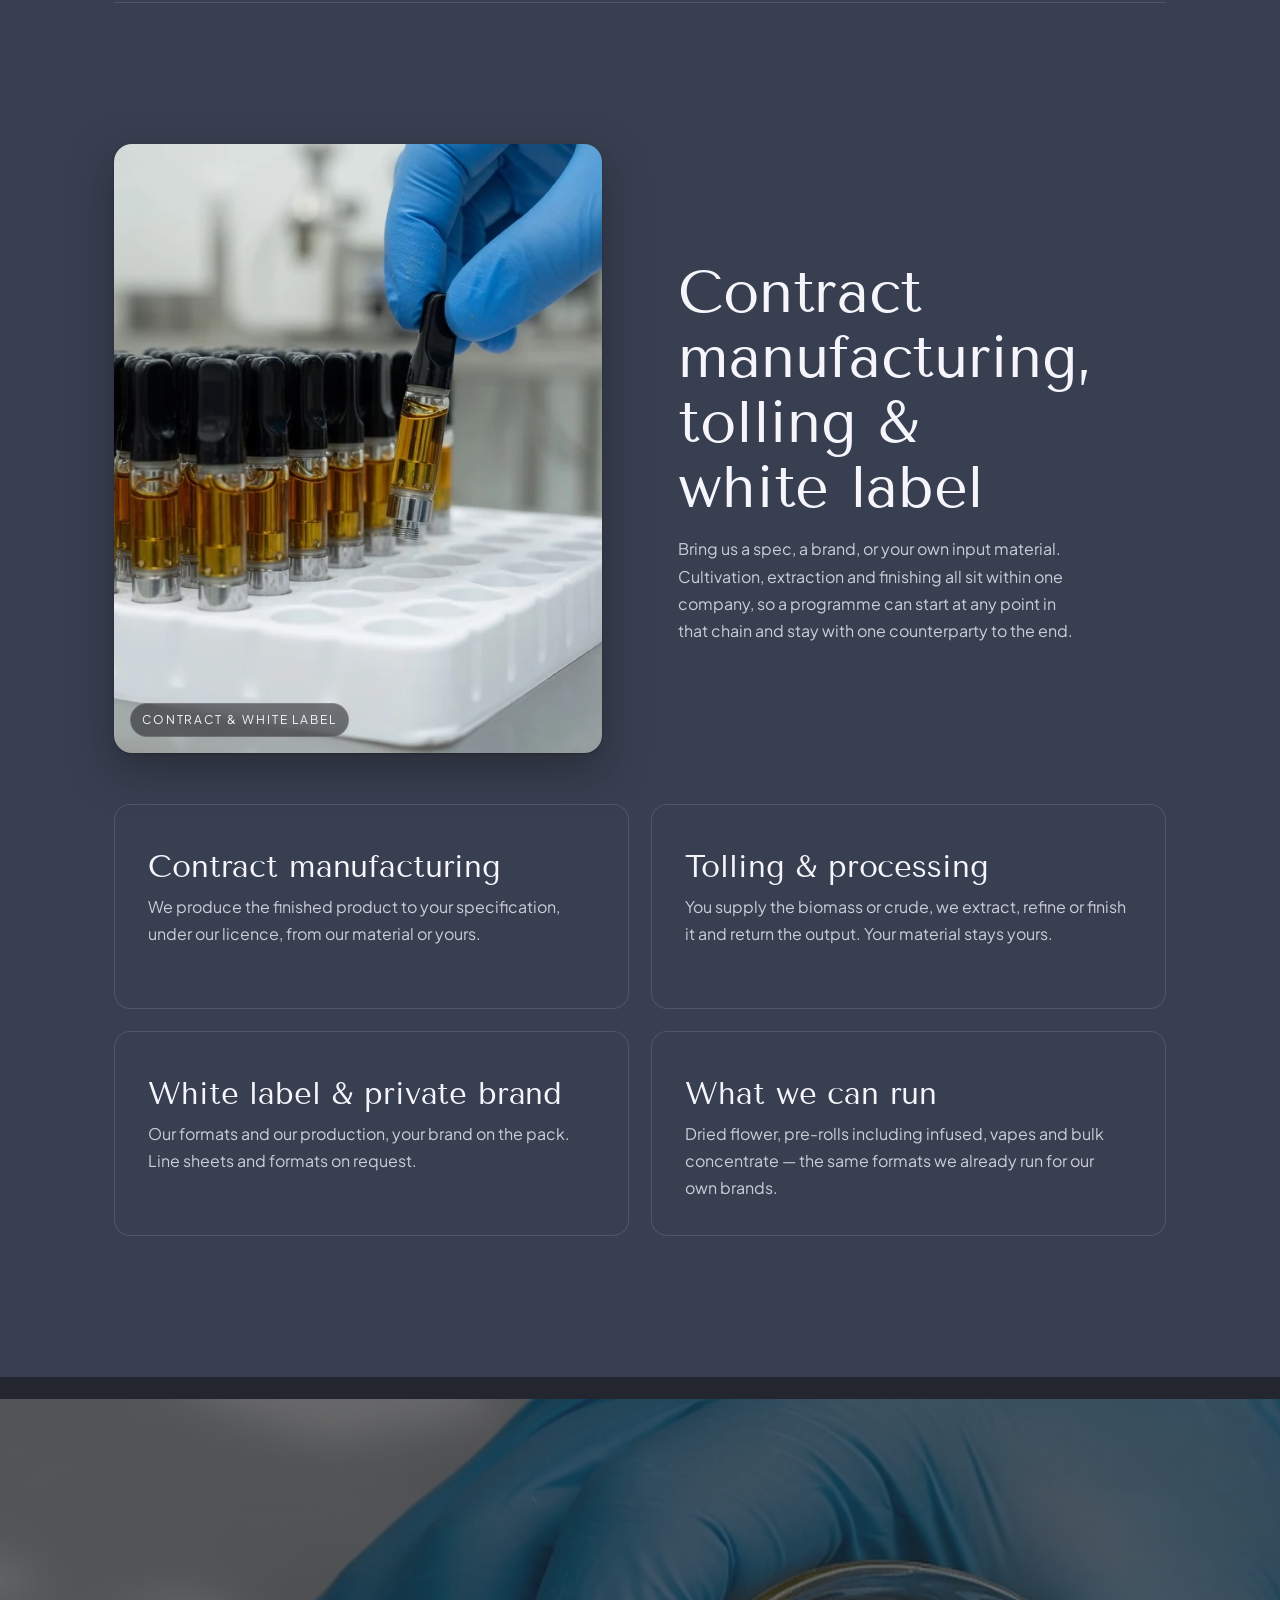
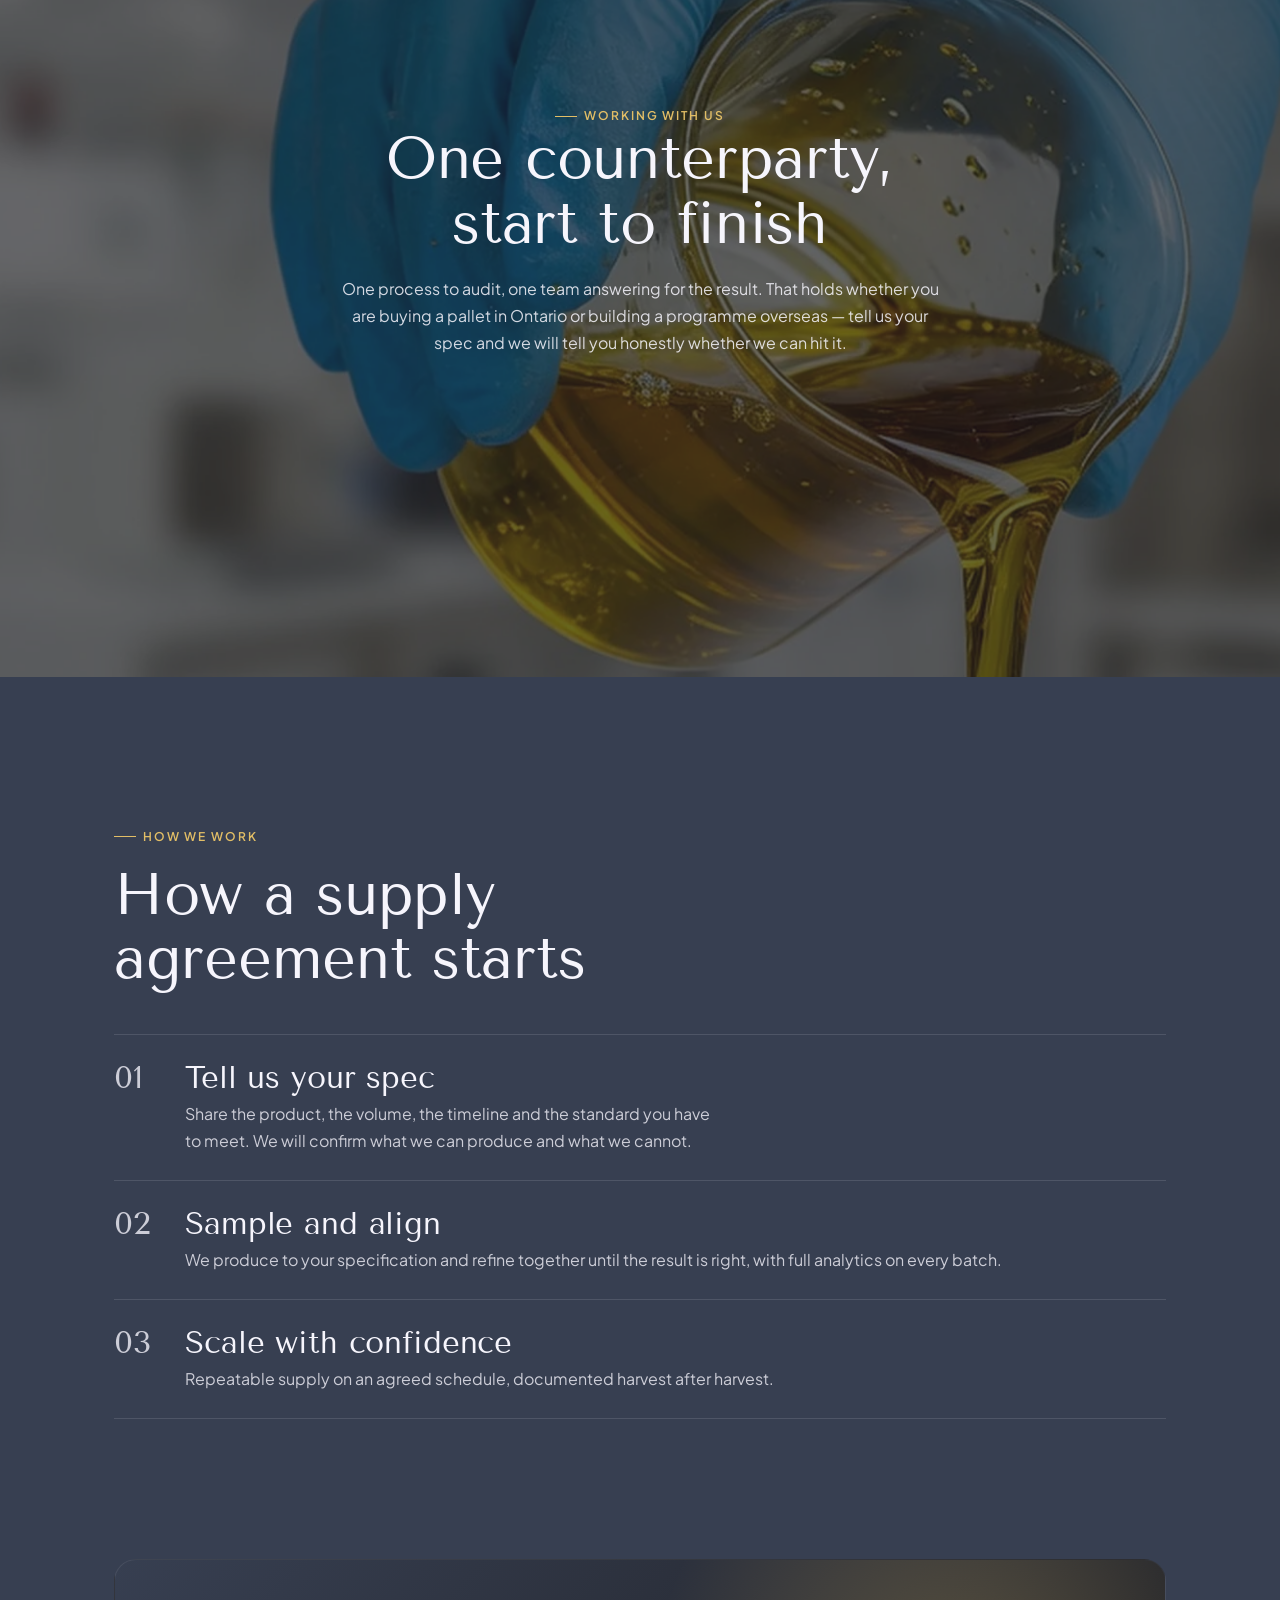
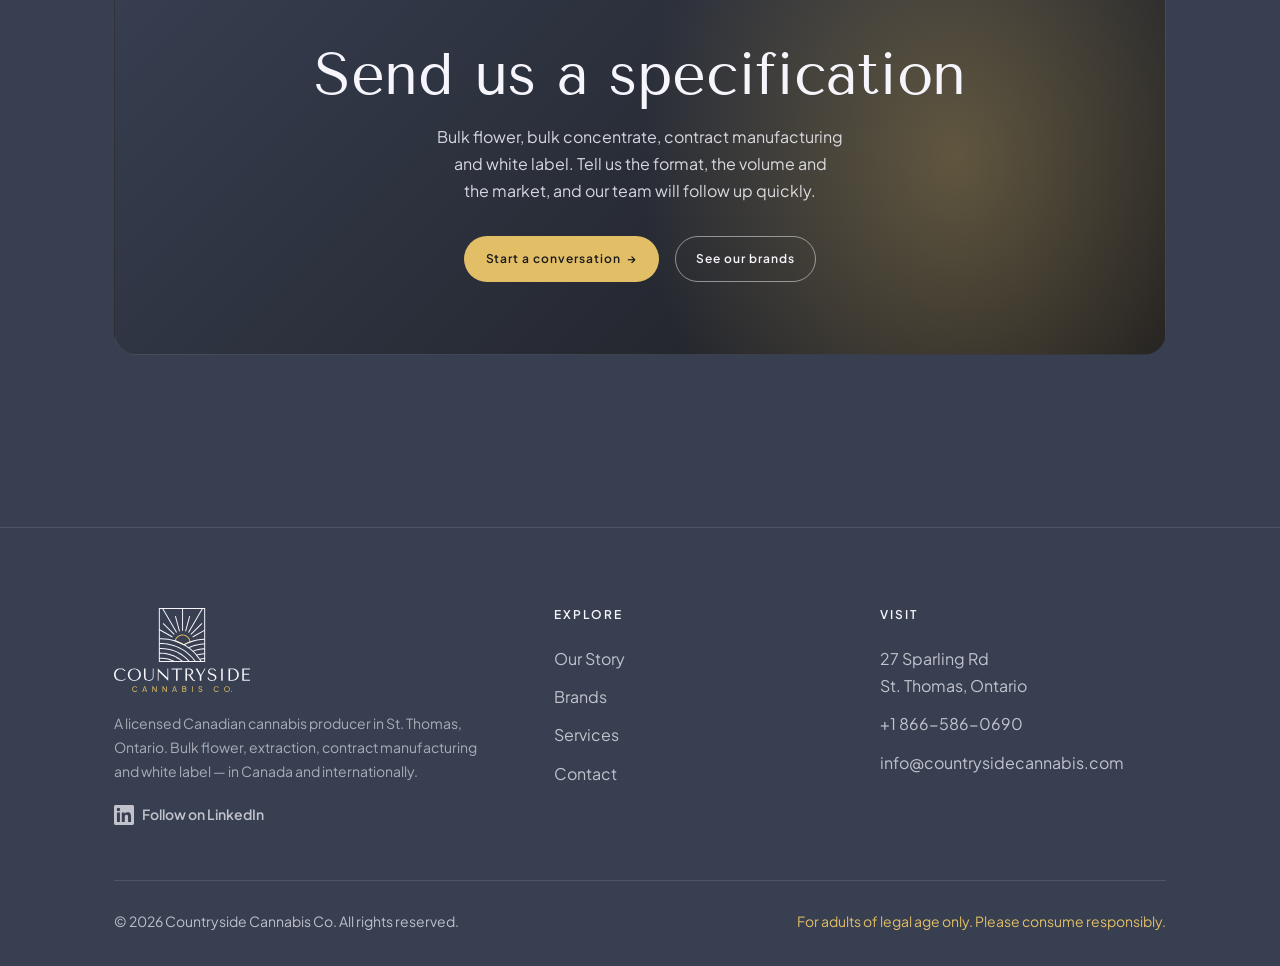
<file: site/services.html>
<!DOCTYPE html>
<html lang="en">
<head>
<meta charset="UTF-8">
<meta name="viewport" content="width=device-width, initial-scale=1.0">
<meta http-equiv="Cache-Control" content="no-cache, no-store, must-revalidate">
<meta http-equiv="Pragma" content="no-cache">
<meta http-equiv="Expires" content="0">
<title>Supply &amp; Capabilities | Countryside Cannabis Co.</title>
<meta name="description" content="Bulk dried flower and bulk extracts — high-terpene extract, distillate, diamonds, live resin and rosin — plus contract manufacturing, tolling and white label, under one Canadian licence.">
<link rel="canonical" href="https://www.countrysidecannabis.com/services.html">
<meta property="og:site_name" content="Countryside Cannabis Co.">
<meta property="og:title" content="Supply &amp; Capabilities | Countryside Cannabis Co.">
<meta property="og:description" content="Bulk dried flower and bulk extracts — high-terpene extract, distillate, diamonds, live resin and rosin — plus contract manufacturing, tolling and white label, under one Canadian licence.">
<meta property="og:image" content="https://www.countrysidecannabis.com/assets/og-countryside-large-cannabis.jpg">
<meta property="og:image:width" content="1200">
<meta property="og:image:height" content="630">
<meta property="og:url" content="https://www.countrysidecannabis.com/services.html">
<meta property="og:type" content="website">
<meta name="twitter:card" content="summary_large_image">
<link rel="icon" href="assets/favicon-brandmark-32.png" sizes="32x32" type="image/png">
<link rel="apple-touch-icon" href="assets/apple-touch-icon-brandmark.png">
<meta name="theme-color" content="#373F51">
<link rel="preconnect" href="https://fonts.googleapis.com">
<link rel="preconnect" href="https://fonts.gstatic.com" crossorigin>
<link href="https://fonts.googleapis.com/css2?family=Plus+Jakarta+Sans:wght@400;500;600;700&family=Tenor+Sans&display=swap" rel="stylesheet">
<link rel="stylesheet" href="css/site.v48.css">
<script>/* reveal-on-scroll only hides content once the site script is confirmed running */
document.documentElement.classList.add('js');setTimeout(function(){if(!window.__ccReady)document.documentElement.classList.remove('js');},2500);</script>

</head>
<body>

<a class="skip-link" href="#main">Skip to content</a>

<!-- age gate -->
<div class="agegate" id="agegate" hidden role="dialog" aria-modal="true" aria-labelledby="agegate-title" tabindex="-1">
  <div class="agegate__card">
    <div class="agegate__mark">19+</div>
    <h2 id="agegate-title">Are you 19 or older?</h2>
    <p>You must be of legal age to access this site. Cannabis products are for adults only.</p>
    <div class="agegate__actions">
      <button class="btn btn--gold" data-age="yes">Yes, enter</button>
      <button class="btn agegate__deny" data-age="no">No</button>
    </div>
    <div class="agegate__legal">By entering you confirm you are of legal age in your province or territory.</div>
  </div>
</div>

<nav class="nav">
  <a class="nav__brand" href="index.html"><img class="nav__logo nav__logo--full" src="assets/logos/main-logo-large-cannabis/countryside-main-logo-inverse-large-cannabis.svg" alt="Countryside Cannabis Co." width="500" height="306" decoding="async"></a>
  <div class="nav__links">
    <a href="index.html">Home</a>
    <a href="about.html">Our Story</a>
    <a href="brands.html">Brands</a>
    <a href="services.html" class="active">Services</a>
    <a class="btn btn--on-dark nav__cta" href="contact.html">Connect</a>
    <a class="nav__social" href="https://www.linkedin.com/company/countryside-cannabis-co/" target="_blank" rel="noopener" aria-label="Countryside Cannabis on LinkedIn"><svg viewBox="0 0 24 24" fill="currentColor" aria-hidden="true"><path d="M20.45 20.45h-3.56v-5.57c0-1.33-.02-3.04-1.85-3.04-1.85 0-2.13 1.45-2.13 2.94v5.67H9.35V9h3.42v1.56h.05c.48-.9 1.64-1.85 3.37-1.85 3.6 0 4.27 2.37 4.27 5.46v6.28zM5.34 7.43a2.07 2.07 0 1 1 0-4.14 2.07 2.07 0 0 1 0 4.14zM7.12 20.45H3.56V9h3.56v11.45zM22.22 0H1.77C.79 0 0 .77 0 1.73v20.54C0 23.23.79 24 1.77 24h20.45c.98 0 1.78-.77 1.78-1.73V1.73C24 .77 23.2 0 22.22 0z"/></svg></a>
  </div>
  <button class="nav__toggle" aria-label="Menu">
    <svg width="26" height="26" viewBox="0 0 24 24" fill="none" stroke="currentColor" stroke-width="2"><path d="M4 7h16M4 12h16M4 17h16"/></svg>
  </button>
</nav>

<main id="main">
<header class="pagehero">
  <div class="pagehero__bg" data-parallax="0.14"><img src="assets/lab-extraction.webp" alt="Two technicians in lab coats and hairnets reviewing a batch record in a production room" width="2560" height="1440" decoding="async"></div>
  <div class="pagehero__inner">
    <div class="wrap">
      <span class="eyebrow">What we supply</span>
      <h1>Flower, extracts and contract manufacturing</h1>
      <p class="lede">Bulk flower, bulk extracts and contract manufacturing under one Canadian company &mdash; for licensed producers and brands here in Canada, and for partners building outside it. We are GMP certified under a Drug Establishment Licence.</p>
    </div>
  </div>
</header>

<!-- Service 1: Dried flower -->
<section class="section" id="bulk" style="padding-bottom:0">
  <div class="wrap">
    <div class="split">
      <div class="reveal">
        <div class="media-stamp">
        <div class="frame frame--tall">
          <img src="assets/flower-inspect.webp" alt="A gloved hand holding a trimmed dried flower bud above a stainless tray of buds in an inspection room" width="864" height="1152" loading="lazy" decoding="async">
          <span class="frame__tag">Indoor cultivation</span>
        </div>
          <div class="delseal" role="img" aria-label="GMP certified: Health Canada Drug Establishment Licence 3-002898-A">
            <svg viewBox="0 0 220 220" aria-hidden="true">
              <circle cx="110" cy="110" r="106" fill="#373F51" stroke="#E2BE66" stroke-width="3"/>
              <circle cx="110" cy="110" r="70" fill="none" stroke="#E2BE66" stroke-width="1.4"/>
              <defs><path id="delTopS" d="M 28 110 A 82 82 0 0 1 192 110"/><path id="delBotS" d="M 18 110 A 92 92 0 0 0 202 110"/></defs>
              <text class="delseal__ring"><textPath href="#delTopS" startOffset="50%" text-anchor="middle">Health Canada DEL</textPath></text>
              <text class="delseal__ring delseal__ring--num"><textPath href="#delBotS" startOffset="50%" text-anchor="middle">3-002898-A</textPath></text>
              <circle cx="21" cy="110" r="3" fill="#E2BE66"/><circle cx="199" cy="110" r="3" fill="#E2BE66"/>
              <text class="delseal__gmp" x="110" y="114" text-anchor="middle">GMP</text>
              <text class="delseal__sub" x="110" y="137" text-anchor="middle">Certified</text>
            </svg>
          </div>
        </div>
      </div>
      <div class="reveal" data-delay="2">
        <span class="entry__index">Service 01</span>
        <h2 style="margin:0.5rem 0 1rem">Dried cannabis flower</h2>
        <p>Indoor cultivation that puts plant health first. Structurally sound flower selected for aroma, structure and consistency &mdash; supplied in bulk, packed to your format, or used as extraction input. We supply both domestic and international markets.</p>
      </div>
    </div>
    <dl class="spec reveal">
      <div class="spec__row"><dt class="spec__term">Indoor cultivation</dt><dd><p>Climate-controlled rooms and a documented process, so batch two matches batch one.</p></dd></div>
      <div class="spec__row"><dt class="spec__term">Cultivar variety</dt><dd><p>A rotating menu, with the flexibility to select against your own cannabinoid and terpene targets.</p></dd></div>
    </dl>
  </div>
</section>

<!-- Service 2: Extraction -->
<section class="section" id="extracts">
  <div class="wrap">
    <div class="split">
      <div class="reveal" data-delay="2" style="order:2">
        <div class="frame frame--tall">
          <img src="assets/extract-sauce.webp" alt="Golden terp sauce lifted on a spatula from a glass dish on a stainless lab bench" width="1280" height="720" loading="lazy" decoding="async">
          <span class="frame__tag">Bulk &amp; white label</span>
        </div>
      </div>
      <div class="reveal">
        <span class="entry__index">Service 02</span>
        <h2 style="margin:0.5rem 0 1rem">Bulk extractions &amp; concentrates</h2>
        <p>Hydrocarbon, CO2 and solventless platforms across the full concentrate range &mdash; THCA and liquid diamonds, live resin, live rosin, distillate, RSO, CBD isolate and high-terpene extract. Sold by the kilogram, by the lot, or produced to your specification.</p>
      </div>
    </div>
    <dl class="spec reveal">
      <div class="spec__row"><dt class="spec__term">THCA diamonds</dt><dd><p>THCA diamonds &mdash; the same material behind our own infused formats.</p></dd></div>
      <div class="spec__row"><dt class="spec__term">Liquid diamonds</dt><dd><p>Liquid diamonds, supplied as their own line, separate from THCA.</p></dd></div>
      <div class="spec__row"><dt class="spec__term">Live resin</dt><dd><p>From fresh-frozen input, plus decarbed resin.</p></dd></div>
      <div class="spec__row"><dt class="spec__term">Live rosin</dt><dd><p>Solventless live rosin.</p></dd></div>
      <div class="spec__row"><dt class="spec__term">Distillate</dt><dd><p>THC and CBD, bulk, for vapes, edibles and formulated product. Sold by the kilogram.</p></dd></div>
      <div class="spec__row"><dt class="spec__term">RSO &amp; crude</dt><dd><p>For partners formulating their own finished product.</p></dd></div>
      <div class="spec__row"><dt class="spec__term">CBD isolate</dt><dd><p>Refined CBD isolate for precise, repeatable formulation.</p></dd></div>
      <div class="spec__row"><dt class="spec__term">Terp sauce / HTE</dt><dd><p>Our largest extract line, from fresh-frozen input. Dry-input material is held and priced separately.</p></dd></div>
    </dl>
  </div>
</section>

<!-- Service 3: Contract manufacturing -->
<section class="section" id="contract" style="padding-top:0">
  <div class="wrap">
    <div class="split">
      <div class="reveal">
        <div class="frame frame--tall">
          <img style="object-position:58% 50%" src="assets/gmp-filling.webp" alt="A gloved hand placing a full 510 vape cartridge into a tray of filled cartridges" width="1280" height="720" loading="lazy" decoding="async">
          <span class="frame__tag">Contract &amp; white label</span>
        </div>
      </div>
      <div class="reveal" data-delay="2">
        <span class="entry__index">Service 03</span>
        <h2 style="margin:0.5rem 0 1rem">Contract manufacturing, tolling &amp; white label</h2>
        <p>Bring us a spec, a brand, or your own input material. Cultivation, extraction and finishing all sit within one company, so a programme can start at any point in that chain and stay with one counterparty to the end.</p>
      </div>
    </div>
    <div class="grid grid--2 reveal" style="margin-top:clamp(2rem,4vw,3.2rem);gap:1.4rem">
      <div class="card"><div class="card__num">Contract</div><h3>Contract manufacturing</h3><p>We produce the finished product to your specification, under our licence, from our material or yours.</p></div>
      <div class="card"><div class="card__num">Tolling</div><h3>Tolling &amp; processing</h3><p>You supply the biomass or crude, we extract, refine or finish it and return the output. Your material stays yours.</p></div>
      <div class="card"><div class="card__num">White label</div><h3>White label &amp; private brand</h3><p>Our formats and our production, your brand on the pack. Line sheets and formats on request.</p></div>
      <div class="card"><div class="card__num">Formats</div><h3>What we can run</h3><p>Dried flower, pre-rolls including infused, vapes and bulk concentrate &mdash; the same formats we already run for our own brands.</p></div>
    </div>
  </div>
</section>

<!-- process band -->
<section class="parallax">
  <div class="parallax__bg" data-parallax="0.16"><img src="assets/extract-pour.webp" alt="Gloved hands pouring golden oil from a glass beaker into a stainless container" width="2560" height="1440" loading="lazy" decoding="async"></div>
  <div class="wrap reveal">
    <span class="eyebrow" style="justify-content:center">Working with us</span>
    <h2>One counterparty, start to finish</h2>
    <p>One process to audit, one team answering for the result. That holds whether you are buying a pallet in Ontario or building a programme overseas &mdash; tell us your spec and we will tell you honestly whether we can hit it.</p>
  </div>
</section>

<!-- how we work -->
<section class="section">
  <div class="wrap">
    <div class="kicker-head reveal">
      <span class="eyebrow">How we work</span>
      <h2>How a supply agreement starts</h2>
    </div>
    <div class="steps">
      <div class="step reveal"><span class="step__n">01</span><div><h3>Tell us your spec</h3><p>Share the product, the volume, the timeline and the standard you have to meet. We will confirm what we can produce and what we cannot.</p></div></div>
      <div class="step reveal" data-delay="1"><span class="step__n">02</span><div><h3>Sample and align</h3><p>We produce to your specification and refine together until the result is right, with full analytics on every batch.</p></div></div>
      <div class="step reveal" data-delay="2"><span class="step__n">03</span><div><h3>Scale with confidence</h3><p>Repeatable supply on an agreed schedule, documented harvest after harvest.</p></div></div>
    </div>
  </div>
</section>

<section class="section" style="padding-top:0">
  <div class="wrap">
    <div class="cta reveal">
      <span class="eyebrow">Next step</span>
      <h2>Send us a specification</h2>
      <p>Bulk flower, bulk concentrate, contract manufacturing and white label. Tell us the format, the volume and the market, and our team will follow up quickly.</p>
      <div class="cta__actions">
        <a class="btn btn--gold" href="contact.html">Start a conversation <span class="arrow">&rarr;</span></a>
        <a class="btn btn--on-dark" href="brands.html">See our brands</a>
      </div>
    </div>
  </div>
</section>
</main>

<footer class="footer">
  <div class="wrap">
    <div class="footer__top">
      <div>
        <div class="footer__brand"><img class="footer__logo" src="assets/logos/main-logo-large-cannabis/countryside-main-logo-inverse-large-cannabis.svg" alt="Countryside Cannabis Co." width="500" height="306" loading="lazy" decoding="async"></div>
        <p>A licensed Canadian cannabis producer in St.&nbsp;Thomas, Ontario. Bulk flower, extraction, contract manufacturing and white label &mdash; in Canada and internationally.</p>
        <a class="footer__social" href="https://www.linkedin.com/company/countryside-cannabis-co/" target="_blank" rel="noopener"><svg viewBox="0 0 24 24" fill="currentColor" aria-hidden="true"><path d="M20.45 20.45h-3.56v-5.57c0-1.33-.02-3.04-1.85-3.04-1.85 0-2.13 1.45-2.13 2.94v5.67H9.35V9h3.42v1.56h.05c.48-.9 1.64-1.85 3.37-1.85 3.6 0 4.27 2.37 4.27 5.46v6.28zM5.34 7.43a2.07 2.07 0 1 1 0-4.14 2.07 2.07 0 0 1 0 4.14zM7.12 20.45H3.56V9h3.56v11.45zM22.22 0H1.77C.79 0 0 .77 0 1.73v20.54C0 23.23.79 24 1.77 24h20.45c.98 0 1.78-.77 1.78-1.73V1.73C24 .77 23.2 0 22.22 0z"/></svg> Follow on LinkedIn</a>
      </div>
      <div class="footer__col">
        <h4>Explore</h4>
        <a href="about.html">Our Story</a>
        <a href="brands.html">Brands</a>
        <a href="services.html">Services</a>
        <a href="contact.html">Contact</a>
      </div>
      <div class="footer__col">
        <h4>Visit</h4>
        <a href="contact.html">27 Sparling Rd<br>St.&nbsp;Thomas, Ontario</a>
        <a href="tel:+18665860690">+1 866-586-0690</a>
        <a href="mailto:info@countrysidecannabis.com">info@countrysidecannabis.com</a>
      </div>
    </div>
    <div class="footer__bottom">
      <span>&copy; <span id="year">2026</span> Countryside Cannabis Co. All rights reserved.</span>
      <span class="leaf">For adults of legal age only. Please consume responsibly.</span>
    </div>
  </div>
</footer>

<script src="js/site.v16.js"></script>
</body>
</html>
</file>
<file: site/css/site.v48.css>
/* Countryside Cannabis — shared styles. Reskin by editing the brand tokens below.
   Approved palette only (countryside_creative brand_colours, APPROVED_CURRENT, 2026-11-03):
   Gun Powder #373F51 (primary) · Eerie Black #1B1B1E · Golden Tobacco #E2BE66 · White Smoke #F6F5FC · Smoke #A9A9A9.
   Tints are these five at an opacity. Exceptions kept on purpose: sub-brand card colours (--brand),
   form error red and the chat online dot. Logo files: assets/logos/main-logo-large-cannabis/ (use as stored). */
:root {
  --bg:      #373F51;   /* gun powder (primary) */
  --surface: #373F51;   /* gun powder: panels share the page colour and read by their border */
  --fg:      #F6F5FC;   /* white smoke */
  --muted:   rgb(246 245 252 / 0.78);   /* white smoke at 78%: muted text on gun powder (AA) */
  --border:  rgb(246 245 252 / 0.12);

  --forest:  #373F51;   /* gun powder */
  --leaf:    #E2BE66;   /* golden tobacco — interactive / eyebrow */
  --sun:     #E2BE66;   /* golden tobacco — accent */
  --accent:  var(--sun);

  --font-display: 'Tenor Sans', Georgia, serif;
  --font-body: 'Plus Jakarta Sans', -apple-system, BlinkMacSystemFont, 'Segoe UI', system-ui, sans-serif;

  --maxw: 1180px;
  --pad: clamp(1.25rem, 5vw, 4rem);
  --rail: 84px;        /* width of the fixed vertical nav rail (desktop) */
  --shadow: 0 1px 2px rgb(27 27 30 / 0.35), 0 16px 40px rgb(27 27 30 / 0.5);
}

* { box-sizing: border-box; margin: 0; padding: 0; }
html { scroll-behavior: smooth; -webkit-text-size-adjust: 100%; }
body {
  font-family: var(--font-body);
  color: var(--fg);
  background: var(--bg);
  line-height: 1.7;
  -webkit-font-smoothing: antialiased;
  overflow-x: hidden;
}
img { max-width: 100%; display: block; }
a { color: inherit; text-decoration: none; }
/* visible keyboard focus (accessibility) — gold ring, keyboard-only */
a:focus-visible, button:focus-visible, [tabindex]:focus-visible { outline: 2px solid var(--sun); outline-offset: 3px; border-radius: 3px; }
.brandcard:focus-visible, .brandsec__link:focus-visible { outline-offset: 5px; }

h1, h2, h3, h4 { font-family: var(--font-display); font-weight: 400; line-height: 1.1; letter-spacing: -0.005em; color: var(--fg); }
h1 { font-size: clamp(3rem, 7.8vw, 6rem); }
h2 { font-size: clamp(2.3rem, 5vw, 3.9rem); }
h3 { font-size: clamp(1.45rem, 2.6vw, 2rem); letter-spacing: -0.005em; }
p { color: var(--muted); }

.wrap { max-width: var(--maxw); margin: 0 auto; padding-inline: var(--pad); }
.section { padding-block: clamp(4.5rem, 11vw, 9rem); }

.eyebrow {
  font-family: var(--font-body);
  text-transform: uppercase;
  letter-spacing: 0.16em;
  font-size: 0.74rem;
  font-weight: 600;
  color: var(--leaf);
  display: inline-flex;
  align-items: center;
  gap: 0.6em;
}
.eyebrow::before {
  content: "";
  width: 1.8em; height: 1px;
  background: var(--sun);
  display: inline-block;
}
.lede { font-size: clamp(1.1rem, 1.7vw, 1.35rem); color: var(--fg); max-width: 56ch; }
.measure { max-width: 64ch; }

/* ---------- buttons ---------- */
.btn {
  display: inline-flex; align-items: center; gap: 0.55em;
  font-weight: 600; font-size: 0.95rem;
  padding: 0.95em 1.7em;
  border-radius: 999px;
  border: 1px solid transparent;
  cursor: pointer;
  transition: transform .25s ease, background .25s ease, color .25s ease, box-shadow .25s ease;
  font-family: var(--font-body);
}
.btn--primary { background: var(--forest); color: var(--fg); }
.btn--primary:hover { background: var(--sun); color: #1B1B1E; transform: translateY(-2px); box-shadow: var(--shadow); }
.btn--gold { background: var(--sun); color: #1B1B1E; }
.btn--gold:hover { transform: translateY(-2px); box-shadow: 0 12px 28px rgb(226 190 102 / 0.45); }
.btn--ghost { border-color: currentColor; color: var(--fg); }
.btn--ghost:hover { background: var(--fg); color: var(--bg); }
.btn--on-dark { border-color: rgb(246 245 252 / 0.5); color: #F6F5FC; }
.btn--on-dark:hover { background: var(--sun); color: #1B1B1E; border-color: var(--sun); }
.btn:active { transform: translateY(0) scale(0.98); }
.arrow { transition: transform .25s ease; }
.btn:hover .arrow, .textlink:hover .arrow { transform: translateX(4px); }

.textlink {
  display: inline-flex; align-items: center; gap: 0.4em;
  font-weight: 600; color: var(--leaf);
  border-bottom: 1px solid rgb(226 190 102 / 0.4);
  padding-bottom: 2px;
}
.textlink:hover { color: var(--fg); border-color: var(--fg); }

/* ---------- nav (logo fixed top-left; vertical link rail on the right) ---------- */
/* the nav is a non-interactive full-viewport layer; its children re-enable pointer events */
.nav { position: fixed; inset: 0; z-index: 50; pointer-events: none; }
.nav--solid { position: fixed; }

/* brand floats at the top-left over the hero; the main logo in every state (the C/S icon is retired) */
.nav__brand {
  position: absolute; top: 1.5rem; left: clamp(1.2rem, 4vw, 3rem);
  pointer-events: auto; display: flex; align-items: center;
  transition: transform .35s ease;
}
.nav__brand:hover { transform: translateY(-2px); }
.nav__logo { display: block; object-fit: contain; transition: opacity .4s ease, transform .4s ease; }
.nav__logo--full { height: 5.29rem; opacity: 1; transform-origin: 0 0; }   /* main logo, large CANNABIS CO. (inverse file) */
/* scrolled: the same logo, scaled down evenly, on a Gun Powder band so it never sits on body copy */
.nav.scrolled .nav__logo--full { transform: scale(.66); }
.nav::before { content: ""; position: absolute; inset: 0 0 auto 0; height: 6.4rem; pointer-events: none; opacity: 0; transition: opacity .35s ease;
  background: linear-gradient(180deg, var(--bg) 84%, color-mix(in oklch, var(--bg), transparent 100%)); }
.nav.scrolled::before { opacity: 1; }
/* homepage: the hero carries the large logo, so the corner logo waits until the page scrolls */
.nav--home:not(.scrolled) .nav__logo--full { opacity: 0; }

/* homepage hero: the main logo as stored, scaled evenly; clear space below = 20% of its height */
.hero__logo { --hw: clamp(10.5rem, min(62vw, calc((100svh - 35.5rem) * 1.634)), 32.5rem); display: block; width: var(--hw); height: auto; margin: 0 auto calc(var(--hw) / 1.634 * .2); }

/* vertical link rail pinned to the right edge */
.nav__links {
  pointer-events: auto;
  position: absolute; top: 0; right: 0; bottom: 0; width: var(--rail);
  display: flex; flex-direction: column; align-items: center; justify-content: center;
  gap: 0.5rem;
  background: linear-gradient(180deg, rgb(27 27 30 / 0.2), rgb(27 27 30 / 0.04));
  -webkit-backdrop-filter: blur(8px) saturate(1.1); backdrop-filter: blur(8px) saturate(1.1);
  border-left: 1px solid rgb(246 245 252 / 0.045);
  transition: background .35s ease, border-color .35s ease;
}
.nav.scrolled .nav__links { background: rgb(55 63 81 / 0.72); border-color: rgb(246 245 252 / 0.08); }
/* morphing gold indicator that glides vertically behind the hovered / active link (positioned by JS) */
.nav__pill {
  position: absolute; z-index: 0; left: 50%; top: 0;
  width: 42px; height: 0; opacity: 0;
  transform: translate(-50%, 0);
  background: var(--sun); border-radius: 999px;
  box-shadow: 0 6px 18px rgb(226 190 102 / 0.5);
  transition: transform .55s cubic-bezier(.34,1.4,.5,1), height .55s cubic-bezier(.34,1.4,.5,1), opacity .3s ease;
  pointer-events: none;
}
/* links run vertically (writing-mode) so the rail can stay slim */
.nav__links a:not(.btn) {
  writing-mode: vertical-rl; position: relative; z-index: 1;
  color: rgb(246 245 252 / 0.68); font-family: var(--font-body);
  font-weight: 500; font-size: 0.68rem;
  text-transform: uppercase; letter-spacing: 0.16em;
  padding: 0.95rem 0.5rem; border-radius: 999px; transition: color .3s ease;
}
.nav__links a:not(.btn).active { color: #1B1B1E; }
.nav__links a:not(.btn):hover { color: var(--sun); }
.nav__cta {
  writing-mode: vertical-rl; margin-top: 0.55rem;
  padding: 1.05rem 0.55rem; font-size: 0.68rem;
  text-transform: uppercase; letter-spacing: 0.2em;
  background: transparent; color: var(--sun); border: 1px solid rgb(226 190 102 / 0.6);
}
.nav__cta:hover { background: var(--sun); color: #1B1B1E; border-color: var(--sun); }
/* LinkedIn icon at the foot of the rail (white, gold on hover) */
.nav__social { pointer-events: auto; color: #F6F5FC; opacity: 0.85; margin-top: 1rem; padding: 0.35rem; line-height: 0; display: inline-flex; transition: color .25s ease, opacity .25s ease, transform .25s ease; }
.nav__social svg { width: 20px; height: 20px; display: block; }
.nav__social:hover { color: var(--sun); opacity: 1; transform: translateY(-2px); }

/* ---------- connect modal (nav CTA popup form) ---------- */
.modal[hidden] { display: none; }
.modal {
  position: fixed; inset: 0; z-index: 200;
  display: flex; align-items: center; justify-content: center; padding: 1.5rem;
  background: rgb(27 27 30 / 0.7);
  -webkit-backdrop-filter: blur(6px); backdrop-filter: blur(6px);
  animation: modalfade .28s ease;
}
@keyframes modalfade { from { opacity: 0; } to { opacity: 1; } }
.modal__card {
  position: relative; width: min(520px, 100%); max-height: 90vh; overflow-y: auto;
  background: var(--surface); border: 1px solid var(--border); border-radius: 20px;
  padding: clamp(1.7rem, 3vw, 2.6rem);
  box-shadow: 0 30px 80px rgb(27 27 30 / 0.55);
  animation: modalrise .32s cubic-bezier(.2,.8,.3,1);
}
@keyframes modalrise { from { transform: translateY(16px); opacity: 0; } to { transform: none; opacity: 1; } }
.modal__close {
  position: absolute; top: 0.9rem; right: 0.9rem; width: 40px; height: 40px;
  border-radius: 50%; background: rgb(246 245 252 / 0.06); border: 1px solid var(--border);
  color: var(--fg); font-size: 1.4rem; line-height: 1; cursor: pointer;
  display: grid; place-items: center; transition: background .2s ease;
}
.modal__close:hover { background: rgb(246 245 252 / 0.12); }
.modal__card h3 { margin: 0.5rem 0 1.3rem; }
body.modal-open { overflow: hidden; }

/* scroll progress indicator */
.scrollbar {
  position: fixed; top: 0; left: 0; z-index: 100; height: 2px; width: 100%;
  transform: scaleX(0); transform-origin: 0 50%;
  background: linear-gradient(90deg, var(--sun), var(--leaf)); will-change: transform;
}

.nav__toggle { display: none; background: none; border: 0; cursor: pointer; color: #F6F5FC; padding: 0.4rem; line-height: 0; pointer-events: auto; }

/* content clears the right rail on desktop (bg imagery stays full-bleed behind it) */
/* (the right-hand rail padding was removed with the rail: the nav is now a top bar) */

/* ---------- hero ---------- */
.hero { position: relative; min-height: 100svh; display: flex; align-items: flex-end; overflow: hidden; color: #F6F5FC; }
.hero__bg { position: absolute; inset: -16% 0; z-index: 0; }
/* parallax containers receive the scroll transform in JS — promote them to their own
   GPU layer so the movement stays on the compositor and reads perfectly smooth */
.hero__bg, .pagehero__bg, .parallax__bg, .brandsec__bg { will-change: transform; transform: translateZ(0); backface-visibility: hidden; -webkit-backface-visibility: hidden; }
.hero__bg img { width: 100%; height: 132%; object-fit: cover; will-change: transform; transform: scale(1.08); animation: kenburns 26s ease-in-out infinite alternate; }
@keyframes kenburns { from { transform: scale(1.08) translate3d(0,0,0); } to { transform: scale(1.16) translate3d(-2%, -2%, 0); } }
/* motion hero — a still image plays until a video clip (assets/hero.mp4) is present,
   then the <video> fades in over the top. No clip = the animated still stays. */
.hero__video { position: absolute; inset: 0; width: 100%; height: 100%; object-fit: cover; z-index: 0; opacity: 0; transition: opacity 1.4s ease; }
.hero__video.ready { opacity: 1; }
.hero::after {
  content: ""; position: absolute; inset: 0; z-index: 1;
  background:
    linear-gradient(180deg, rgb(27 27 30 / 0.74) 0%, rgb(27 27 30 / 0.46) 32%, rgb(27 27 30 / 0.26) 56%, rgb(27 27 30 / 0.14) 80%),
    linear-gradient(0deg, rgb(55 63 81 / 0.92) 4%, rgb(55 63 81 / 0.6) 50%, rgb(55 63 81 / 0.3) 82%, rgb(55 63 81 / 0.12) 100%),
    rgb(27 27 30 / 0.34);
}
.hero__inner { position: relative; z-index: 2; width: 100%; padding-bottom: clamp(3.5rem, 8vw, 6.5rem); display: flex; flex-direction: column; align-items: center; text-align: center; }
.hero .eyebrow { color: #E2BE66; justify-content: center; }
.hero .eyebrow::before { background: var(--sun); }
.hero h1 { color: #F6F5FC; max-width: 18ch; margin: 1rem auto 1.3rem; text-shadow: 0 2px 30px rgb(27 27 30 / 0.5); font-size: clamp(2.5rem, 5.2vw, 4.6rem); }  /* a size down: the logo leads the homepage hero */
.hero__sub { color: rgb(246 245 252 / 0.88); font-size: clamp(1.05rem, 1.7vw, 1.35rem); max-width: 48ch; margin: 0 auto 2rem; }
.hero__actions { display: flex; gap: 1rem; flex-wrap: wrap; justify-content: center; }
.scrollcue {
  position: absolute; left: 50%; bottom: 1.6rem; z-index: 2; transform: translateX(-50%);
  color: rgb(246 245 252 / 0.7); font-size: 0.7rem; letter-spacing: 0.2em; text-transform: uppercase;
  display: flex; flex-direction: column; align-items: center; gap: 0.5rem;
}
.scrollcue span { width: 1px; height: 38px; background: linear-gradient(var(--sun), transparent); animation: cue 2s ease-in-out infinite; }
@keyframes cue { 0%,100% { opacity:.3; transform: scaleY(.6); transform-origin: top; } 50% { opacity:1; transform: scaleY(1); } }

/* page hero (inner pages) — full-bleed image header */
.pagehero { position: relative; min-height: 100svh; display: flex; align-items: flex-end; overflow: hidden; color: #F6F5FC; }
.pagehero__bg { position: absolute; inset: -8% 0; z-index: 0; }
.pagehero__bg img { width: 100%; height: 116%; object-fit: cover; will-change: transform; transform: scale(1.02); animation: kenburns-soft 30s ease-in-out infinite alternate; }
@keyframes kenburns-soft { from { transform: scale(1.02) translate3d(0,0,0); } to { transform: scale(1.06) translate3d(-1%, -1%, 0); } }
.pagehero::after {
  content: ""; position: absolute; inset: 0; z-index: 1;
  background:
    linear-gradient(180deg, rgb(55 63 81 / 0.66) 0%, rgb(55 63 81 / 0.2) 32%, transparent 48%),
    linear-gradient(0deg, rgb(55 63 81 / 0.9) 4%, rgb(55 63 81 / 0.26) 54%, transparent 84%);
}
.pagehero__inner { position: relative; z-index: 2; width: 100%; padding-top: clamp(6rem, 12vw, 9rem); padding-bottom: clamp(2.6rem, 6vw, 4.5rem); }
.pagehero .eyebrow { color: #E2BE66; }
.pagehero .eyebrow::before { background: var(--sun); }
.pagehero h1 { color: #F6F5FC; max-width: 20ch; margin: 1rem 0 1.1rem; text-shadow: 0 2px 30px rgb(27 27 30 / 0.5); }
.pagehero .lede { color: rgb(246 245 252 / 0.9); font-size: clamp(1.05rem, 1.7vw, 1.3rem); max-width: 54ch; }

/* ---------- generic layout helpers ---------- */
.grid { display: grid; gap: clamp(1.5rem, 3vw, 2.5rem); }
.grid--2 { grid-template-columns: repeat(2, 1fr); grid-auto-rows: 1fr; }
.grid--3 { grid-template-columns: repeat(3, 1fr); grid-auto-rows: 1fr; }
/* cards nested inside a split column would be squished into narrow slivers;
   give them the full column width (2-up only once there's real room) */
.split .grid--2, .split .grid--3 { grid-template-columns: 1fr; grid-auto-rows: auto; }
.split { display: grid; grid-template-columns: 1fr 1fr; gap: clamp(2rem, 6vw, 5rem); align-items: center; }
.stack > * + * { margin-top: 1.1rem; }

.kicker-head { max-width: 52ch; }
.kicker-head h2 { margin-top: 0.9rem; }
.kicker-head p { margin-top: 1.1rem; }

/* ---------- brand index (brands page) — logos only, no photography ---------- */
.brandsec { position: relative; color: #F6F5FC; padding: clamp(2.6rem, 5vw, 4rem) 0; border-top: 1px solid var(--border); }
.brandsec:last-of-type { border-bottom: 1px solid var(--border); }
.brandsec__inner { display: grid; grid-template-columns: minmax(200px, 0.8fr) minmax(0, 1.2fr); column-gap: clamp(2rem, 6vw, 5rem); row-gap: 1.1rem; align-items: center; max-width: var(--maxw); }
.brandsec__logo, .brandsec__wordmark { grid-column: 1; grid-row: 1 / span 2; justify-self: start; }
.brandsec__logo { height: clamp(3rem, 5.5vw, 4.4rem); width: auto; max-width: 100%; object-fit: contain; display: block; margin: 0; }
.brandsec__desc { grid-column: 2; color: rgb(246 245 252 / 0.88); font-size: clamp(1.05rem, 1.6vw, 1.25rem); max-width: 48ch; margin: 0; align-self: end; }
.brandsec__links { grid-column: 2; display: flex; flex-wrap: wrap; gap: 1.6rem; margin: 0; align-self: start; }
.brandsec__links:empty { display: none; }
.brandsec__link {
  font-family: var(--font-body); font-weight: 600; font-size: 0.78rem;
  letter-spacing: 0.08em; text-transform: uppercase; color: var(--brand);
  border-bottom: 1px solid color-mix(in srgb, var(--brand) 50%, transparent);
  padding-bottom: 3px; transition: color .25s ease, border-color .25s ease;
}
.brandsec__link:hover { color: #F6F5FC; border-color: #F6F5FC; }
/* Harvest Reserve leads the page: the house brand, set slightly larger */
.brandsec--feature { padding: clamp(3.4rem, 6.5vw, 5.2rem) 0; }
.brandsec--feature .brandsec__logo { height: clamp(7.5rem, 13vw, 10.5rem); }
.brandsec--feature .brandsec__desc { font-size: clamp(1.15rem, 1.9vw, 1.45rem); }
@media (max-width: 720px) {
  .brandsec__inner { grid-template-columns: 1fr; }
  .brandsec__logo, .brandsec__wordmark, .brandsec__desc, .brandsec__links { grid-column: 1; grid-row: auto; }
  .brandsec__logo, .brandsec__wordmark { margin-bottom: 0.4rem; }
}

/* home-page brand cards — logo tiles, no photography */
.brandcards { display: grid; grid-template-columns: repeat(auto-fit, minmax(230px, 1fr)); gap: 1.2rem; margin-top: 3rem; }
.brandcard { position: relative; border-radius: 16px; min-height: 220px; display: flex; flex-direction: column; padding: 1.7rem; color: #F6F5FC; background: var(--surface); border: 1px solid var(--border); transition: border-color .25s ease, background-color .25s ease; }
.brandcard__inner { display: flex; flex-direction: column; justify-content: space-between; gap: 1.4rem; flex: 1; }
.brandcard__logo { height: 2.6rem; width: auto; max-width: 100%; object-fit: contain; object-position: left; display: block; margin: 0; }
.brandcard p { font-size: 0.92rem; color: rgb(246 245 252 / 0.86); margin: 0; }
.brandcard:hover { border-color: color-mix(in srgb, var(--brand) 60%, transparent); background: color-mix(in oklch, var(--surface), #F6F5FC 5%); }
/* Harvest Reserve has no logo artwork yet — a typeset wordmark stands in */
.brandsec__wordmark, .brandcard__wordmark { font-family: var(--font-display); color: #F6F5FC; line-height: 1.05; margin: 0; }
.brandsec__wordmark { font-size: clamp(2rem, 4vw, 3rem); }
.brandcard p.brandcard__wordmark { font-size: 1.6rem; color: #F6F5FC; }
.brandsec__wordmark small, .brandcard__wordmark small { display: block; font-family: var(--font-body); font-size: 0.68rem; font-weight: 600; letter-spacing: 0.24em; text-transform: uppercase; color: var(--brand); margin-bottom: 0.5rem; }

/* media frame */
.frame { position: relative; border-radius: 18px; overflow: hidden; box-shadow: var(--shadow); }
.frame img { width: 100%; height: 100%; object-fit: cover; }
.frame--tall { aspect-ratio: 4/5; }
.frame--wide { aspect-ratio: 16/10; }
.frame__tag {
  position: absolute; left: 1rem; bottom: 1rem;
  background: rgb(27 27 30 / 0.55); backdrop-filter: blur(6px);
  color: #F6F5FC; font-size: 0.72rem; letter-spacing: 0.12em; text-transform: uppercase;
  padding: 0.5em 0.9em; border-radius: 999px;
  border: 1px solid rgb(246 245 252 / 0.14);
}

/* parallax band */
.parallax { position: relative; min-height: 100vh; min-height: 100svh; display: grid; place-items: center; overflow: hidden; color: #F6F5FC; text-align: center; }
.parallax__bg { position: absolute; inset: -12% 0; z-index: 0; }
.parallax__bg img { width: 100%; height: 124%; object-fit: cover; will-change: transform; }
.parallax::after { content: ""; position: absolute; inset: 0; background: rgb(27 27 30 / 0.66); z-index: 1; }
.parallax .wrap { position: relative; z-index: 2; }
.parallax h2 { color: #F6F5FC; max-width: 18ch; margin-inline: auto; }
.parallax p { color: rgb(246 245 252 / 0.85); max-width: 50ch; margin: 1.2rem auto 0; }

/* full-viewport-height statement band */
.parallax--full { min-height: 100vh; min-height: 100svh; }
.parallax--full h2 { font-size: clamp(2.4rem, 5.5vw, 4.2rem); max-width: 20ch; }
.parallax--full p { font-size: clamp(1.05rem, 1.7vw, 1.3rem); }
/* a short statement band: sized to its copy, not the viewport */
.parallax--band { min-height: clamp(20rem, 46vh, 28rem); padding: clamp(3.5rem, 7vw, 5.5rem) 0; }
.parallax--band h2 { font-size: clamp(2rem, 3.8vw, 3rem); max-width: 22ch; }
.parallax--band p { font-size: clamp(1rem, 1.4vw, 1.15rem); max-width: 46ch; }
/* mission split — heading left, blurb right (over the full-bleed band) */
.mission-split { display: grid; grid-template-columns: 0.82fr 1.18fr; gap: clamp(2rem, 5vw, 5rem); align-items: start; text-align: left; max-width: var(--maxw); }
.mission-split .eyebrow { justify-content: flex-start; }
.mission-split h2 { max-width: 15ch; margin: 0.9rem 0 0; font-size: clamp(2.2rem, 4.6vw, 3.7rem); line-height: 1.03; }
.mission-split h2::after { content: ""; display: block; width: 68px; height: 2px; background: var(--sun); margin-top: 1.7rem; }
.mission-split p { max-width: 50ch; margin: 0; }
.mission-split p:first-of-type { font-size: clamp(1.15rem, 1.5vw, 1.42rem); line-height: 1.75; color: #F6F5FC; }
.mission-split p + p { margin-top: 1.2rem; color: rgb(246 245 252 / 0.78); }

/* story block (our story) — lead paragraph + emphasised brand names */
.story-lead { font-size: clamp(1.12rem, 1.5vw, 1.38rem); line-height: 1.72; color: var(--fg); }
.story-copy strong { color: var(--sun); font-weight: 600; }
.split--flip > :first-child { order: 2; }
@media (max-width: 920px) { .split--flip > :first-child { order: 0; } .acreage { aspect-ratio: 16/9; } }
/* the farm: acreage set as type while there is no photo of the farm */
.acreage { aspect-ratio: 4/5; border-radius: 18px; border: 1px solid var(--border); background: var(--surface); display: flex; flex-direction: column; justify-content: flex-end; padding: clamp(1.6rem, 4vw, 2.6rem); }
.acreage__n { font-family: var(--font-display); font-size: clamp(6rem, 15vw, 11rem); line-height: 0.9; color: var(--fg); }
.acreage__u { font-family: var(--font-body); font-size: 0.8rem; font-weight: 600; letter-spacing: 0.24em; text-transform: uppercase; color: var(--leaf); margin-top: 1rem; }

/* brand logo plates — most marks are white/reverse art, so they sit on a dark plate */
.brandlogo {
  display: inline-flex; align-items: center; justify-content: center;
  background: #373F51;
  border: 1px solid rgb(246 245 252 / 0.1);
  border-radius: 12px; padding: 0.9rem 1.25rem;
}
.brandlogo img { height: 40px; width: auto; max-width: 240px; object-fit: contain; }
.brandlogo--block { display: flex; width: 100%; padding-block: 1.5rem; margin-bottom: 1.2rem; }
.brandlogo--block img { height: 48px; max-width: 80%; }
.brandlogo--mono img { filter: grayscale(1) brightness(1.35); opacity: 0.92; }
.entry__head { display: flex; align-items: center; gap: 1rem; flex-wrap: wrap; margin-bottom: 0.6rem; }

/* cards */
.card {
  background: var(--surface); border: 1px solid var(--border); border-radius: 16px;
  padding: clamp(1.5rem, 2.6vw, 2.2rem);
  transition: transform .3s ease, box-shadow .3s ease, border-color .3s ease;
}
.card:hover { transform: translateY(-4px); box-shadow: var(--shadow); border-color: rgb(226 190 102 / 0.5); }
.card__num { font-family: var(--font-display); font-size: 1.1rem; color: var(--sun); font-weight: 600; }
.card h3 { margin: 0.7rem 0 0.6rem; }
.card p { font-size: 0.97rem; }

/* values list */
.value { padding: 1.6rem 0; border-top: 1px solid var(--border); display: grid; grid-template-columns: 3.2rem 1fr; gap: 1.4rem; align-items: start; }
.value__no { font-family: var(--font-display); color: var(--sun); font-size: 1.25rem; font-weight: 600; }
.value h3 { font-size: 1.3rem; margin-bottom: 0.4rem; }

/* stat row */
.stats { display: grid; grid-template-columns: repeat(3, 1fr); gap: 1.5rem; }
.stat__n { font-family: var(--font-display); font-size: clamp(2.4rem, 5vw, 3.6rem); color: var(--sun); line-height: 1; }
.stat__l { text-transform: uppercase; letter-spacing: 0.1em; font-size: 0.75rem; color: var(--muted); margin-top: 0.6rem; font-weight: 600; }

/* brand / service entries */
.entry { display: grid; grid-template-columns: 1fr 1fr; gap: clamp(2rem, 5vw, 4.5rem); align-items: center; padding-block: clamp(2.5rem, 6vw, 5rem); border-top: 1px solid var(--border); }
.entry:nth-child(even) .entry__media { order: 2; }
.entry__media .frame { aspect-ratio: 5/4; }
.entry__index { font-family: var(--font-display); color: var(--sun); font-weight: 600; letter-spacing: 0.05em; }
.entry h2 { margin: 0.5rem 0 1rem; }
.tags { display: flex; flex-wrap: wrap; gap: 0.6rem; margin-top: 1.3rem; }
.tag { font-size: 0.8rem; padding: 0.45em 0.95em; border-radius: 999px; background: rgb(226 190 102 / 0.14); color: var(--leaf); font-weight: 600; }
/* card numbers, service indices and standard pills removed per direction (brand-section pills kept) */
.card__num, .entry__index { display: none; }
.tags:not(.tags--brand) { display: none; }

/* CTA band */
.cta {
  background: linear-gradient(135deg, var(--forest), #1B1B1E);
  color: #F6F5FC; border-radius: 22px; padding: clamp(2.5rem, 6vw, 4.5rem);
  text-align: center; position: relative; overflow: hidden;
  border: 1px solid rgb(246 245 252 / 0.08);
}
.cta::before { content: ""; position: absolute; width: 60%; height: 200%; top: -50%; right: -10%; background: radial-gradient(closest-side, rgb(226 190 102 / 0.32), transparent); }
.cta h2 { color: #F6F5FC; max-width: 20ch; margin: 0.6rem auto 1rem; position: relative; }
.cta p { color: rgb(246 245 252 / 0.85); max-width: 46ch; margin: 0 auto 2rem; position: relative; }
.cta .eyebrow { color: #E2BE66; justify-content: center; }
.cta__actions { position: relative; display: flex; gap: 1rem; justify-content: center; flex-wrap: wrap; }

/* page header (inner pages) */
.pagehead { padding: clamp(8rem, 14vw, 11rem) 0 clamp(2.5rem, 6vw, 4rem); background: var(--bg); }
.pagehead h1 { max-width: 18ch; margin-top: 1rem; }
.pagehead p { margin-top: 1.3rem; }

/* contact */
.contact-grid { display: grid; grid-template-columns: 0.9fr 1.1fr; gap: clamp(2rem, 5vw, 4rem); align-items: start; }
.info-item { padding: 1.3rem 0; border-bottom: 1px solid var(--border); }
.info-item .lbl { text-transform: uppercase; letter-spacing: 0.12em; font-size: 0.72rem; color: var(--leaf); font-weight: 600; margin-bottom: 0.4rem; }
.info-item .val { font-size: 1.05rem; color: var(--fg); }
form .field { margin-bottom: 1.2rem; }
form label { display: block; font-size: 0.82rem; font-weight: 600; letter-spacing: 0.04em; margin-bottom: 0.45rem; color: var(--fg); }
form input, form select, form textarea {
  width: 100%; font: inherit; color: var(--fg);
  background: var(--surface); border: 1px solid var(--border); border-radius: 10px;
  padding: 0.85em 1em; transition: border-color .2s ease, box-shadow .2s ease;
}
form input::placeholder, form textarea::placeholder { color: #A9A9A9; }
form select { color: var(--fg); }
form input:focus, form select:focus, form textarea:focus { outline: none; border-color: var(--sun); box-shadow: 0 0 0 3px rgb(226 190 102 / 0.22); }
form textarea { min-height: 140px; resize: vertical; }
.form-note { font-size: 0.85rem; margin-top: 1rem; }
.form-status { margin-top: 1rem; font-weight: 600; }
.form-status.ok { color: var(--sun); }
.form-status.err { color: oklch(68% 0.17 25); }
.error-msg { color: oklch(68% 0.17 25); font-size: 0.8rem; margin-top: 0.35rem; display: none; }
.field.invalid input, .field.invalid textarea, .field.invalid select { border-color: oklch(68% 0.17 25); }
.field.invalid .error-msg { display: block; }

/* ---------- footer ---------- */
.footer { background: var(--bg); color: rgb(246 245 252 / 0.7); padding-block: clamp(3.5rem, 7vw, 5rem) 2rem; margin-top: 2rem; border-top: 1px solid var(--border); }
.footer__top { display: grid; grid-template-columns: 1.4fr 1fr 1fr; gap: 2.5rem; padding-bottom: 3rem; border-bottom: 1px solid rgb(246 245 252 / 0.12); }
.footer__brand { font-family: var(--font-display); font-size: 1.5rem; color: #F6F5FC; display: flex; align-items: center; gap: 0.5em; margin-bottom: 1rem; }
.footer__logo { display: block; height: 5.2rem; width: auto; margin-bottom: .3rem; }   /* main logo on Gun Powder; 1.3rem below clears 20% */
.footer__social { display: inline-flex; align-items: center; gap: 0.55em; margin-top: 1.2rem; color: rgb(246 245 252 / 0.72); font-size: 0.85rem; font-weight: 600; transition: color .25s ease; }
.footer__social svg { width: 20px; height: 20px; flex: none; }
.footer__social:hover { color: var(--sun); }
.footer p { color: rgb(246 245 252 / 0.6); font-size: 0.95rem; max-width: 38ch; }
.footer h4 { color: #F6F5FC; font-family: var(--font-body); font-size: 0.78rem; letter-spacing: 0.14em; text-transform: uppercase; margin-bottom: 1.1rem; font-weight: 600; }
.footer__col a { display: block; color: rgb(246 245 252 / 0.72); padding: 0.35rem 0; transition: color .2s ease; }
.footer__col a:hover { color: var(--sun); }
.footer__bottom { display: flex; justify-content: space-between; align-items: center; padding-top: 1.8rem; font-size: 0.82rem; flex-wrap: wrap; gap: 1rem; }
.footer__bottom .leaf { color: var(--sun); }

/* ---------- reveal animation ---------- */
html.js .reveal { opacity: 0; transform: translateY(26px); transition: opacity .8s cubic-bezier(.16,.8,.3,1), transform .8s cubic-bezier(.16,.8,.3,1); }
html.js .reveal.in { opacity: 1; transform: none; }
.reveal[data-delay="1"] { transition-delay: .08s; }
.reveal[data-delay="2"] { transition-delay: .16s; }
.reveal[data-delay="3"] { transition-delay: .24s; }
.reveal[data-delay="4"] { transition-delay: .32s; }

/* ---------- age gate ---------- */
.agegate {
  position: fixed; inset: 0; z-index: 200;
  display: grid; place-items: center;
  background: rgb(55 63 81 / 0.82);
  backdrop-filter: blur(10px) saturate(1.1);
}
.agegate[hidden] { display: none; }
.agegate__card {
  background: var(--surface); border-radius: 20px; max-width: 440px; width: calc(100% - 2.5rem);
  padding: clamp(2rem, 5vw, 3rem); text-align: center; box-shadow: var(--shadow);
  border: 1px solid var(--border);
}
.agegate__mark { width: 3rem; height: 3rem; border-radius: 50%; background: var(--sun); color: #1B1B1E; display: grid; place-items: center; margin: 0 auto 1.3rem; font-family: var(--font-display); font-weight: 700; font-size: 1.2rem; }
.agegate h2 { font-size: 1.7rem; }
.agegate p { margin: 0.9rem 0 1.8rem; font-size: 0.97rem; }
.agegate__actions { display: flex; gap: 0.8rem; justify-content: center; }
.agegate__deny { background: none; border: 1px solid var(--border); color: var(--muted); }
.agegate__deny:hover { color: var(--fg); border-color: var(--muted); }
.agegate__legal { margin-top: 1.4rem; font-size: 0.78rem; color: var(--muted); }
body.locked { overflow: hidden; }

/* ---------- Nacotta-inspired editorial elements ---------- */

/* running marquee strip */
.marquee {
  background: var(--forest);
  color: #F6F5FC;
  overflow: hidden;
  padding-block: 1.15rem;
  border-block: 1px solid rgb(246 245 252 / 0.1);
}
.marquee__track {
  display: flex; align-items: center; gap: 2.6rem;
  width: max-content;
  animation: marquee 34s linear infinite;
}
.marquee__track span {
  display: inline-flex; align-items: center; gap: 2.6rem;
  white-space: nowrap;
  font-family: var(--font-display);
  font-size: clamp(1.05rem, 2vw, 1.6rem);
  letter-spacing: 0.02em;
}
.marquee .dot { color: var(--sun); font-size: 0.72em; font-style: normal; }
@keyframes marquee { to { transform: translateX(-50%); } }

/* airy editorial statement band */
.statement { text-align: center; }
.statement .wrap { max-width: 1000px; }
.statement__lead {
  font-family: var(--font-display); font-weight: 500;
  font-size: clamp(2.2rem, 4.6vw, 3.7rem);
  line-height: 1.14; letter-spacing: -0.01em;
  color: var(--fg);
}
.statement__lead em { font-style: italic; color: var(--leaf); }
.statement__sub { max-width: 52ch; margin: 1.6rem auto 0; }

/* rotating wax-seal stamp */
.media-stamp { position: relative; }
.media-stamp .seal { position: absolute; right: -20px; bottom: -20px; z-index: 4; }
.seal { width: 132px; height: 132px; display: grid; place-items: center; flex: none; }
.seal::before {
  content: ""; position: absolute; inset: 0; border-radius: 50%;
  background: var(--bg);
  box-shadow: inset 0 0 0 1px color-mix(in oklch, var(--sun) 38%, transparent), 0 14px 34px rgb(27 27 30 / 0.45);
}
/* gold disc with an engraved double ring: bg gap, then a gold hairline */
.seal__disc {
  position: absolute; inset: 21px; border-radius: 50%;
  background: var(--sun);
  box-shadow: inset 0 0 0 1px rgb(27 27 30 / 0.14), 0 0 0 3px var(--bg), 0 0 0 4px color-mix(in oklch, var(--sun) 55%, transparent);
}
.seal svg { position: absolute; inset: 0; width: 100%; height: 100%; animation: spin 36s linear infinite; }
.seal text { fill: var(--fg); font-family: var(--font-body); font-size: 10.5px; font-weight: 600; letter-spacing: 0.16em; text-transform: uppercase; }
.seal .seal__dot { fill: var(--sun); font-size: 8px; }
.seal__mark { position: relative; z-index: 1; width: 56px; height: auto; object-fit: contain; }
@keyframes spin { to { transform: rotate(360deg); } }

/* ---------- responsive ---------- */
/* below 980px the right rail collapses: logo top-left, hamburger top-right, dropdown menu */
@media (max-width: 980px) {
  .nav__brand { top: 1rem; }
  .nav__logo--full { height: 3.91rem; }
  .nav__links { display: none; }
  .nav__links.open {
    display: flex; flex-direction: column; align-items: stretch; justify-content: flex-start; gap: 0.35rem;
    position: absolute; top: 4.4rem; right: var(--pad); left: auto; bottom: auto;
    width: auto; min-width: 232px;
    background: rgb(27 27 30 / 0.97);
    -webkit-backdrop-filter: blur(18px) saturate(1.2); backdrop-filter: blur(18px) saturate(1.2);
    border: 1px solid var(--border); border-radius: 16px; padding: 0.7rem;
    box-shadow: 0 20px 50px rgb(27 27 30 / 0.5);
  }
  .nav__links.open a:not(.btn) {
    writing-mode: horizontal-tb; color: var(--fg);
    padding: 0.7rem 1rem; border-radius: 10px; font-size: 0.82rem; letter-spacing: 0.1em;
  }
  .nav__links.open a:not(.btn):hover, .nav__links.open a:not(.btn).active { background: rgb(246 245 252 / 0.07); color: #F6F5FC; }
  .nav__cta {
    writing-mode: horizontal-tb; margin: 0.35rem 0 0; justify-content: center;
    padding: 0.72rem 1rem; font-size: 0.72rem; letter-spacing: 0.1em;
  }
  .nav__pill { display: none; }
  .nav__toggle { display: inline-flex; position: absolute; top: 1.1rem; right: var(--pad); color: #F6F5FC; }
}
@media (max-width: 920px) {
  .grid--2, .grid--3, .split, .entry, .contact-grid, .stats, .footer__top, .mission-split { grid-template-columns: 1fr; }
  .mission-split { gap: 1.4rem; }
  .grid--2, .grid--3 { grid-auto-rows: auto; }
  .entry:nth-child(even) .entry__media { order: 0; }
  .stats { gap: 2rem; text-align: left; }
  .seal { width: 104px; height: 104px; }
  .seal__mark { width: 40px; }
  .media-stamp .seal { right: 6px; bottom: -16px; }
}
@media (prefers-reduced-motion: reduce) {
  .hero__bg img, .pagehero__bg img { animation: none; }
  .reveal, html.js .reveal { transition: none; opacity: 1; transform: none; }
  html { scroll-behavior: auto; }
  .scrollcue span { animation: none; }
  .marquee__track, .seal svg { animation: none; }
}

/* ============================================================
   Interactive facilities map (Our Story) — CSS-only selection
   ============================================================ */
.facmap { position: relative; display: grid; grid-template-columns: 1.55fr 1fr; gap: clamp(1.4rem, 3vw, 2.6rem); margin-top: clamp(2rem, 4vw, 3rem); align-items: stretch; }
.facmap__radio { position: absolute; width: 1px; height: 1px; margin: -1px; padding: 0; border: 0; clip: rect(0 0 0 0); overflow: hidden; }

/* stage / map */
.facmap__stage { position: relative; aspect-ratio: 800 / 560; border: 1px solid var(--border); border-radius: 18px; overflow: hidden; background: #1B1B1E; box-shadow: var(--shadow); }
.facmap__svg { position: absolute; inset: 0; width: 100%; height: 100%; }
.facmap__topo { opacity: 0.14; }
.facmap__creek { opacity: 0.32; }
.facmap__road { stroke: rgb(246 245 252 / 0.16); stroke-width: 2.5; }
.facmap__road--arterial { stroke: rgb(246 245 252 / 0.26); stroke-width: 4.5; }
.facmap__roadname { fill-opacity: 0.42; text-transform: uppercase; }
.facmap__place { position: absolute; right: 1rem; bottom: 0.9rem; font-family: var(--font-body); font-size: 0.72rem; letter-spacing: 0.18em; text-transform: uppercase; color: rgb(246 245 252 / 0.5); }

/* pins */
.pin { position: absolute; transform: translate(-50%, -50%); cursor: pointer; z-index: 3; }
.pin__dot { display: block; width: 15px; height: 15px; border-radius: 50%; background: var(--sun); border: 2px solid #F6F5FC; box-shadow: 0 2px 10px rgb(27 27 30 / 0.6); transition: transform .2s ease, box-shadow .2s ease; position: relative; z-index: 2; }
.pin__ring { position: absolute; left: 50%; top: 50%; width: 15px; height: 15px; border-radius: 50%; border: 2px solid var(--sun); transform: translate(-50%, -50%); opacity: 0; z-index: 1; }
.pin__label { position: absolute; left: 50%; bottom: 165%; transform: translateX(-50%); white-space: nowrap; background: rgb(27 27 30 / 0.72); backdrop-filter: blur(6px); color: #F6F5FC; font-family: var(--font-body); font-size: 0.68rem; letter-spacing: 0.1em; text-transform: uppercase; padding: 0.35em 0.7em; border-radius: 999px; border: 1px solid var(--border); opacity: 0; transition: opacity .2s ease; pointer-events: none; }
.pin:hover .pin__dot { transform: scale(1.18); }
.pin:hover .pin__label { opacity: 1; }

/* selector list */
.facmap__panel { display: flex; flex-direction: column; }
.facmap__list { display: flex; flex-direction: column; gap: 0.55rem; }
.faclink { display: flex; align-items: center; gap: 0.9rem; padding: 0.85rem 1.05rem; border: 1px solid var(--border); border-radius: 12px; cursor: pointer; color: var(--fg); font-family: var(--font-body); background: rgb(246 245 252 / 0.015); transition: border-color .2s ease, background .2s ease, transform .2s ease; }
.faclink:hover { border-color: color-mix(in srgb, var(--sun) 45%, transparent); transform: translateX(2px); }
.faclink__no { font-size: 0.72rem; letter-spacing: 0.16em; color: var(--muted); }
.faclink__name { font-weight: 500; }

/* detail card */
.facmap__detail { margin-top: 1.3rem; padding-top: 1.3rem; border-top: 1px solid var(--border); flex: 1; }
.facdetail { display: none; }
.facdetail__badge { display: inline-block; font-family: var(--font-body); font-size: 0.68rem; letter-spacing: 0.14em; text-transform: uppercase; color: var(--sun); border: 1px solid color-mix(in srgb, var(--sun) 40%, transparent); border-radius: 999px; padding: 0.35em 0.8em; margin-bottom: 0.9rem; }
.facdetail h3 { font-size: clamp(1.5rem, 2.6vw, 2rem); }
.facdetail__addr { color: var(--muted); margin: 0.6rem 0 1.1rem; line-height: 1.55; }

/* ---- selected state (driven by the checked radio) ---- */
#fac-sparling:checked ~ .facmap__stage .pin--sparling .pin__dot,
#fac-harwill:checked  ~ .facmap__stage .pin--harwill  .pin__dot,
#fac-barrie:checked   ~ .facmap__stage .pin--barrie   .pin__dot { transform: scale(1.35); box-shadow: 0 0 0 4px color-mix(in srgb, var(--sun) 32%, transparent), 0 2px 12px rgb(27 27 30 / 0.6); }
#fac-sparling:checked ~ .facmap__stage .pin--sparling .pin__label,
#fac-harwill:checked  ~ .facmap__stage .pin--harwill  .pin__label,
#fac-barrie:checked   ~ .facmap__stage .pin--barrie   .pin__label { opacity: 1; }
#fac-sparling:checked ~ .facmap__stage .pin--sparling .pin__ring,
#fac-harwill:checked  ~ .facmap__stage .pin--harwill  .pin__ring,
#fac-barrie:checked   ~ .facmap__stage .pin--barrie   .pin__ring { animation: pinpulse 1.9s ease-out infinite; }
#fac-sparling:checked ~ .facmap__panel .faclink--sparling,
#fac-harwill:checked  ~ .facmap__panel .faclink--harwill,
#fac-barrie:checked   ~ .facmap__panel .faclink--barrie { border-color: var(--sun); background: color-mix(in srgb, var(--sun) 12%, transparent); color: #F6F5FC; }
#fac-sparling:checked ~ .facmap__panel .fac--sparling,
#fac-harwill:checked  ~ .facmap__panel .fac--harwill,
#fac-barrie:checked   ~ .facmap__panel .fac--barrie { display: block; }
/* keyboard focus mirrored onto the list control */
#fac-sparling:focus-visible ~ .facmap__panel .faclink--sparling,
#fac-harwill:focus-visible  ~ .facmap__panel .faclink--harwill,
#fac-barrie:focus-visible   ~ .facmap__panel .faclink--barrie { outline: 2px solid var(--sun); outline-offset: 3px; }

@keyframes pinpulse { 0% { opacity: 0.55; transform: translate(-50%, -50%) scale(1); } 100% { opacity: 0; transform: translate(-50%, -50%) scale(3.6); } }
@media (prefers-reduced-motion: reduce) { .pin__ring { animation: none !important; } }

@media (max-width: 820px) {
  .facmap { grid-template-columns: 1fr; }
}

/* ============================================================
   Countryside assistant — chat widget (all pages)
   ============================================================ */
.cc-chat { position: fixed; z-index: 130; right: 1.3rem; bottom: 1.3rem; display: flex; flex-direction: column; align-items: flex-end; gap: 0.8rem; transition: transform .35s ease, opacity .35s ease; }
.cc-chat.is-tucked:not(.is-open) { transform: translateY(140%); opacity: 0; pointer-events: none; }
@media (max-width: 980px) { .cc-chat { right: 1rem; bottom: 1rem; } }

.cc-launch { position: relative; display: inline-flex; align-items: center; justify-content: center; width: 48px; height: 48px; padding: 0; border: none; border-radius: 50%; background: var(--sun); color: #1B1B1E; cursor: pointer; box-shadow: 0 10px 28px rgb(27 27 30 / 0.5); transition: transform .2s ease, background .2s ease; }
.cc-launch:hover { transform: translateY(-2px); background: var(--leaf); }
.cc-launch:focus-visible { outline: 2px solid #F6F5FC; outline-offset: 3px; }
.cc-launch svg { width: 22px; height: 22px; flex: none; }
.cc-launch__txt { display: none; }
.cc-launch__dot { position: absolute; top: 2px; right: 2px; width: 13px; height: 13px; border-radius: 50%; background: #4ec07a; border: 2px solid #1B1B1E; }
.cc-chat.is-open .cc-launch { display: none; }

.cc-panel { display: none; width: min(376px, calc(100vw - 2rem)); height: min(544px, calc(100vh - 3rem)); background: var(--surface); border: 1px solid var(--border); border-radius: 18px; overflow: hidden; flex-direction: column; box-shadow: 0 24px 60px rgb(27 27 30 / 0.6); }
.cc-chat.is-open .cc-panel { display: flex; animation: ccpop .22s ease; }
@keyframes ccpop { from { opacity: 0; transform: translateY(12px) scale(.98); } to { opacity: 1; transform: none; } }
@media (prefers-reduced-motion: reduce) { .cc-chat.is-open .cc-panel { animation: none; } }

.cc-head { display: flex; align-items: center; gap: 0.7rem; padding: 0.9rem 1rem; background: var(--forest); border-bottom: 1px solid var(--border); }
.cc-head__avatar { width: 38px; height: 38px; border-radius: 50%; background: var(--sun); display: grid; place-items: center; flex: none; }
.cc-head__avatar svg { width: 20px; height: 20px; color: #1B1B1E; }
.cc-head__title { font-family: var(--font-body); font-weight: 600; color: #F6F5FC; font-size: 0.95rem; line-height: 1.2; }
.cc-head__sub { font-size: 0.72rem; color: rgb(246 245 252 / 0.6); }
.cc-head__x { margin-left: auto; background: none; border: none; color: rgb(246 245 252 / 0.7); font-size: 1.5rem; cursor: pointer; line-height: 1; padding: 0.1rem 0.4rem; border-radius: 8px; }
.cc-head__x:hover { color: #F6F5FC; background: rgb(246 245 252 / 0.08); }

.cc-log { flex: 1; overflow-y: auto; padding: 1rem; display: flex; flex-direction: column; gap: 0.7rem; }
.cc-msg { max-width: 86%; padding: 0.7rem 0.9rem; border-radius: 14px; font-size: 0.9rem; line-height: 1.5; }
.cc-msg--bot { align-self: flex-start; background: rgb(246 245 252 / 0.06); color: var(--fg); border-bottom-left-radius: 4px; }
.cc-msg--user { align-self: flex-end; background: var(--sun); color: #1B1B1E; border-bottom-right-radius: 4px; }
.cc-msg a.cc-cta { display: inline-block; margin-top: 0.55rem; padding: 0.5rem 0.95rem; background: var(--sun); color: #1B1B1E; border-radius: 999px; font-weight: 600; font-size: 0.82rem; text-decoration: none; }
.cc-msg a.cc-cta:hover { background: var(--leaf); }

.cc-chips { display: flex; flex-wrap: wrap; gap: 0.45rem; padding: 0 1rem 0.7rem; }
.cc-chip { padding: 0.45rem 0.8rem; border-radius: 999px; border: 1px solid var(--border); background: transparent; color: var(--fg); font-family: var(--font-body); font-size: 0.78rem; cursor: pointer; transition: border-color .2s ease, background .2s ease; }
.cc-chip:hover { border-color: var(--sun); background: rgb(226 190 102 / 0.1); }

.cc-form { display: flex; gap: 0.5rem; padding: 0.75rem; border-top: 1px solid var(--border); }
.cc-input { flex: 1; background: rgb(27 27 30 / 0.25); border: 1px solid var(--border); border-radius: 999px; padding: 0.65rem 1rem; color: var(--fg); font-family: var(--font-body); font-size: 0.88rem; }
.cc-input:focus { outline: none; border-color: var(--sun); }
.cc-send { flex: none; width: 42px; height: 42px; border-radius: 50%; border: none; background: var(--sun); color: #1B1B1E; cursor: pointer; display: grid; place-items: center; }
.cc-send:hover { background: var(--leaf); }
.cc-send svg { width: 18px; height: 18px; }

/* facilities — one map + site list */
.facmap__frame { position: absolute; inset: 0; width: 100%; height: 100%; border: 0; display: block; background: var(--surface); }
.facmap__panel { display: flex; flex-direction: column; gap: 0.7rem; }
.facsite { display: flex; gap: 0.9rem; padding: 1rem 1.1rem; border: 1px solid var(--border); border-radius: 12px; background: rgb(246 245 252 / 0.015); }
.facsite__no { font-family: var(--font-body); font-size: 0.72rem; letter-spacing: 0.16em; color: var(--muted); padding-top: 0.25rem; flex: none; }
.facsite__body h3 { font-size: 1.1rem; display: flex; align-items: center; gap: 0.6rem; flex-wrap: wrap; }
.facsite__tag { font-family: var(--font-body); font-size: 0.6rem; letter-spacing: 0.12em; text-transform: uppercase; color: var(--sun); border: 1px solid color-mix(in srgb, var(--sun) 40%, transparent); border-radius: 999px; padding: 0.25em 0.65em; font-weight: 600; }
.facsite__body p { color: var(--muted); margin: 0.35rem 0 0.7rem; font-size: 0.92rem; }

/* ---------- skip link (WCAG 2.4.1 Bypass Blocks) ---------- */
.skip-link {
  position: absolute; left: 1rem; top: -3rem; z-index: 300;
  background: var(--sun); color: #1B1B1E;
  font-family: var(--font-body); font-weight: 600; font-size: 0.9rem;
  padding: 0.7rem 1.1rem; border-radius: 8px; transition: top .2s ease;
}
.skip-link:focus { top: 1rem; outline: 2px solid #F6F5FC; outline-offset: 2px; }
@media (prefers-reduced-motion: reduce) { .skip-link { transition: none; } }
/* main takes programmatic focus after the age gate clears; never show a ring for that */
#main:focus { outline: none; }

/* ---------- audience doors (homepage hero) ----------
   Four routes, one per reader. Dark scrim so the copy holds its contrast over
   any hero image. Accent is spent on hover only — the eyebrow keeps the
   resting gold budget. */
.doors {
  display: grid; grid-template-columns: repeat(4, 1fr);
  gap: 0.9rem; width: 100%; text-align: left;
  margin-top: clamp(1.8rem, 3vw, 2.6rem);
}
.door {
  display: flex; flex-direction: column; gap: 0.4rem;
  min-height: 104px; padding: 1rem 1.15rem;
  border: 1px solid rgb(246 245 252 / 0.16); border-radius: 14px;
  background: rgb(27 27 30 / 0.38);
  -webkit-backdrop-filter: blur(10px); backdrop-filter: blur(10px);
  color: #F6F5FC; transition: border-color .25s ease, background .25s ease, transform .25s ease;
}
.door:hover { border-color: var(--sun); background: rgb(27 27 30 / 0.5); transform: translateY(-2px); }
.door:focus-visible { outline: 2px solid var(--sun); outline-offset: 3px; }
.door__label {
  display: flex; align-items: center; justify-content: space-between; gap: 0.5rem;
  font-family: var(--font-body); font-weight: 600; font-size: 0.8rem;
  text-transform: uppercase; letter-spacing: 0.1em; color: #F6F5FC;
}
.door__label .arrow { transition: transform .25s ease, color .25s ease; }
.door:hover .door__label .arrow { transform: translateX(3px); color: var(--sun); }
.door p { font-size: 0.87rem; line-height: 1.45; color: rgb(246 245 252 / 0.82); }
@media (max-width: 980px) { .doors { grid-template-columns: repeat(2, 1fr); } }
@media (max-width: 600px) { .doors { grid-template-columns: 1fr; } }
@media (prefers-reduced-motion: reduce) {
  .door, .door__label .arrow { transition: none; }
  .door:hover { transform: none; }
}

/* Intrinsic width/height attributes are set on every <img> to stop layout shift.
   These two are sized by CSS height alone, so let the aspect ratio drive width. */
.nav__logo { width: auto; }

/* ---------- hero routes ----------
   Deliberately not another hover-highlight panel. A ruled typographic index:
   hairlines and letterspacing do the work, matching the line-art in the mark.
   No lift, no glow, no card. */
.routes {
  display: grid; grid-template-columns: repeat(3, 1fr);
  gap: 0 clamp(1rem, 2.5vw, 2.6rem); width: 100%;
  margin-top: clamp(1.7rem, 3vw, 2.5rem);
}
.route {
  display: flex; align-items: baseline; justify-content: space-between; gap: 0.7rem;
  padding: 0.95rem 0; border-top: 1px solid rgb(246 245 252 / 0.24);
  font-family: var(--font-body); font-weight: 600; font-size: 0.8rem;
  text-transform: uppercase; letter-spacing: 0.1em; color: #F6F5FC;
  transition: color .25s ease, border-color .25s ease;
}
.route:hover { color: var(--sun); border-color: var(--sun); }
.route:focus-visible { outline: 2px solid var(--sun); outline-offset: 4px; }
.route .arrow { transition: transform .25s ease; }
.route:hover .arrow { transform: translateX(4px); }
@media (max-width: 900px) { .routes { grid-template-columns: repeat(2, 1fr); } }
@media (max-width: 560px) { .routes { grid-template-columns: 1fr; } }
@media (prefers-reduced-motion: reduce) {
  .route, .route .arrow { transition: none; }
  .route:hover .arrow { transform: none; }
}

/* Cards no longer lift on hover — with three panel families on the site the
   universal jump was the dominant interaction. Border tone alone now.
   Revert: restore transform + box-shadow on the .card:hover rule above. */
.card:hover { transform: none; box-shadow: none; }

/* ---------- spec rows ----------
   A hairline definition list for product ranges and capability facts. A buyer
   scans a line card; they do not read six panels. Rules and weight contrast do
   the work — no card, no lift, no glow. */
.spec { margin-top: clamp(1.7rem, 3.4vw, 2.7rem); border-top: 1px solid var(--border); }
.spec__row {
  display: grid; grid-template-columns: minmax(150px, 220px) 1fr;
  gap: clamp(0.5rem, 2vw, 2rem); align-items: baseline;
  padding: clamp(0.95rem, 1.8vw, 1.35rem) 0; border-bottom: 1px solid var(--border);
}
.spec__term {
  font-family: var(--font-body); font-weight: 600; font-size: 0.8rem;
  text-transform: uppercase; letter-spacing: 0.1em; color: var(--fg);
}
.spec__row p { margin: 0; color: var(--muted); font-size: 0.97rem; }
@media (max-width: 720px) { .spec__row { grid-template-columns: 1fr; gap: 0.3rem; } }

/* ---------- numbered sequence ----------
   A process is an order of events, so it reads as a sequence rather than three
   parallel cards. */
.steps { margin-top: clamp(1.7rem, 3.4vw, 2.7rem); }
.step {
  display: grid; grid-template-columns: auto 1fr; gap: clamp(1rem, 2.6vw, 2.2rem);
  align-items: start; padding: clamp(1.1rem, 2vw, 1.7rem) 0;
  border-top: 1px solid var(--border);
}
.step:last-child { border-bottom: 1px solid var(--border); }
.step__n {
  font-family: var(--font-display); font-size: clamp(1.5rem, 3vw, 2.1rem); line-height: 1;
  color: var(--muted); font-variant-numeric: tabular-nums; min-width: 2ch;
}
.step h3 { margin: 0 0 0.35rem; }
.step p { margin: 0; color: var(--muted); font-size: 0.97rem; }


/* ---------- homepage spacing pass ---------- */
/* the photo caption never runs under the round seal in the corner */
.media-stamp .frame__tag { max-width: calc(100% - 8.5rem); }
@media (max-width: 720px) {
  .scrollcue { display: none; }                      /* it collided with the last hero route */
  .media-stamp .frame__tag { max-width: calc(100% - 7rem); }
  /* brand tiles: two up, sized to their content instead of a tall empty card each */
  .brandcards { grid-template-columns: 1fr 1fr; gap: 0.75rem; }
  .brandcard { min-height: 0; padding: 1.1rem; border-radius: 14px; }
  .brandcard__inner { gap: 0.9rem; }
  .brandcard__logo { height: 1.9rem; }
  .brandcard p { font-size: 0.82rem; }
  .brandcard p.brandcard__wordmark { font-size: 1.2rem; }
}

/* ============================================================
   DESIGN AUDIT FIXES — 29 Sep 2026 (see website-design-audit.html)
   ============================================================ */

/* ---- type scale: 12 · 14 · 16 · 18 · 24 · 32 · 48 · 64 · 72/96 ---- */
:root { --t-12: .75rem; --t-14: .875rem; --t-16: 1rem; --t-18: 1.125rem; --t-24: 1.5rem; --t-32: 2rem; --t-48: 3rem; --t-64: 4rem; }
h2 { font-size: clamp(2.25rem, 4.6vw, var(--t-64)); }
h3 { font-size: clamp(var(--t-24), 2.4vw, var(--t-32)); }
.hero h1 { font-size: clamp(2.5rem, 5.2vw, 4.5rem); }
.lede, .hero__sub, .pagehero .lede, .story-lead, .brandsec__desc, .parallax--full p, .mission-split p:first-of-type { font-size: var(--t-18); }
.brandsec--feature .brandsec__desc { font-size: var(--t-24); line-height: 1.45; }
.parallax--band p { font-size: var(--t-18); }
.parallax--full h2, .mission-split h2 { font-size: clamp(2.25rem, 4.6vw, var(--t-64)); }
.parallax--band h2 { font-size: clamp(2rem, 3.6vw, var(--t-48)); }
.stat__n { font-size: clamp(2.25rem, 4.2vw, var(--t-48)); }
.card p, .spec__row p, .step p, .card__body, .measure { font-size: var(--t-16); }
.brandcard p, .footer p, .facsite__body p, .door p, .cc-msg, .form-note, .error-msg, .footer__social, .footer__bottom, .agegate__legal { font-size: var(--t-14); }
.brandcard p.brandcard__wordmark { font-size: var(--t-24); }
.facsite__body h3 { font-size: var(--t-18); }
.agegate h2 { font-size: var(--t-32); }
.agegate p, .info-item .val { font-size: var(--t-16); }
.cc-head__title { font-size: var(--t-16); }
.cc-head__sub { font-size: var(--t-12); }
.textlink { font-size: var(--t-14); }
form label { font-size: var(--t-14); }

/* ---- labels: one size (12 px) and two trackings (0.16em labels, 0.08em actions) ---- */
.eyebrow, .stat__l, .frame__tag, .tag, .info-item .lbl, .footer h4, .facsite__tag, .facsite__no, .faclink__no,
.facdetail__badge, .facmap__place, .acreage__u, .scrollcue, .brandsec__wordmark small, .brandcard__wordmark small {
  font-size: var(--t-12); letter-spacing: .16em; }
.btn, .route, .brandsec__link, .textlink, .nav__cta { letter-spacing: .08em; }
.btn, .route, .brandsec__link, .nav__cta { font-size: var(--t-12); }

/* ---- the brand typeface has one weight and no italic: never fake either ---- */
.statement__lead { font-weight: 400; }
.statement__lead em { font-style: normal; }
h1, h2, h3, h4, .card__num, .value__no { font-weight: 400; }

/* ---- line breaks: balanced headings, no stranded last words ---- */
h1, h2, h3, h4, .statement__lead, .brandsec__wordmark { text-wrap: balance; }
p, li, dd, .lede { text-wrap: pretty; }

/* ---- spec rows: terms are content, not labels — sentence case, readable size ---- */
.spec__term { font-family: var(--font-body); font-weight: 600; font-size: var(--t-18); text-transform: none; letter-spacing: 0; line-height: 1.35; }
.spec--lead .spec__row { grid-template-columns: minmax(220px, 360px) 1fr; padding: clamp(1.4rem, 2.6vw, 2.1rem) 0; }
.spec--lead .spec__term { font-family: var(--font-display); font-weight: 400; font-size: var(--t-32); line-height: 1.12; }
.spec--lead .spec__row p { color: var(--muted); max-width: 58ch; }
.spec--lead .textlink { margin-top: .9rem; }

/* ---- navigation: a floating top bar replaces the vertical rail (desktop) ---- */
.nav__pill { display: none !important; }
@media (min-width: 981px) {
  .nav__links {
    top: 2.2rem; right: var(--pad); bottom: auto; width: auto; height: auto;
    flex-direction: row; align-items: center; justify-content: flex-end; gap: .15rem;
    padding: .3rem .35rem .3rem .9rem; border-radius: 999px;
    background: transparent; border: 1px solid transparent;
    -webkit-backdrop-filter: none; backdrop-filter: none;
  }
  .nav.scrolled .nav__links {
    background: rgb(27 27 30 / .72); border-color: rgb(246 245 252 / .09);
    -webkit-backdrop-filter: blur(14px) saturate(1.15); backdrop-filter: blur(14px) saturate(1.15);
  }
  .nav__links a:not(.btn) {
    writing-mode: horizontal-tb; font-size: var(--t-12); font-weight: 600; letter-spacing: .16em;
    padding: .95rem .85rem; color: rgb(246 245 252 / .78); border-radius: 0; position: relative;
  }
  .nav__links a:not(.btn)::after { content: ""; position: absolute; left: .85rem; right: .85rem; bottom: .62rem; height: 1px; background: var(--sun); transform: scaleX(0); transform-origin: left; transition: transform .3s ease; }
  .nav__links a:not(.btn):hover { color: #F6F5FC; }
  .nav__links a:not(.btn):hover::after, .nav__links a:not(.btn).active::after { transform: scaleX(1); }
  .nav__links a:not(.btn).active { color: var(--sun); }
  .nav__cta { writing-mode: horizontal-tb; margin: 0 0 0 .6rem; padding: .85rem 1.25rem; min-height: 44px; }
  .nav__social { margin: 0 0 0 .35rem; padding: .7rem; }
}

/* ---- brand logos: balanced by visual weight, not by height ---- */
.brandsec__logo[src*="logo-litti"], .brandcard__logo[src*="logo-litti"] { height: calc(var(--logo-h) * .85); }
.brandsec__logo[src*="logo-greazy"], .brandcard__logo[src*="logo-greazy"] { height: calc(var(--logo-h) * .8); }
.brandsec__logo[src*="logo-shatterizer"], .brandcard__logo[src*="logo-shatterizer"] { height: calc(var(--logo-h) * 1.15); }
.brandsec__logo[src*="logo-ellevia"], .brandcard__logo[src*="logo-ellevia"] { height: calc(var(--logo-h) * .95); }
.brandsec__logo[src*="BuddyBlooms"], .brandcard__logo[src*="BuddyBlooms"] { height: calc(var(--logo-h) * 1.35); }
.brandsec { --logo-h: clamp(3rem, 5.5vw, 4.4rem); }
.brandcard { --logo-h: 2.6rem; }
@media (max-width: 720px) { .brandcard { --logo-h: 1.9rem; } }

/* ---- the map follows the dark palette ---- */
.facmap__frame { filter: grayscale(1) invert(.9) contrast(.88) brightness(.95); }

/* ---- closing call-to-action boxes: no eyebrow, the headline carries it ---- */
.cta .eyebrow { display: none; }

/* ---- contact form: fields that read as fields ---- */
.field input, .field select, .field textarea { background: rgb(27 27 30 / 0.3); border-color: rgb(246 245 252 / .18); }
.field input:hover, .field select:hover, .field textarea:hover { border-color: rgb(246 245 252 / .3); }

/* ---- touch targets: 44 px on phones and tablets ---- */
@media (max-width: 980px) {
  .textlink, .brandsec__link, .footer__social, .footer__col a, .footer ul a, .info-item .val a, .facsite .textlink {
    display: inline-flex; align-items: center; min-height: 44px; }
  .brandsec__links { gap: .4rem 1.6rem; }
  .nav__toggle { min-width: 44px; min-height: 44px; justify-content: center; align-items: center; }
}

/* ---- scale pins: fluid display sizes land on the scale at both ends ---- */
h2, .parallax--full h2, .mission-split h2 { font-size: clamp(var(--t-32), 4.6vw, var(--t-64)); }
.statement__lead { font-size: clamp(var(--t-32), 3.4vw, var(--t-48)); line-height: 1.18; }
.step__n { font-size: var(--t-32); }
.btn { min-height: 44px; }
/* short paragraphs: balance the lines so none ends on a single word */
.kicker-head p, .cta p, .brandsec__desc, .split p, .step p, .story-copy p, .statement__sub { text-wrap: balance; }
@media (max-width: 720px) {
  .spec--lead .spec__row { grid-template-columns: 1fr; gap: .5rem; }
  .spec--lead .spec__term { font-size: var(--t-24); }
}


/* ---- homepage brands: Harvest Reserve leads, the five portfolio brands sit in one row ---- */
.brandcards { grid-template-columns: repeat(5, minmax(0, 1fr)); }
.brandcard--feature { grid-column: 1 / -1; min-height: 0; padding: clamp(1.8rem, 3.2vw, 2.8rem);
  background: linear-gradient(120deg, color-mix(in oklch, var(--sun), transparent 90%), var(--surface) 55%);
  border-color: color-mix(in oklch, var(--sun), transparent 62%); }
.brandcard--feature .brandcard__inner { flex-direction: row; align-items: center; justify-content: flex-start; gap: clamp(2rem, 6vw, 5rem); }
.brandcard__hr { width: clamp(180px, 22vw, 290px); height: auto; flex: none; }
.brandcard__copy { display: grid; gap: .8rem; max-width: 46ch; }
.brandcard__kicker { font: 600 var(--t-12)/1 var(--font-body); letter-spacing: .16em; text-transform: uppercase; color: var(--sun); }
.brandcard--feature p.brandcard__lead { font-size: var(--t-18); line-height: 1.55; color: rgb(246 245 252 / .9); text-wrap: pretty; }
.brandcard__more { font: 600 var(--t-12)/1 var(--font-body); letter-spacing: .08em; text-transform: uppercase; color: var(--sun); margin-top: .4rem; }
.brandcard--feature:hover .brandcard__more .arrow { transform: translateX(4px); }
.brandcard__more .arrow { display: inline-block; transition: transform .25s ease; }
.brandcards > .brandcard:not(.brandcard--feature) { min-height: 200px; padding: 1.4rem; }
@media (max-width: 1100px) { .brandcards { grid-template-columns: repeat(3, minmax(0, 1fr)); } }
@media (max-width: 720px) {
  .brandcards { grid-template-columns: 1fr 1fr; }
  .brandcard--feature .brandcard__inner { flex-direction: column; align-items: flex-start; gap: 1.2rem; }
  .brandcard__hr { width: 170px; }
  .brandcard--feature p.brandcard__lead { font-size: var(--t-16); }
}

/* ===== Harvest Reserve feature (brands page). The sub-brand keeps its Eerie Black ground. ===== */
.hr { position: relative; overflow: hidden; isolation: isolate; background: #1B1B1E; color: #F6F5FC; padding: clamp(4rem, 8vw, 6.5rem) 0 clamp(3.4rem, 7vw, 5.5rem); border-top: 1px solid var(--border); }
.hr__emb { position: absolute; z-index: -1; right: -8%; top: 50%; transform: translateY(-50%); width: min(640px, 70vw); opacity: .06; pointer-events: none; }
.hr__inner { display: grid; grid-template-columns: minmax(220px, .85fr) minmax(0, 1.15fr); gap: clamp(2rem, 6vw, 5rem); align-items: center; max-width: var(--maxw); }
.hr__logo { width: 100%; max-width: 340px; height: auto; display: block; }
.hr__story .eyebrow { color: var(--sun); }
.hr__story h2 { margin: .7rem 0 1.1rem; font-size: clamp(2rem, 4vw, 3.1rem); line-height: 1.1; color: #F6F5FC; }
.hr__story p { color: rgb(246 245 252 / .82); font-size: var(--t-18, 1.1rem); max-width: 54ch; margin: 0 0 .9rem; }
.hr__range { margin-top: clamp(2.6rem, 5vw, 3.8rem); display: grid; grid-template-columns: repeat(2, minmax(0, 1fr)) minmax(0, .9fr); gap: 1.2rem; max-width: var(--maxw); }
.hr__item { border: 1px solid rgb(246 245 252 / .14); border-top: 2px solid var(--sun); border-radius: 4px 4px 14px 14px; padding: 1.5rem 1.5rem 1.4rem; background: rgb(246 245 252 / .03); }
.hr__item h3 { font-family: var(--font-display); font-weight: 400; font-size: clamp(1.5rem, 2.4vw, 1.9rem); color: #F6F5FC; margin: .8rem 0 .3rem; }
.hr__status { display: inline-block; font: 600 .7rem/1 var(--font-body); letter-spacing: .16em; text-transform: uppercase; color: rgb(246 245 252 / .7); border: 1px solid rgb(246 245 252 / .22); border-radius: 999px; padding: .45rem .7rem; }
.hr__status--live { color: #1B1B1E; background: var(--sun); border-color: var(--sun); }
.hr__fmt { color: var(--sun); font-weight: 600; letter-spacing: .04em; margin: 0 0 .7rem; }
.hr__where { color: rgb(246 245 252 / .72); font-size: .95rem; margin: 0; }
.hr__note { align-self: end; padding: 0 0 .3rem; }
.hr__note p { color: rgb(246 245 252 / .72); font-size: .95rem; margin: 0; max-width: 32ch; }
@media (max-width: 860px) {
  .hr__inner { grid-template-columns: 1fr; }
  .hr__logo { max-width: 240px; }
  .hr__range { grid-template-columns: 1fr; }
}

/* ===== DEL / GMP badges (Health Canada Drug Establishment Licence) ===== */
.delseal { position: absolute; left: -26px; top: -26px; z-index: 4; width: 168px; height: 168px; filter: drop-shadow(0 10px 24px rgb(27 27 30 / .45)); }
.delseal svg { width: 100%; height: 100%; display: block; }
.delseal__ring { fill: #F6F5FC; font-family: var(--font-body); font-size: 17px; font-weight: 700; letter-spacing: 2px; text-transform: uppercase; }
.delseal__ring--num { font-size: 18px; letter-spacing: 3px; fill: #E2BE66; }
.delseal__gmp { fill: #F6F5FC; font-family: var(--font-display); font-size: 40px; letter-spacing: 2px; }
.delseal__sub { fill: #E2BE66; font-family: var(--font-body); font-size: 12px; font-weight: 700; letter-spacing: 2.5px; text-transform: uppercase; }
@media (max-width: 860px) { .delseal { width: 128px; height: 128px; left: 8px; top: -22px; } }
.delstrip { display: inline-flex; align-items: center; gap: 1rem; margin-top: 1.6rem; padding: .85rem 1.3rem .85rem 1rem; border: 1px solid color-mix(in oklch, var(--sun) 60%, transparent); border-radius: 12px; background: var(--surface); }
.delstrip__icon { width: 34px; height: 36px; flex: none; }
.delstrip__text { display: flex; flex-direction: column; line-height: 1.3; border-left: 1px solid color-mix(in oklch, var(--sun) 50%, transparent); padding-left: 1rem; }
.delstrip__text b { font-family: var(--font-display); font-weight: 400; font-size: 1.2rem; letter-spacing: .04em; color: #F6F5FC; }
.delstrip__text span { font-size: .82rem; color: var(--muted); }
</file>
